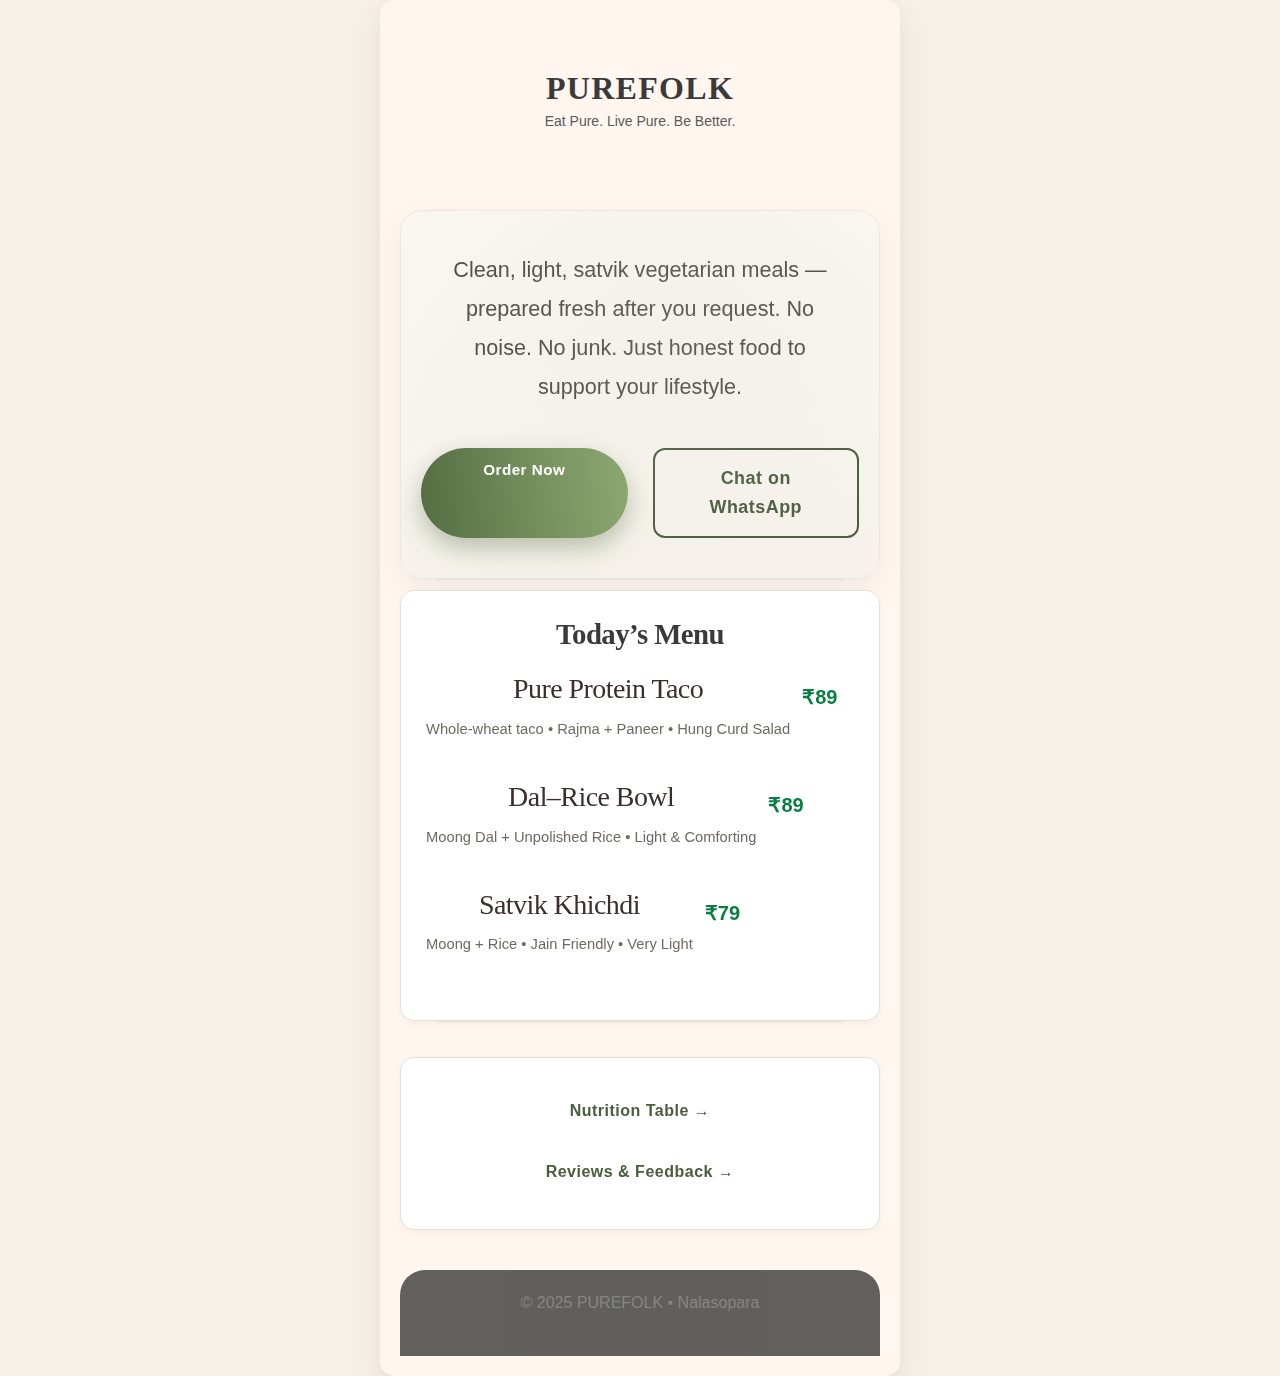
<file: Index.html>
<!DOCTYPE html>
<html lang="en">
<head>
    <meta charset="UTF-8">
    <meta name="viewport" content="width=device-width, initial-scale=1.0">
    <title>PUREFOLK | Eat Pure. Live Pure.</title>
    <link rel="stylesheet" href="style.css">
</head>

<body>

<div class="container">

    <header class="header">
        <h1>PUREFOLK</h1>
        <p class="subtitle">Eat Pure. Live Pure. Be Better.</p>
    </header>

    <section class="hero">
        <p class="hero-line">
            Clean, light, satvik vegetarian meals — prepared fresh after you request.  
            No noise. No junk. Just honest food to support your lifestyle.
        </p>

        <div class="two-buttons">
            <a href="https://tally.so/r/obbJBN" target="_blank" class="btn primary">Order Now</a>
            <a href="https://wa.me/918010342375" target="_blank" class="btn outline">Chat on WhatsApp</a>
        </div>
    </section>

    <div class="divider"></div>

    <section class="menu">
        <h2 class="section-title">Today’s Menu</h2>

        <div class="menu-item">
            <div>
                <h3>Pure Protein Taco</h3>
                <p class="desc">Whole-wheat taco • Rajma + Paneer • Hung Curd Salad</p>
            </div>
            <span class="price">₹89</span>
        </div>

        <div class="menu-item">
            <div>
                <h3>Dal–Rice Bowl</h3>
                <p class="desc">Moong Dal + Unpolished Rice • Light & Comforting</p>
            </div>
            <span class="price">₹89</span>
        </div>

        <div class="menu-item">
            <div>
                <h3>Satvik Khichdi</h3>
                <p class="desc">Moong + Rice • Jain Friendly • Very Light</p>
            </div>
            <span class="price">₹79</span>
        </div>
    </section>

    <div class="divider"></div>

    <section class="links">
        <a href="nutrition.html" class="link">Nutrition Table →</a>
        <a href="reviews.html" class="link">Reviews & Feedback →</a>
    </section>

    <footer class="footer">
        <p>© 2025 PUREFOLK • Nalasopara</p>
    </footer>

</div>

</body>
</html>
</file>
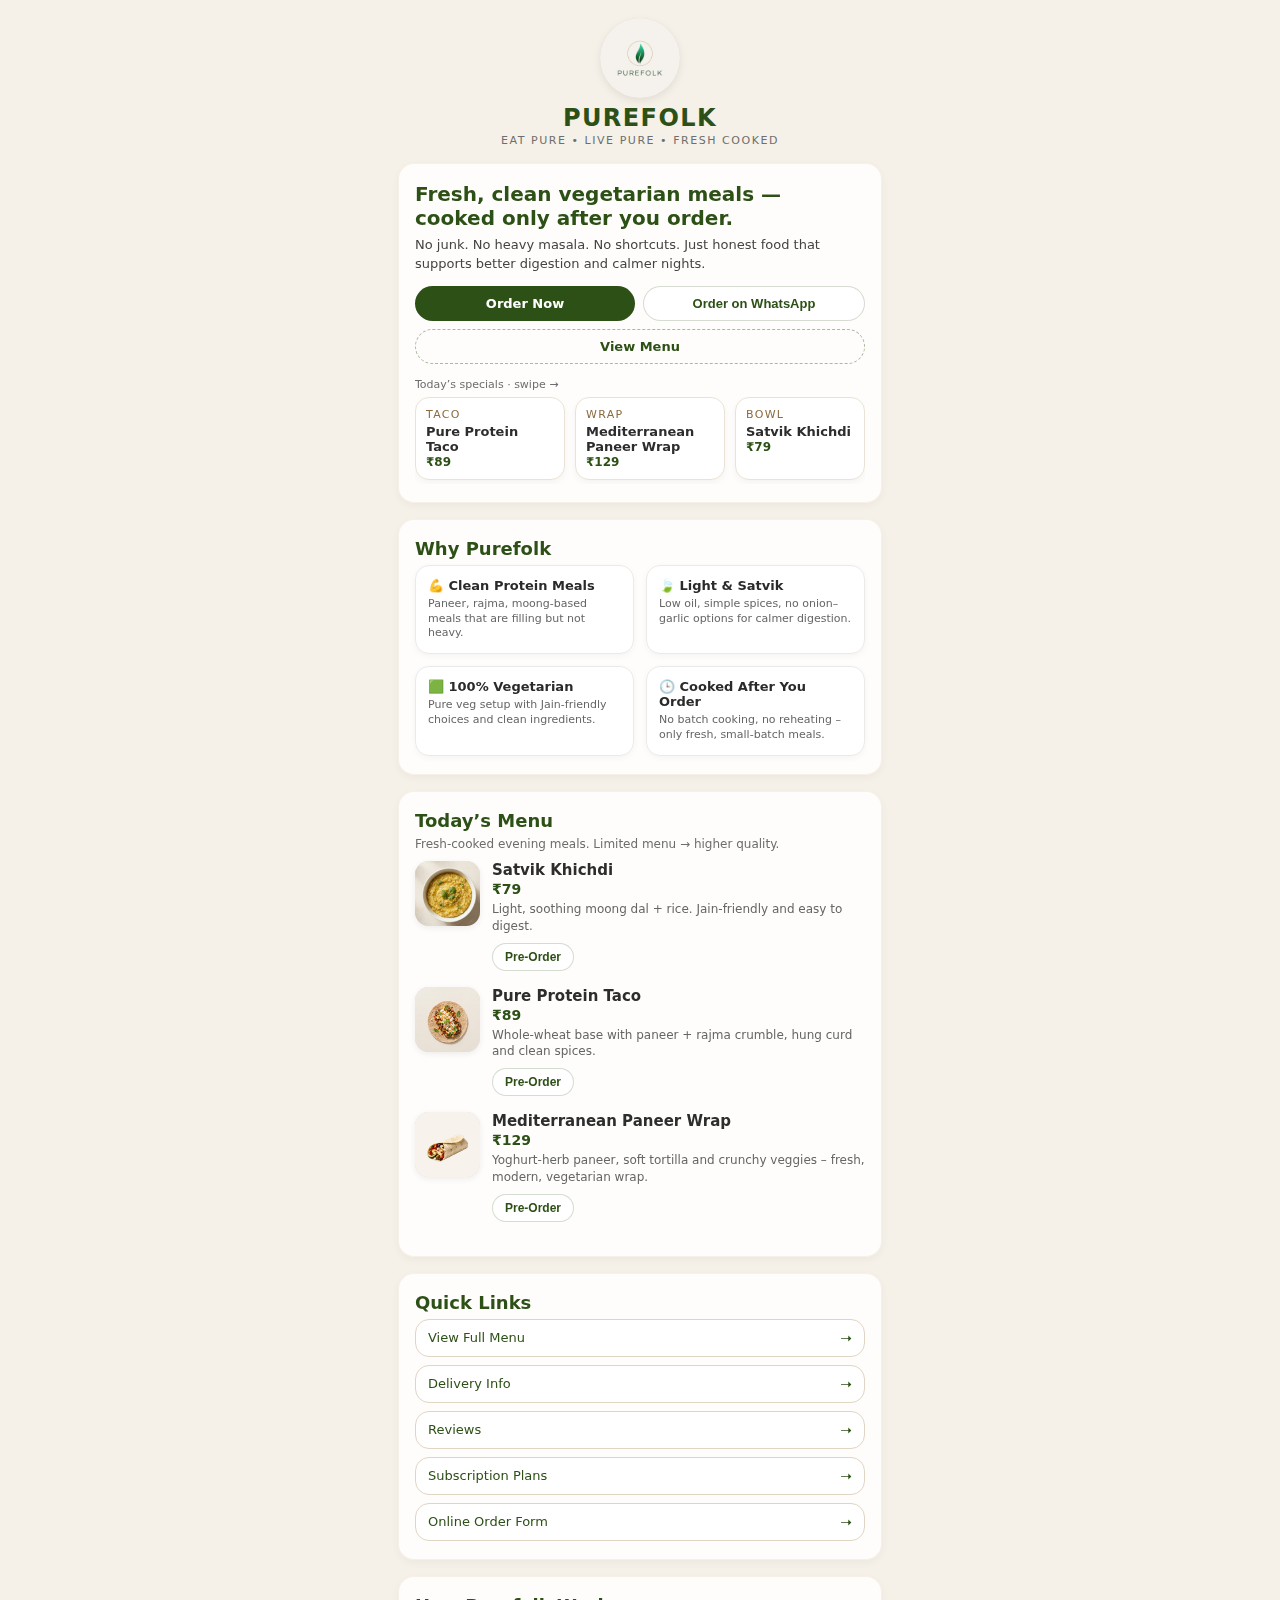
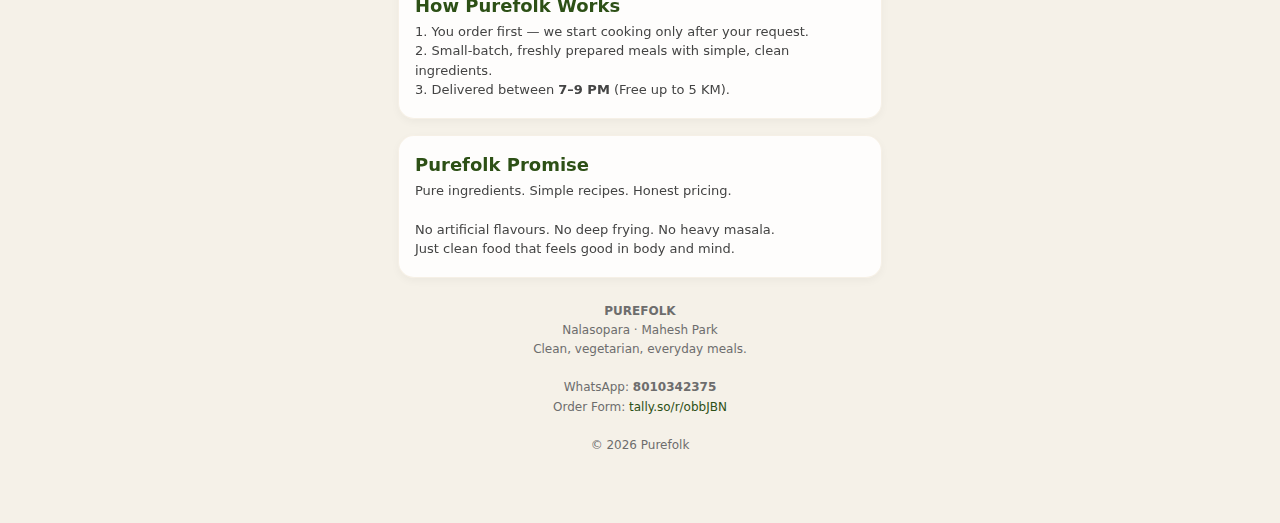
<file: index.html>
<!DOCTYPE html>
<html lang="en">
<head>
  <meta charset="UTF-8" />
  <meta name="viewport" content="width=device-width, initial-scale=1.0" />
  <title>Purefolk – Clean, Fresh, Pure Vegetarian Meals</title>

  <!-- SEO CORE -->
<link rel="canonical" href="https://purefolkin.github.io/" />
  
<meta name="robots" content="index, follow" />
  <meta name="description" content="Purefolk serves clean, fresh, vegetarian evening meals – satvik, high-protein, Jain-friendly, cooked only after you order. Delivery in Nalasopara / Mahesh Park." />

  <style>
    /* RESET */
    * {
      margin: 0;
      padding: 0;
      box-sizing: border-box;
    }

    body {
      font-family: system-ui, -apple-system, BlinkMacSystemFont, "Segoe UI", sans-serif;
      background: #F5F1E8;
      color: #2A2A2A;
      padding-bottom: 40px;
    }

    .container {
      max-width: 520px;
      margin: 0 auto;
      padding: 18px 18px 28px;
    }

    /* HEADER */
    header {
      text-align: center;
      margin-bottom: 8px;
    }

    .logo-wrap {
      width: 80px;
      height: 80px;
      border-radius: 50%;
      overflow: hidden;
      background: #E4D8C7;
      margin: 0 auto 6px;
      display: flex;
      align-items: center;
      justify-content: center;
      box-shadow: 0 3px 8px rgba(0, 0, 0, 0.08);
    }

    .logo-wrap img {
      width: 100%;
      height: 100%;
      object-fit: cover;
      display: block;
    }

    .brand {
      font-size: 24px;
      color: #2D5016;
      font-weight: 700;
      letter-spacing: 0.06em;
    }

    .tagline {
      font-size: 11px;
      color: #6E6E6E;
      text-transform: uppercase;
      letter-spacing: 0.14em;
      margin-top: 2px;
    }

    /* SECTIONS */
    section {
      background: #ffffffd9;
      backdrop-filter: blur(5px);
      padding: 18px 16px;
      border-radius: 16px;
      margin-top: 16px;
      border: 1px solid #eaddc566;
      box-shadow: 0 3px 8px rgba(0, 0, 0, 0.04);
    }

    section h2 {
      font-size: 18px;
      margin-bottom: 6px;
      color: #2D5016;
    }

    /* HERO */
    .hero-title {
      font-size: 20px;
      font-weight: 700;
      color: #2D5016;
      margin-bottom: 6px;
    }

    .hero-text {
      font-size: 13px;
      color: #444;
      line-height: 1.45;
      margin-bottom: 12px;
    }

    .hero-buttons {
      display: flex;
      flex-wrap: wrap;
      gap: 8px;
      margin-bottom: 14px;
    }

    .btn {
      display: inline-flex;
      align-items: center;
      justify-content: center;
      padding: 9px 16px;
      border-radius: 26px;
      text-decoration: none;
      font-size: 13px;
      font-weight: 600;
      cursor: pointer;
      border: none;
      white-space: nowrap;
      transition: 0.18s ease;
      flex: 1;
    }

    .btn-primary {
      background: #2D5016;
      color: #fff;
    }

    .btn-primary:active {
      transform: scale(0.97);
    }

    .btn-secondary {
      background: #ffffff;
      border: 1px solid #2D501633;
      color: #2D5016;
    }

    .btn-secondary:active {
      transform: scale(0.97);
    }

    .btn-tertiary {
      background: transparent;
      border: 1px dashed #2D501666;
      color: #2D5016;
      flex-basis: 100%;
    }

    .btn-tertiary:active {
      transform: scale(0.97);
    }

    /* HERO PREVIEW CARDS (TEXT ONLY) */
    .hero-menu-label {
      font-size: 11px;
      color: #6E6E6E;
      margin-bottom: 6px;
    }

    .hero-menu-scroll {
      display: flex;
      gap: 10px;
      overflow-x: auto;
      -webkit-overflow-scrolling: touch;
      padding-bottom: 4px;
    }

    .hero-menu-scroll::-webkit-scrollbar {
      height: 4px;
    }

    .hero-menu-scroll::-webkit-scrollbar-thumb {
      background: #d3c7b4;
      border-radius: 999px;
    }

    .hero-card {
      min-width: 130px;
      max-width: 150px;
      background: #fff;
      border-radius: 14px;
      padding: 10px;
      border: 1px solid #eae2d4;
      box-shadow: 0 3px 7px rgba(0, 0, 0, 0.04);
      flex-shrink: 0;
    }

    .hero-card-title {
      font-size: 11px;
      color: #8B6B3F;
      letter-spacing: 0.12em;
      text-transform: uppercase;
      margin-bottom: 3px;
    }

    .hero-card-name {
      font-size: 13px;
      font-weight: 600;
      color: #2D2D2D;
      margin-bottom: 1px;
    }

    .hero-card-price {
      font-size: 12px;
      font-weight: 600;
      color: #2D5016;
    }

    /* WHY PUREFOLK */
    .features {
      display: grid;
      grid-template-columns: 1fr 1fr;
      gap: 12px;
      margin-top: 4px;
    }

    .feature-card {
      background: #fff;
      border-radius: 14px;
      padding: 12px;
      border: 1px solid #eaeaea;
      box-shadow: 0 2px 6px rgba(0,0,0,0.04);
    }

    .feature-title {
      font-size: 13px;
      font-weight: 600;
      margin-bottom: 4px;
      color: #2A2A2A;
    }

    .feature-text {
      font-size: 11px;
      color: #666;
      line-height: 1.35;
    }

    /* TODAY'S MENU */
    .menu-item {
      display: flex;
      gap: 12px;
      margin-bottom: 16px;
    }

    .menu-thumb {
      width: 65px;
      height: 65px;
      border-radius: 14px;
      overflow: hidden;
      background: #ddd;
      flex-shrink: 0;
      box-shadow: 0 2px 6px rgba(0,0,0,0.07);
    }

    .menu-thumb img {
      width: 100%;
      height: 100%;
      object-fit: cover;
      display: block;
    }

    .menu-name {
      font-size: 15px;
      font-weight: 700;
      color: #2D2D2D;
    }

    .menu-price {
      font-size: 14px;
      font-weight: 600;
      color: #2D5016;
      margin-top: 2px;
    }

    .menu-desc {
      font-size: 12px;
      color: #666;
      margin: 4px 0 6px;
      line-height: 1.4;
    }

    .menu-actions .btn {
      padding: 6px 12px;
      font-size: 12px;
      margin-top: 2px;
      flex: 0 0 auto;
    }

    /* QUICK LINKS */
    .link-list {
      display: flex;
      flex-direction: column;
      gap: 8px;
      margin-top: 4px;
    }

    .link-btn {
      display: flex;
      justify-content: space-between;
      align-items: center;
      padding: 10px 12px;
      border-radius: 14px;
      background: #fff;
      border: 1px solid #e0d4c3;
      font-size: 13px;
      text-decoration: none;
      color: #2D5016;
    }

    .link-btn span:last-child {
      font-size: 14px;
    }

    /* FOOTER */
    footer {
      text-align: center;
      margin-top: 24px;
      font-size: 12px;
      color: #6D6D6D;
      line-height: 1.6;
    }

    footer a {
      color: #2D5016;
      text-decoration: none;
    }

    @media (max-width: 360px) {
      .hero-title {
        font-size: 18px;
      }
      .btn {
        font-size: 12px;
        padding: 8px 12px;
      }
    }
  </style>
</head>

<body>
  <div class="container">

    <!-- HEADER -->
    <header>
      <div class="logo-wrap">
        <img src="images/logo.png" alt="Purefolk logo">
      </div>
      <div class="brand">PUREFOLK</div>
      <div class="tagline">EAT PURE • LIVE PURE • FRESH COOKED</div>
    </header>

    <!-- HERO -->
    <section>
      <h1 class="hero-title">Fresh, clean vegetarian meals — cooked only after you order.</h1>
      <p class="hero-text">
        No junk. No heavy masala. No shortcuts. Just honest food that supports better digestion and calmer nights.
      </p>

      <!-- HERO BUTTONS -->
      <div class="hero-buttons">
        <!-- Order Now (Tally form) -->
        <a
          class="btn btn-primary"
          href="https://tally.so/r/obbJBN"
          target="_blank"
          rel="noopener noreferrer"
        >
          Order Now
        </a>

        <!-- Order on WhatsApp (UID) -->
        <button
          type="button"
          class="btn btn-secondary wa-order-btn"
          data-item="General Order"
        >
          Order on WhatsApp
        </button>

        <!-- Scroll to Menu -->
        <a class="btn btn-tertiary" href="#menu">View Menu</a>
      </div>

      <!-- HERO PREVIEW (TEXT CARDS) -->
      <div class="hero-menu-label">Today’s specials · swipe →</div>
      <div class="hero-menu-scroll">
        <div class="hero-card">
          <div class="hero-card-title">Taco</div>
          <div class="hero-card-name">Pure Protein Taco</div>
          <div class="hero-card-price">₹89</div>
        </div>
        <div class="hero-card">
          <div class="hero-card-title">Wrap</div>
          <div class="hero-card-name">Mediterranean Paneer Wrap</div>
          <div class="hero-card-price">₹129</div>
        </div>
        <div class="hero-card">
          <div class="hero-card-title">Bowl</div>
          <div class="hero-card-name">Satvik Khichdi</div>
          <div class="hero-card-price">₹79</div>
        </div>
      </div>
    </section>

    <!-- WHY PUREFOLK -->
    <section>
      <h2>Why Purefolk</h2>
      <div class="features">
        <div class="feature-card">
          <div class="feature-title">💪 Clean Protein Meals</div>
          <div class="feature-text">
            Paneer, rajma, moong-based meals that are filling but not heavy.
          </div>
        </div>

        <div class="feature-card">
          <div class="feature-title">🍃 Light & Satvik</div>
          <div class="feature-text">
            Low oil, simple spices, no onion–garlic options for calmer digestion.
          </div>
        </div>

        <div class="feature-card">
          <div class="feature-title">🟩 100% Vegetarian</div>
          <div class="feature-text">
            Pure veg setup with Jain-friendly choices and clean ingredients.
          </div>
        </div>

        <div class="feature-card">
          <div class="feature-title">🕒 Cooked After You Order</div>
          <div class="feature-text">
            No batch cooking, no reheating – only fresh, small-batch meals.
          </div>
        </div>
      </div>
    </section>

    <!-- TODAY'S MENU -->
    <section id="menu">
      <h2>Today’s Menu</h2>
      <p style="font-size:12px; color:#6D6D6D; margin-bottom:10px;">
        Fresh-cooked evening meals. Limited menu → higher quality.
      </p>

      <!-- KHICHDI -->
      <div class="menu-item">
        <div class="menu-thumb">
          <img src="images/menu-khichdi.webp" alt="Satvik Khichdi">
        </div>
        <div>
          <div class="menu-name">Satvik Khichdi</div>
          <div class="menu-price">₹79</div>
          <div class="menu-desc">
            Light, soothing moong dal + rice. Jain-friendly and easy to digest.
          </div>
          <div class="menu-actions">
            <button
              class="btn btn-secondary wa-order-btn"
              data-item="Satvik Khichdi"
            >
              Pre-Order
            </button>
          </div>
        </div>
      </div>

      <!-- TACO -->
      <div class="menu-item">
        <div class="menu-thumb">
          <img src="images/menu-taco.webp" alt="Pure Protein Taco">
        </div>
        <div>
          <div class="menu-name">Pure Protein Taco</div>
          <div class="menu-price">₹89</div>
          <div class="menu-desc">
            Whole-wheat base with paneer + rajma crumble, hung curd and clean spices.
          </div>
          <div class="menu-actions">
            <button
              class="btn btn-secondary wa-order-btn"
              data-item="Pure Protein Taco"
            >
              Pre-Order
            </button>
          </div>
        </div>
      </div>

      <!-- WRAP -->
      <div class="menu-item">
        <div class="menu-thumb">
          <img src="images/menu-wrap.webp" alt="Mediterranean Paneer Wrap">
        </div>
        <div>
          <div class="menu-name">Mediterranean Paneer Wrap</div>
          <div class="menu-price">₹129</div>
          <div class="menu-desc">
            Yoghurt-herb paneer, soft tortilla and crunchy veggies – fresh, modern, vegetarian wrap.
          </div>
          <div class="menu-actions">
            <button
              class="btn btn-secondary wa-order-btn"
              data-item="Mediterranean Paneer Wrap"
            >
              Pre-Order
            </button>
          </div>
        </div>
      </div>
    </section>

    <!-- QUICK LINKS -->
    <section>
      <h2>Quick Links</h2>
      <div class="link-list">
        <a class="link-btn" href="menu.html">
          <span>View Full Menu</span><span>➝</span>
        </a>
        <a class="link-btn" href="delivery.html">
          <span>Delivery Info</span><span>➝</span>
        </a>

<a class="link-btn" href="review.html">
    <span>Reviews</span><span>➝</span>
</a>
<a class="link-btn" href="subscription.html">
    <span>Subscription Plans</span><span>➝</span>
</a>

        <a
          class="link-btn"
          href="https://tally.so/r/obbJBN"
          target="_blank"
          rel="noopener noreferrer"
        >
          <span>Online Order Form</span><span>➝</span>
        </a>
      </div>
    </section>

    <!-- HOW IT WORKS -->
    <section>
      <h2>How Purefolk Works</h2>
      <p style="font-size:13px; color:#444; line-height:1.5;">
        1. You order first — we start cooking only after your request.<br>
        2. Small-batch, freshly prepared meals with simple, clean ingredients.<br>
        3. Delivered between <strong>7–9 PM</strong> (Free up to 5 KM).
      </p>
    </section>

    <!-- PUREFOLK PROMISE -->
    <section>
      <h2>Purefolk Promise</h2>
      <p style="font-size:13px; color:#444; line-height:1.5;">
        Pure ingredients. Simple recipes. Honest pricing.<br><br>
        No artificial flavours. No deep frying. No heavy masala.<br>
        Just clean food that feels good in body and mind.
      </p>
    </section>

    <!-- FOOTER -->
    <footer>
      <strong>PUREFOLK</strong><br>
      Nalasopara · Mahesh Park<br>
      Clean, vegetarian, everyday meals.<br><br>
      WhatsApp: <strong>8010342375</strong><br>
      Order Form: <a href="https://tally.so/r/obbJBN">tally.so/r/obbJBN</a><br><br>
      © 2026 Purefolk
    </footer>

  </div>

  <!-- WHATSAPP ORDER SCRIPT (UID SYSTEM) -->
  <script>
    const PUREFOLK_WHATSAPP = "918010342375";

    function generateOrderId() {
      const now = new Date();
      const yy = String(now.getFullYear()).slice(-2);
      const mm = String(now.getMonth() + 1).padStart(2, "0");
      const dd = String(now.getDate()).padStart(2, "0");
      const hh = String(now.getHours()).padStart(2, "0");
      const min = String(now.getMinutes()).padStart(2, "0");
      const ss = String(now.getSeconds()).padStart(2, "0");
      return `PF-${yy}${mm}${dd}-${hh}${min}${ss}`;
    }

    function openWhatsApp(itemName) {
      const orderId = generateOrderId();

      const msg = [
        "Namaste Purefolk 👋",
        "",
        "I'd like to place an order:",
        "",
        `Order ID: ${orderId}`,
        `Item: ${itemName}`,
        "Qty: 1",
        "",
        "Name:",
        "Address:",
        "Area (Nalasopara / Mahesh Park):",
        "Landmark:",
        "Delivery Time: 7–9 PM",
        "Jain Option: Yes / No",
        "Notes:",
        "Payment Mode: Cash / UPI"
      ].join("\n");

      window.location.href = `https://wa.me/${PUREFOLK_WHATSAPP}?text=${encodeURIComponent(msg)}`;
    }

    document.addEventListener("DOMContentLoaded", () => {
      document.querySelectorAll(".wa-order-btn").forEach(btn => {
        btn.addEventListener("click", () => {
          const item = btn.getAttribute("data-item") || "General Order";
          openWhatsApp(item);
        });
      });
    });
  </script>
</body>
  </html>
</file>
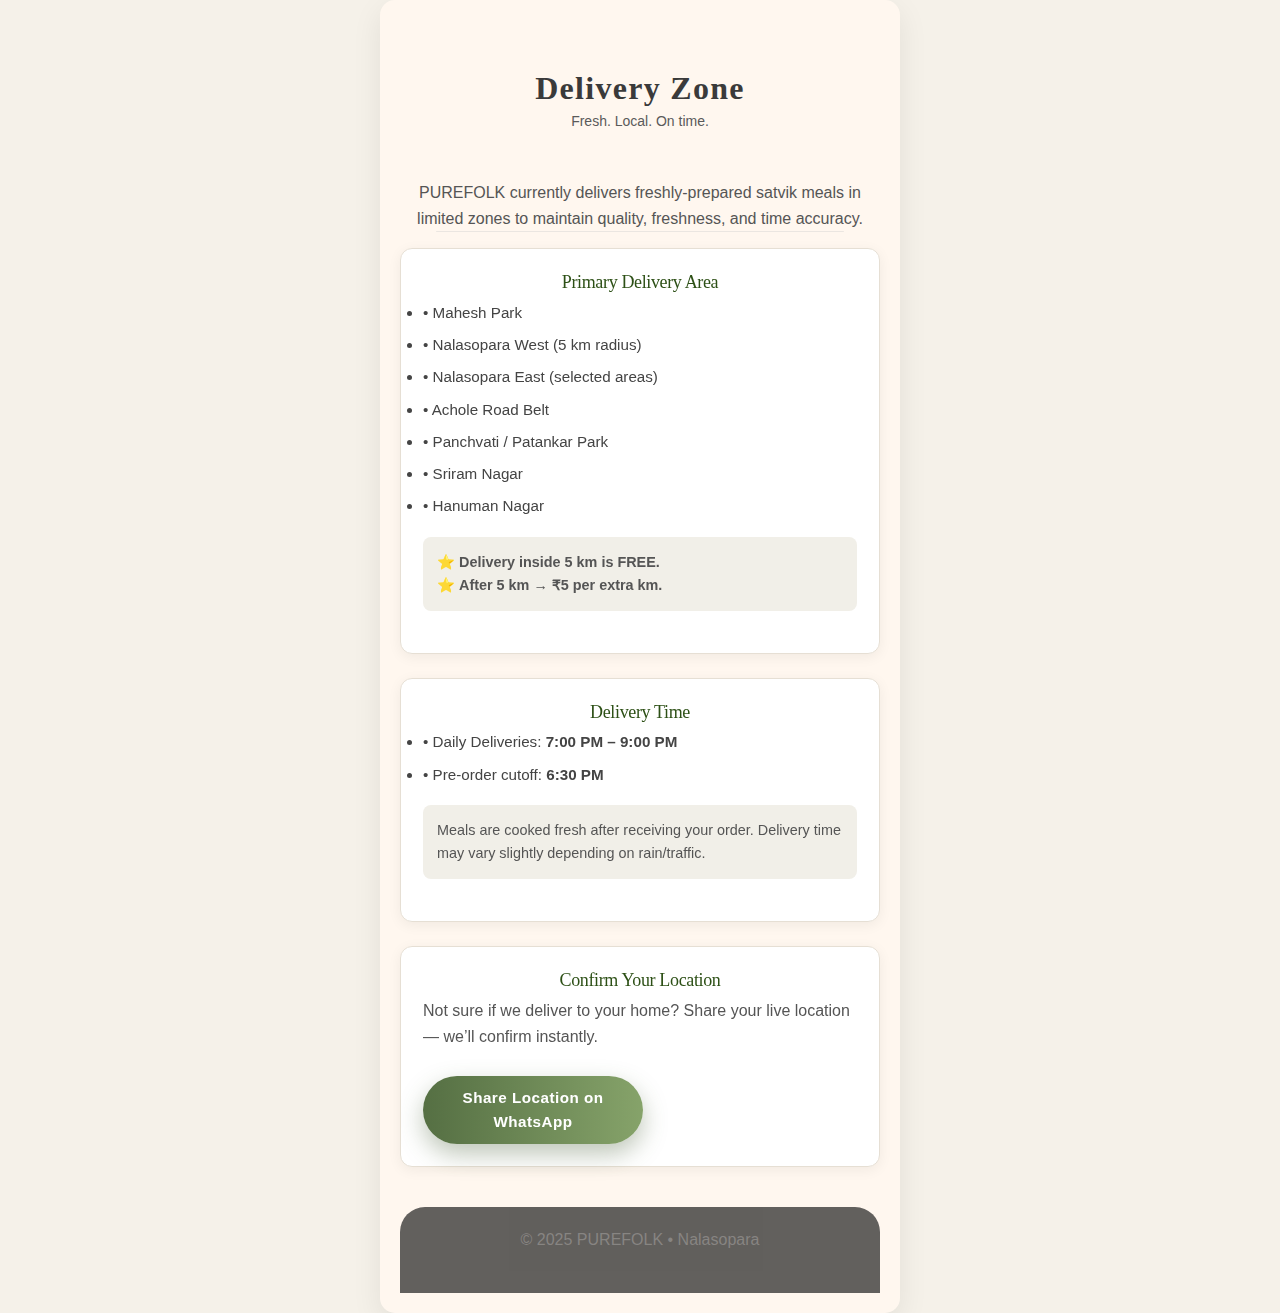
<file: Delivery.html>
<!DOCTYPE html>
<html lang="en">
<head>
    <meta charset="UTF-8">
    <meta name="viewport" content="width=device-width, initial-scale=1.0">
    <title>Delivery Zone • PUREFOLK</title>
    <link rel="stylesheet" href="style.css">

    <style>
        .zone-box {
            background: #fff;
            padding: 22px;
            border-radius: 12px;
            box-shadow: 0 3px 14px rgba(0,0,0,0.06);
            margin-bottom: 24px;
        }

        .zone-list li {
            margin-bottom: 8px;
            font-size: 0.95rem;
            color: #444;
        }

        .section-subtitle {
            text-align:center;
            color:#6b705c;
            margin-top:-10px;
        }

        .note {
            background:#f1efe8;
            padding:14px;
            border-radius:8px;
            margin-top:18px;
            font-size:0.9rem;
            color:#555;
        }
    </style>
</head>

<body>

<div class="container">

    <header class="header">
        <h1>Delivery Zone</h1>
        <p class="section-subtitle">Fresh. Local. On time.</p>
    </header>

    <p style="text-align:center; color:#555; max-width:550px; margin:auto;">
        PUREFOLK currently delivers freshly-prepared satvik meals in limited zones  
        to maintain quality, freshness, and time accuracy.
    </p>

    <div class="divider"></div>

    <section class="zone-box">
        <h2 style="margin-top:0;">Primary Delivery Area</h2>
        <ul class="zone-list">
            <li>• Mahesh Park</li>
            <li>• Nalasopara West (5 km radius)</li>
            <li>• Nalasopara East (selected areas)</li>
            <li>• Achole Road Belt</li>
            <li>• Panchvati / Patankar Park</li>
            <li>• Sriram Nagar</li>
            <li>• Hanuman Nagar</li>
        </ul>
        <p class="note">
            ⭐ <strong>Delivery inside 5 km is FREE.</strong><br>
            ⭐ <strong>After 5 km → ₹5 per extra km.</strong>
        </p>
    </section>

    <section class="zone-box">
        <h2 style="margin-top:0;">Delivery Time</h2>
        <ul class="zone-list">
            <li>• Daily Deliveries: <strong>7:00 PM – 9:00 PM</strong></li>
            <li>• Pre-order cutoff: <strong>6:30 PM</strong></li>
        </ul>
        <p class="note">
            Meals are cooked fresh after receiving your order.  
            Delivery time may vary slightly depending on rain/traffic.
        </p>
    </section>

    <section class="zone-box">
        <h2 style="margin-top:0;">Confirm Your Location</h2>
        <p style="color:#555; margin-bottom:16px;">
            Not sure if we deliver to your home?  
            Share your live location — we’ll confirm instantly.
        </p>
        <a href="https://wa.me/918010342375?text=Hi%20PUREFOLK%2C%20please%20check%20if%20my%20location%20is%20within%20your%20delivery%20zone."
           class="btn primary" 
           target="_blank">Share Location on WhatsApp</a>
    </section>

    <footer class="footer">
        <p>© 2025 PUREFOLK • Nalasopara</p>
    </footer>

</div>

</body>
</html>
</file>
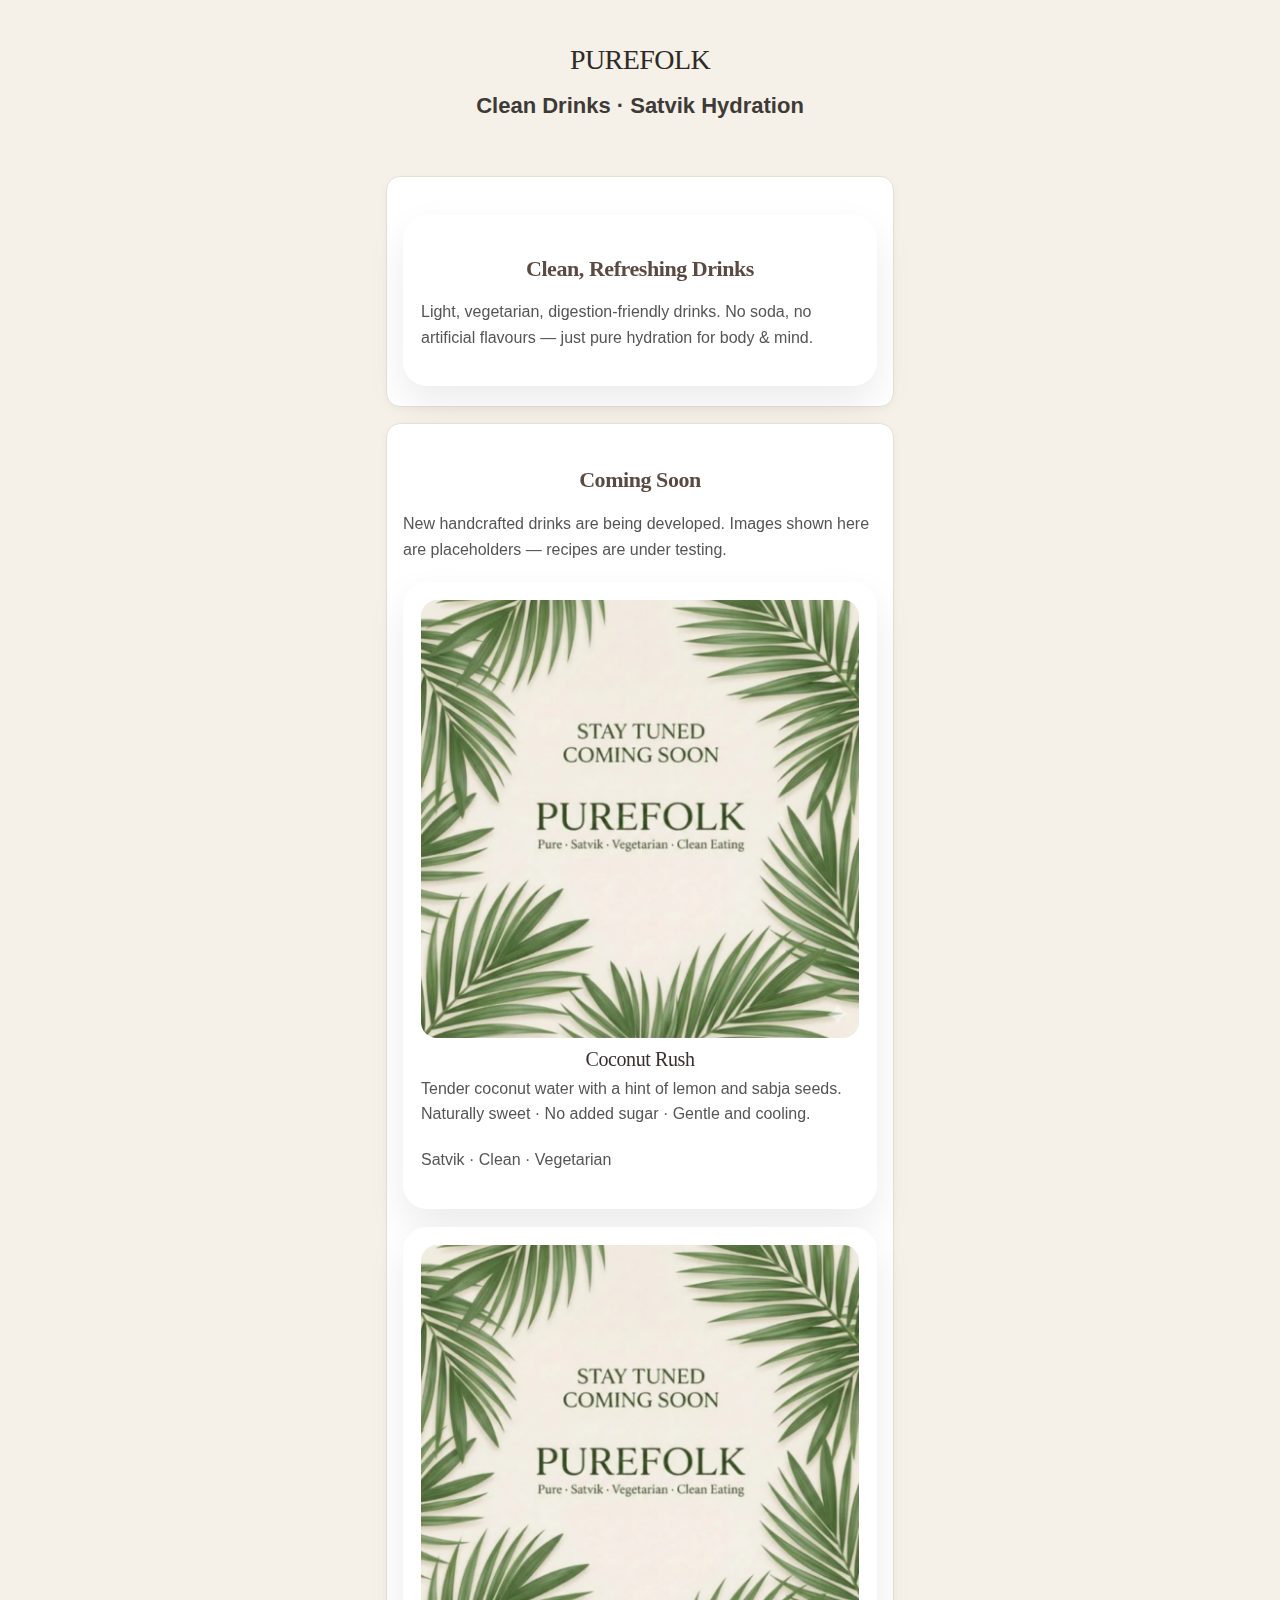
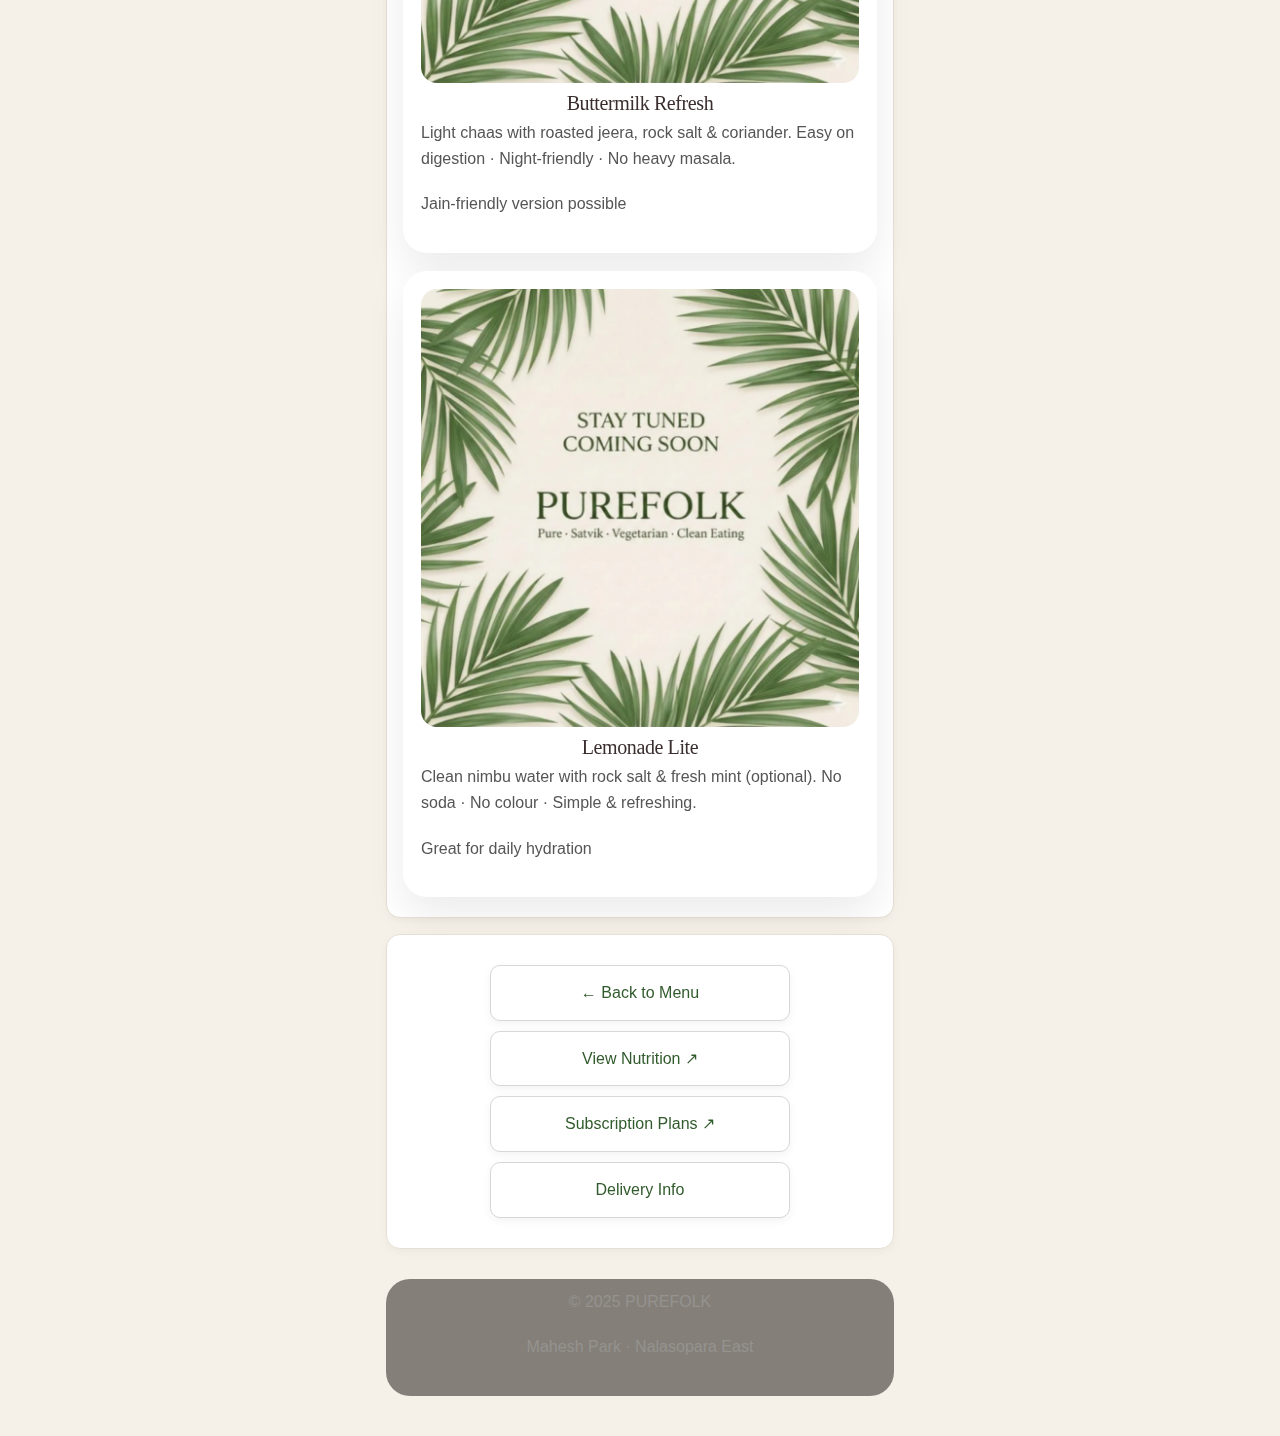
<file: drink.html>
<!DOCTYPE html>
<html lang="en">
<head>
  <meta charset="UTF-8" />
  <meta name="viewport" content="width=device-width, initial-scale=1.0" />
  <title>PUREFOLK | Clean Drinks & Hydration</title>
  <link rel="stylesheet" href="style.css" />
  <link rel="icon" type="image/png" href="images/logo.png" />
</head>

<body class="pf-page">
  <!-- HEADER -->
  <header class="pf-header">
    <h1 class="pf-logo">PUREFOLK</h1>
    <p class="pf-subtitle">Clean Drinks · Satvik Hydration</p>
  </header>

  <main class="pf-main">

    <!-- INTRO -->
    <section class="pf-section">
      <div class="pf-card pf-card-intro">
        <h2 class="pf-section-title">Clean, Refreshing Drinks</h2>
        <p class="pf-section-text">
          Light, vegetarian, digestion-friendly drinks.  
          No soda, no artificial flavours — just pure hydration for body & mind.
        </p>
      </div>
    </section>

    <!-- COMING SOON -->
    <section class="pf-section">
      <h2 class="pf-section-title">Coming Soon</h2>
      <p class="pf-section-text">
        New handcrafted drinks are being developed.  
        Images shown here are placeholders — recipes are under testing.
      </p>

      <!-- DRINK 1 -->
      <article class="pf-card pf-card-coming">
        <img src="images/coming-soon.webp" alt="Coconut Rush coming soon" class="pf-card-image" />
        <div class="pf-card-body">
          <h3 class="pf-card-title">Coconut Rush</h3>
          <p class="pf-card-text">
            Tender coconut water with a hint of lemon and sabja seeds.  
            Naturally sweet · No added sugar · Gentle and cooling.
          </p>
          <p class="pf-card-note">Satvik · Clean · Vegetarian</p>
        </div>
      </article>

      <!-- DRINK 2 -->
      <article class="pf-card pf-card-coming">
        <img src="images/coming-soon.webp" alt="Buttermilk Refresh coming soon" class="pf-card-image" />
        <div class="pf-card-body">
          <h3 class="pf-card-title">Buttermilk Refresh</h3>
          <p class="pf-card-text">
            Light chaas with roasted jeera, rock salt & coriander.  
            Easy on digestion · Night-friendly · No heavy masala.
          </p>
          <p class="pf-card-note">Jain-friendly version possible</p>
        </div>
      </article>

      <!-- DRINK 3 -->
      <article class="pf-card pf-card-coming">
        <img src="images/coming-soon.webp" alt="Lemonade Lite coming soon" class="pf-card-image" />
        <div class="pf-card-body">
          <h3 class="pf-card-title">Lemonade Lite</h3>
          <p class="pf-card-text">
            Clean nimbu water with rock salt & fresh mint (optional).  
            No soda · No colour · Simple & refreshing.
          </p>
          <p class="pf-card-note">Great for daily hydration</p>
        </div>
      </article>
    </section>

    <!-- FOOT LINKS -->
    <section class="pf-section pf-link-section">
      <div class="pf-link-group">
        <a href="menu.html" class="pf-link-btn pf-link-secondary">← Back to Menu</a>
        <a href="nutrition.html" class="pf-link-btn">View Nutrition ↗</a>
        <a href="subscription.html" class="pf-link-btn">Subscription Plans ↗</a>
        <a href="delivery.html" class="pf-link-btn pf-link-secondary">Delivery Info</a>
      </div>
    </section>
  </main>

  <!-- FOOTER -->
  <footer class="pf-footer">
    <p>© 2025 PUREFOLK</p>
    <p>Mahesh Park · Nalasopara East</p>
  </footer>
</body>
</html>
</file>
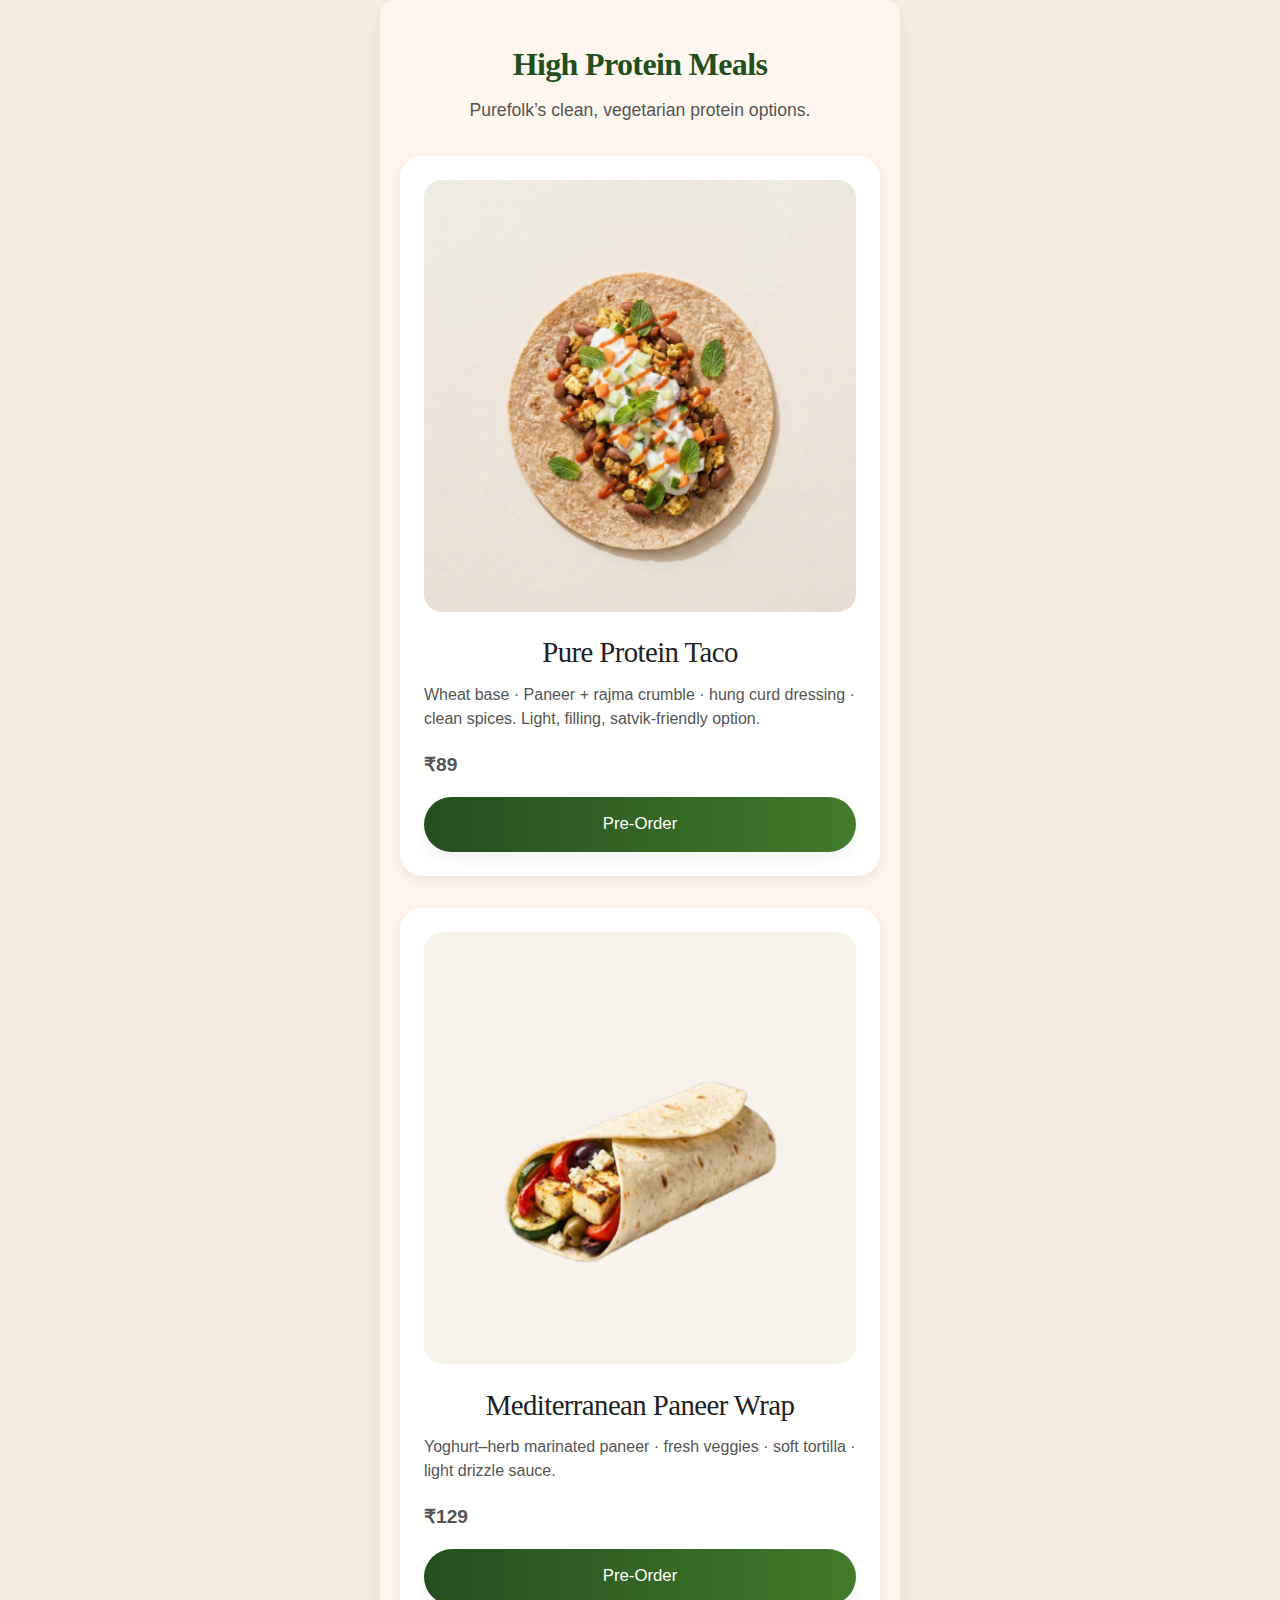
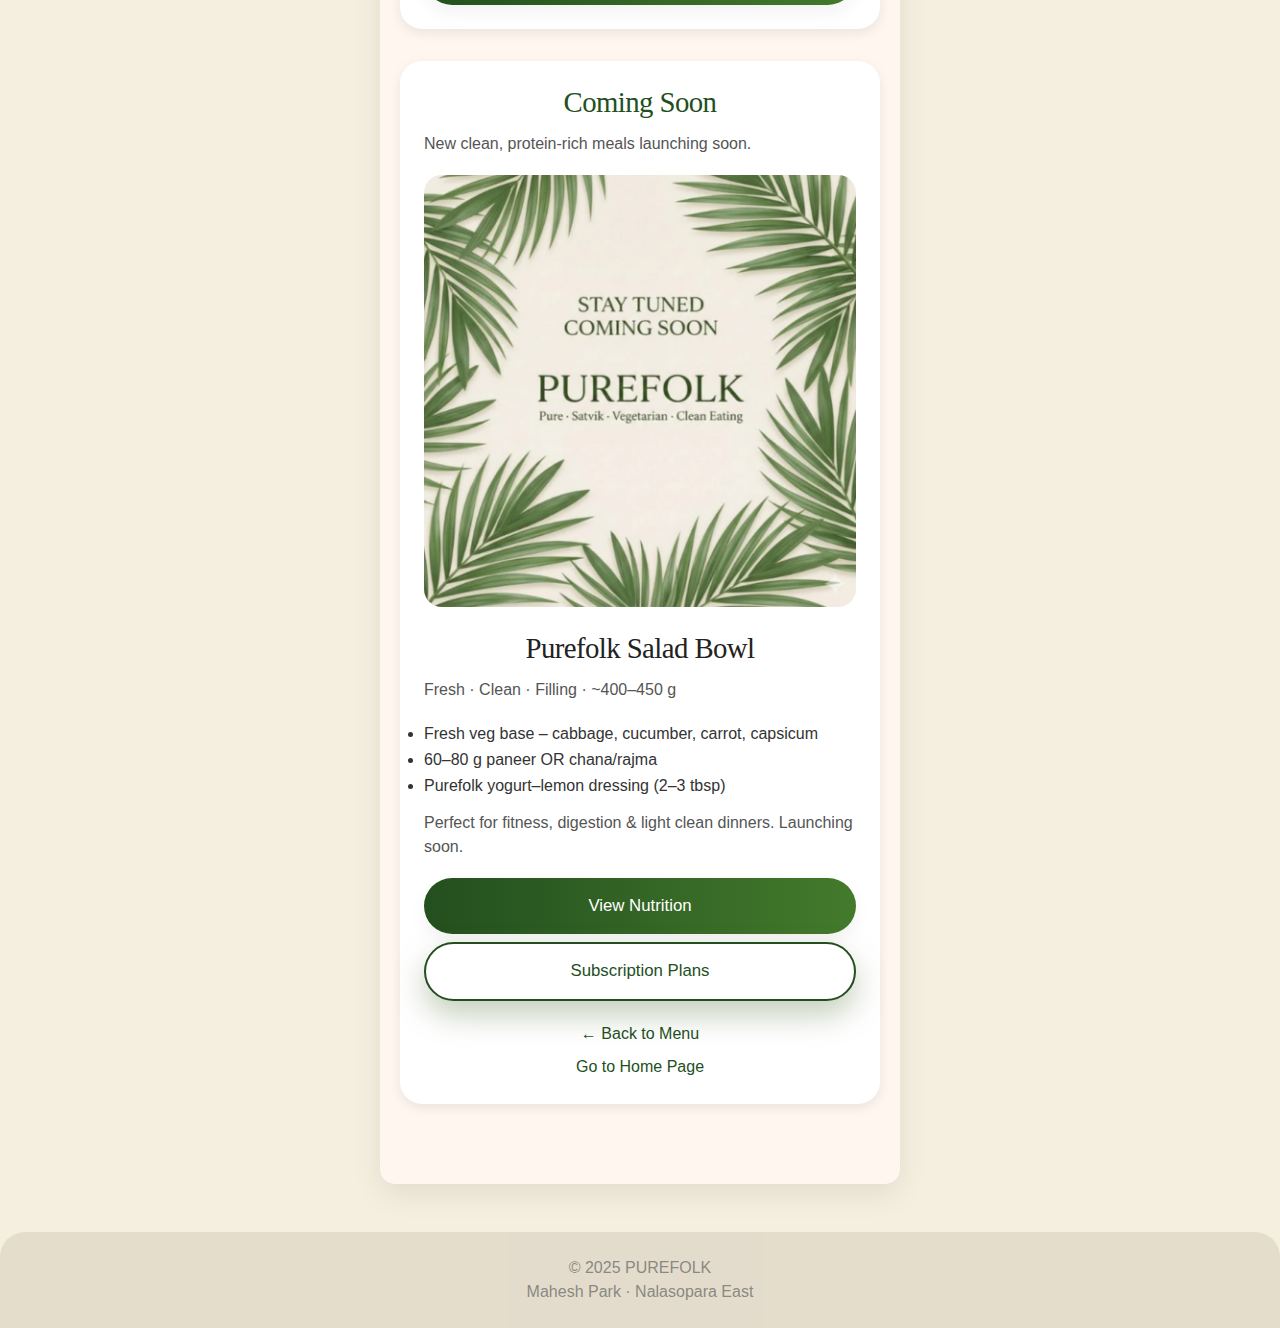
<file: high-protein.html>
<!DOCTYPE html>
<html lang="en">
<head>
    <meta charset="UTF-8">
    <meta name="viewport" content="width=device-width, initial-scale=1.0">
    <title>High Protein Meals | PUREFOLK</title>
    <link rel="stylesheet" href="style.css">

    <style>
        body {
            background: #F5EFDF;
            margin: 0;
            font-family: system-ui, sans-serif;
            color: #333;
        }

        .container {
            width: 92%;
            margin: auto;
            padding-bottom: 3rem;
        }

        /* Section Titles */
        .pf-title-center {
            text-align: center;
            font-size: 2rem;
            font-weight: 700;
            margin-top: 1.5rem;
            color: #234f1e;
        }

        .pf-sub {
            text-align: center;
            margin-bottom: 2rem;
            font-size: 1.1rem;
        }

        /* Product Card */
        .pf-card {
            background: #fff;
            border-radius: 22px;
            padding: 1.5rem;
            margin-bottom: 2rem;
            box-shadow: 0 4px 12px rgba(0,0,0,0.08);
        }

        .pf-card img {
            width: 100%;
            border-radius: 18px;
            margin-bottom: 1rem;
        }

        .pf-card h2 {
            font-size: 1.8rem;
            margin: 0;
            color: #222;
            line-height: 1.2;
        }

        .pf-desc {
            margin: 0.8rem 0 1.2rem 0;
            line-height: 1.5;
        }

        .pf-price {
            font-size: 1.2rem;
            font-weight: 650;
            margin-bottom: 1rem;
        }

        /* Buttons */
        .pf-btn {
            display: block;
            text-align: center;
            padding: 0.9rem;
            font-size: 1.05rem;
            border-radius: 50px;
            text-decoration: none;
            margin-top: 0.5rem;
        }

        .pf-btn-primary {
            background: linear-gradient(to right, #234f1e, #437a2c);
            color: white;
        }

        .pf-btn-outline {
            background: white;
            border: 2px solid #234f1e;
            color: #234f1e;
        }

        /* Coming Soon */
        .coming-img {
            width: 100%;
            border-radius: 18px;
            margin-bottom: 1.5rem;
        }

        .pf-link-group {
            margin-top: 1.2rem;
            display: flex;
            flex-direction: column;
            gap: 0.5rem;
        }

        .pf-link {
            text-align: center;
            text-decoration: none;
            color: #234f1e;
            font-size: 1rem;
        }

        /* Footer */
        footer {
            margin-top: 3rem;
            background: #D8D1C0;
            padding: 1.5rem;
            text-align: center;
            font-size: 1rem;
            color: #444;
        }
    </style>
</head>

<body>

<div class="container">

    <h1 class="pf-title-center">High Protein Meals</h1>
    <p class="pf-sub">Purefolk’s clean, vegetarian protein options.</p>

    <!-- CARD 1 -->
    <div class="pf-card">
        <img src="images/menu-taco.webp" alt="Pure Protein Taco">
        <h2>Pure Protein Taco</h2>
        <p class="pf-desc">
            Wheat base · Paneer + rajma crumble · hung curd dressing · clean spices.  
            Light, filling, satvik-friendly option.
        </p>
        <p class="pf-price">₹89</p>
        <a class="pf-btn pf-btn-primary" href="#">Pre-Order</a>
    </div>

    <!-- CARD 2 -->
    <div class="pf-card">
        <img src="images/menu-wrap.webp" alt="Mediterranean Paneer Wrap">
        <h2>Mediterranean Paneer Wrap</h2>
        <p class="pf-desc">
            Yoghurt–herb marinated paneer · fresh veggies · soft tortilla · light drizzle sauce.
        </p>
        <p class="pf-price">₹129</p>
        <a class="pf-btn pf-btn-primary" href="#">Pre-Order</a>
    </div>

    <!-- COMING SOON -->
    <div class="pf-card">
        <h2 style="color:#234F1E;">Coming Soon</h2>

        <p class="pf-desc">New clean, protein-rich meals launching soon.</p>

        <img src="images/coming-soon.webp" class="coming-img">

        <h2>Purefolk Salad Bowl</h2>
        <p class="pf-desc">Fresh · Clean · Filling · ~400–450 g</p>

        <ul>
            <li>Fresh veg base – cabbage, cucumber, carrot, capsicum</li>
            <li>60–80 g paneer OR chana/rajma</li>
            <li>Purefolk yogurt–lemon dressing (2–3 tbsp)</li>
        </ul>

        <p class="pf-desc">
            Perfect for fitness, digestion & light clean dinners. Launching soon.
        </p>

        <a class="pf-btn pf-btn-primary" href="nutrition.html">View Nutrition</a>
        <a class="pf-btn pf-btn-outline" href="subscription.html">Subscription Plans</a>

        <div class="pf-link-group">
            <a class="pf-link" href="menu.html">← Back to Menu</a>
            <a class="pf-link" href="index.html">Go to Home Page</a>
        </div>
    </div>

</div>

<footer>
    © 2025 PUREFOLK <br>
    Mahesh Park · Nalasopara East
</footer>

</body>
</html>
</file>
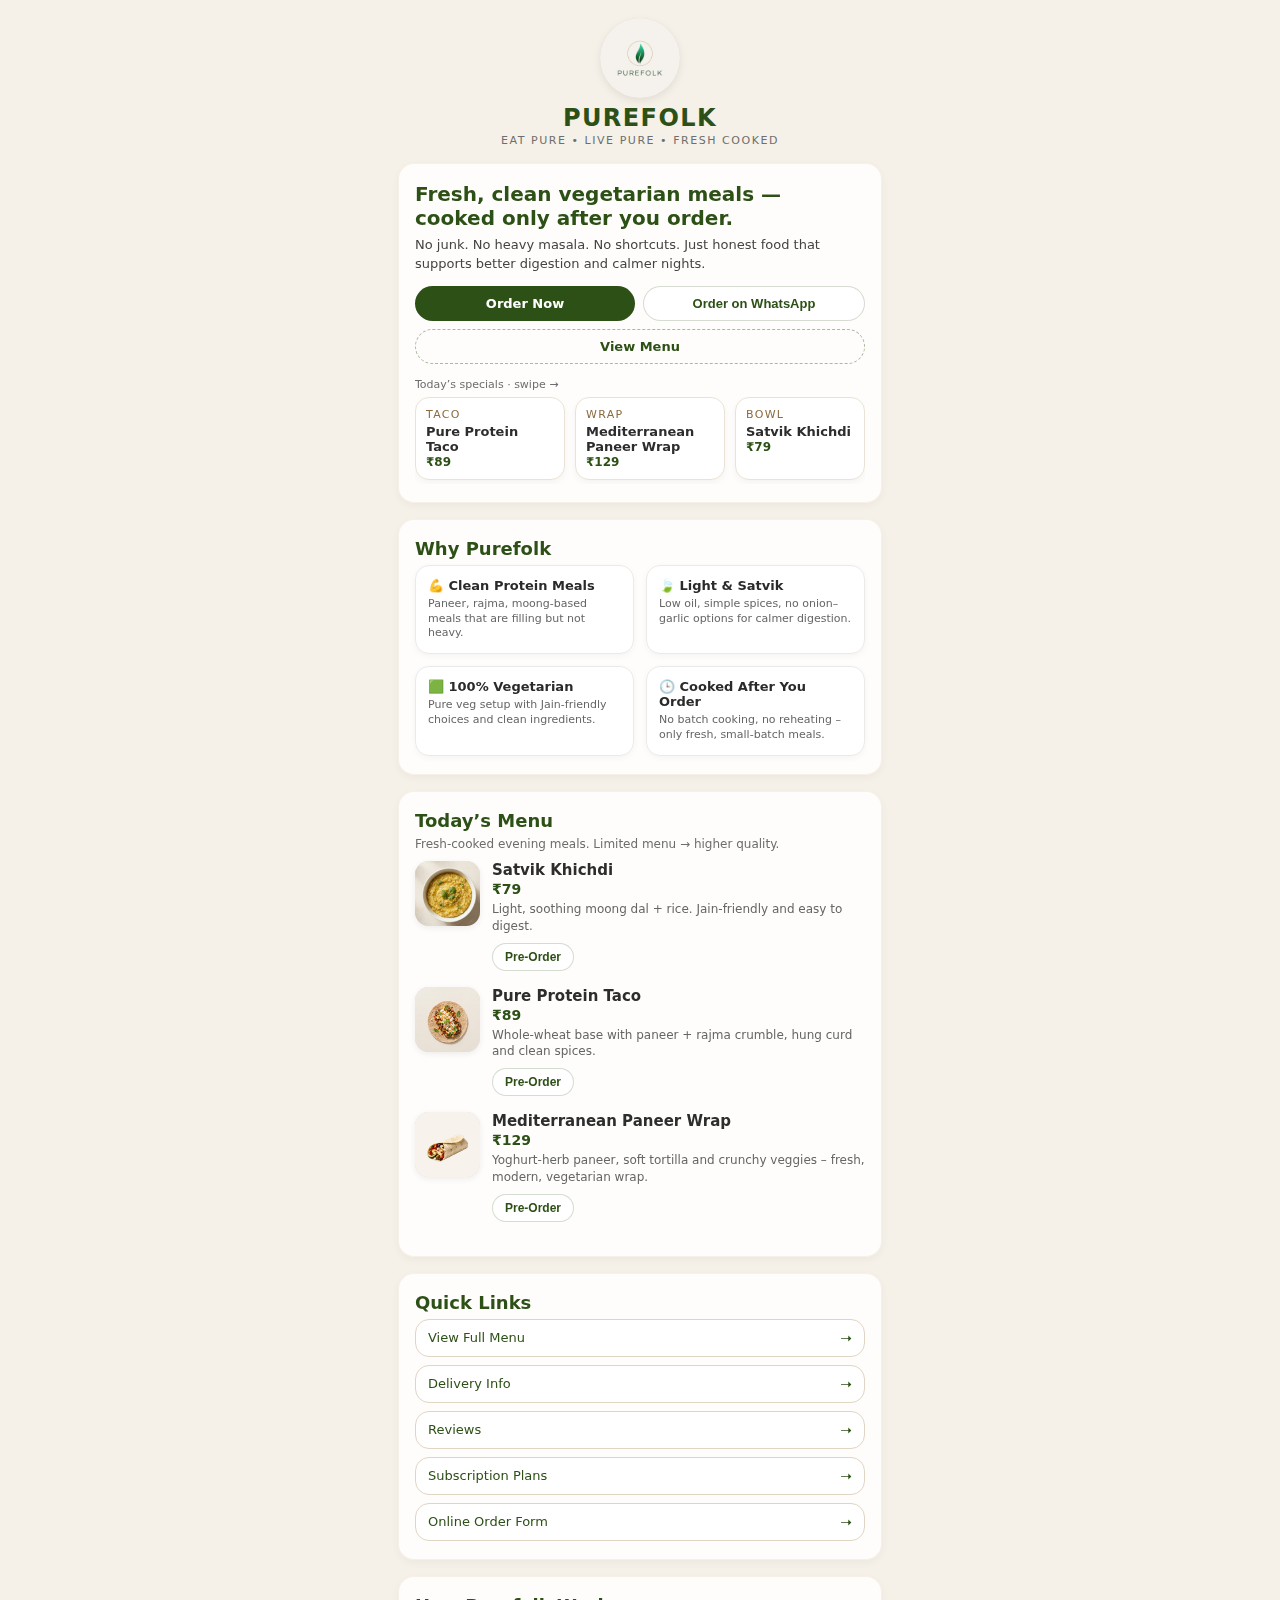
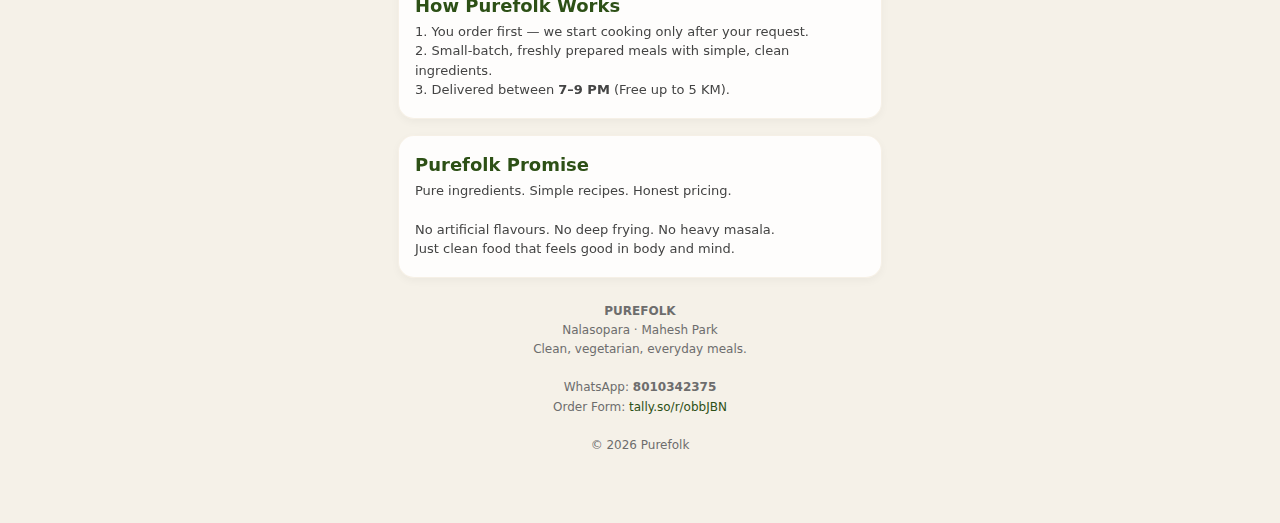
<file: home.html>
<!DOCTYPE html>
<html lang="en">
<head>
  <meta charset="UTF-8" />
  <meta name="viewport" content="width=device-width, initial-scale=1.0" />
  <title>Purefolk – Clean, Fresh, Pure Vegetarian Meals</title>

  <meta name="description" content="Purefolk serves clean, fresh, vegetarian evening meals – satvik, high-protein, Jain-friendly, cooked only after you order. Delivery in Nalasopara / Mahesh Park." />

  <style>
    /* RESET */
    * {
      margin: 0;
      padding: 0;
      box-sizing: border-box;
    }

    body {
      font-family: system-ui, -apple-system, BlinkMacSystemFont, "Segoe UI", sans-serif;
      background: #F5F1E8;
      color: #2A2A2A;
      padding-bottom: 40px;
    }

    .container {
      max-width: 520px;
      margin: 0 auto;
      padding: 18px 18px 28px;
    }

    /* HEADER */
    header {
      text-align: center;
      margin-bottom: 8px;
    }

    .logo-wrap {
      width: 80px;
      height: 80px;
      border-radius: 50%;
      overflow: hidden;
      background: #E4D8C7;
      margin: 0 auto 6px;
      display: flex;
      align-items: center;
      justify-content: center;
      box-shadow: 0 3px 8px rgba(0, 0, 0, 0.08);
    }

    .logo-wrap img {
      width: 100%;
      height: 100%;
      object-fit: cover;
      display: block;
    }

    .brand {
      font-size: 24px;
      color: #2D5016;
      font-weight: 700;
      letter-spacing: 0.06em;
    }

    .tagline {
      font-size: 11px;
      color: #6E6E6E;
      text-transform: uppercase;
      letter-spacing: 0.14em;
      margin-top: 2px;
    }

    /* SECTIONS */
    section {
      background: #ffffffd9;
      backdrop-filter: blur(5px);
      padding: 18px 16px;
      border-radius: 16px;
      margin-top: 16px;
      border: 1px solid #eaddc566;
      box-shadow: 0 3px 8px rgba(0, 0, 0, 0.04);
    }

    section h2 {
      font-size: 18px;
      margin-bottom: 6px;
      color: #2D5016;
    }

    /* HERO */
    .hero-title {
      font-size: 20px;
      font-weight: 700;
      color: #2D5016;
      margin-bottom: 6px;
    }

    .hero-text {
      font-size: 13px;
      color: #444;
      line-height: 1.45;
      margin-bottom: 12px;
    }

    .hero-buttons {
      display: flex;
      flex-wrap: wrap;
      gap: 8px;
      margin-bottom: 14px;
    }

    .btn {
      display: inline-flex;
      align-items: center;
      justify-content: center;
      padding: 9px 16px;
      border-radius: 26px;
      text-decoration: none;
      font-size: 13px;
      font-weight: 600;
      cursor: pointer;
      border: none;
      white-space: nowrap;
      transition: 0.18s ease;
      flex: 1;
    }

    .btn-primary {
      background: #2D5016;
      color: #fff;
    }

    .btn-primary:active {
      transform: scale(0.97);
    }

    .btn-secondary {
      background: #ffffff;
      border: 1px solid #2D501633;
      color: #2D5016;
    }

    .btn-secondary:active {
      transform: scale(0.97);
    }

    .btn-tertiary {
      background: transparent;
      border: 1px dashed #2D501666;
      color: #2D5016;
      flex-basis: 100%;
    }

    .btn-tertiary:active {
      transform: scale(0.97);
    }

    /* HERO PREVIEW CARDS (TEXT ONLY) */
    .hero-menu-label {
      font-size: 11px;
      color: #6E6E6E;
      margin-bottom: 6px;
    }

    .hero-menu-scroll {
      display: flex;
      gap: 10px;
      overflow-x: auto;
      -webkit-overflow-scrolling: touch;
      padding-bottom: 4px;
    }

    .hero-menu-scroll::-webkit-scrollbar {
      height: 4px;
    }

    .hero-menu-scroll::-webkit-scrollbar-thumb {
      background: #d3c7b4;
      border-radius: 999px;
    }

    .hero-card {
      min-width: 130px;
      max-width: 150px;
      background: #fff;
      border-radius: 14px;
      padding: 10px;
      border: 1px solid #eae2d4;
      box-shadow: 0 3px 7px rgba(0, 0, 0, 0.04);
      flex-shrink: 0;
    }

    .hero-card-title {
      font-size: 11px;
      color: #8B6B3F;
      letter-spacing: 0.12em;
      text-transform: uppercase;
      margin-bottom: 3px;
    }

    .hero-card-name {
      font-size: 13px;
      font-weight: 600;
      color: #2D2D2D;
      margin-bottom: 1px;
    }

    .hero-card-price {
      font-size: 12px;
      font-weight: 600;
      color: #2D5016;
    }

    /* WHY PUREFOLK */
    .features {
      display: grid;
      grid-template-columns: 1fr 1fr;
      gap: 12px;
      margin-top: 4px;
    }

    .feature-card {
      background: #fff;
      border-radius: 14px;
      padding: 12px;
      border: 1px solid #eaeaea;
      box-shadow: 0 2px 6px rgba(0,0,0,0.04);
    }

    .feature-title {
      font-size: 13px;
      font-weight: 600;
      margin-bottom: 4px;
      color: #2A2A2A;
    }

    .feature-text {
      font-size: 11px;
      color: #666;
      line-height: 1.35;
    }

    /* TODAY'S MENU */
    .menu-item {
      display: flex;
      gap: 12px;
      margin-bottom: 16px;
    }

    .menu-thumb {
      width: 65px;
      height: 65px;
      border-radius: 14px;
      overflow: hidden;
      background: #ddd;
      flex-shrink: 0;
      box-shadow: 0 2px 6px rgba(0,0,0,0.07);
    }

    .menu-thumb img {
      width: 100%;
      height: 100%;
      object-fit: cover;
      display: block;
    }

    .menu-name {
      font-size: 15px;
      font-weight: 700;
      color: #2D2D2D;
    }

    .menu-price {
      font-size: 14px;
      font-weight: 600;
      color: #2D5016;
      margin-top: 2px;
    }

    .menu-desc {
      font-size: 12px;
      color: #666;
      margin: 4px 0 6px;
      line-height: 1.4;
    }

    .menu-actions .btn {
      padding: 6px 12px;
      font-size: 12px;
      margin-top: 2px;
      flex: 0 0 auto;
    }

    /* QUICK LINKS */
    .link-list {
      display: flex;
      flex-direction: column;
      gap: 8px;
      margin-top: 4px;
    }

    .link-btn {
      display: flex;
      justify-content: space-between;
      align-items: center;
      padding: 10px 12px;
      border-radius: 14px;
      background: #fff;
      border: 1px solid #e0d4c3;
      font-size: 13px;
      text-decoration: none;
      color: #2D5016;
    }

    .link-btn span:last-child {
      font-size: 14px;
    }

    /* FOOTER */
    footer {
      text-align: center;
      margin-top: 24px;
      font-size: 12px;
      color: #6D6D6D;
      line-height: 1.6;
    }

    footer a {
      color: #2D5016;
      text-decoration: none;
    }

    @media (max-width: 360px) {
      .hero-title {
        font-size: 18px;
      }
      .btn {
        font-size: 12px;
        padding: 8px 12px;
      }
    }
  </style>
</head>

<body>
  <div class="container">

    <!-- HEADER -->
    <header>
      <div class="logo-wrap">
        <img src="images/logo.png" alt="Purefolk logo">
      </div>
      <div class="brand">PUREFOLK</div>
      <div class="tagline">EAT PURE • LIVE PURE • FRESH COOKED</div>
    </header>

    <!-- HERO -->
    <section>
      <h1 class="hero-title">Fresh, clean vegetarian meals — cooked only after you order.</h1>
      <p class="hero-text">
        No junk. No heavy masala. No shortcuts. Just honest food that supports better digestion and calmer nights.
      </p>

      <!-- HERO BUTTONS -->
      <div class="hero-buttons">
        <!-- Order Now (Tally form) -->
        <a
          class="btn btn-primary"
          href="https://tally.so/r/obbJBN"
          target="_blank"
          rel="noopener noreferrer"
        >
          Order Now
        </a>

        <!-- Order on WhatsApp (UID) -->
        <button
          type="button"
          class="btn btn-secondary wa-order-btn"
          data-item="General Order"
        >
          Order on WhatsApp
        </button>

        <!-- Scroll to Menu -->
        <a class="btn btn-tertiary" href="#menu">View Menu</a>
      </div>

      <!-- HERO PREVIEW (TEXT CARDS) -->
      <div class="hero-menu-label">Today’s specials · swipe →</div>
      <div class="hero-menu-scroll">
        <div class="hero-card">
          <div class="hero-card-title">Taco</div>
          <div class="hero-card-name">Pure Protein Taco</div>
          <div class="hero-card-price">₹89</div>
        </div>
        <div class="hero-card">
          <div class="hero-card-title">Wrap</div>
          <div class="hero-card-name">Mediterranean Paneer Wrap</div>
          <div class="hero-card-price">₹129</div>
        </div>
        <div class="hero-card">
          <div class="hero-card-title">Bowl</div>
          <div class="hero-card-name">Satvik Khichdi</div>
          <div class="hero-card-price">₹79</div>
        </div>
      </div>
    </section>

    <!-- WHY PUREFOLK -->
    <section>
      <h2>Why Purefolk</h2>
      <div class="features">
        <div class="feature-card">
          <div class="feature-title">💪 Clean Protein Meals</div>
          <div class="feature-text">
            Paneer, rajma, moong-based meals that are filling but not heavy.
          </div>
        </div>

        <div class="feature-card">
          <div class="feature-title">🍃 Light & Satvik</div>
          <div class="feature-text">
            Low oil, simple spices, no onion–garlic options for calmer digestion.
          </div>
        </div>

        <div class="feature-card">
          <div class="feature-title">🟩 100% Vegetarian</div>
          <div class="feature-text">
            Pure veg setup with Jain-friendly choices and clean ingredients.
          </div>
        </div>

        <div class="feature-card">
          <div class="feature-title">🕒 Cooked After You Order</div>
          <div class="feature-text">
            No batch cooking, no reheating – only fresh, small-batch meals.
          </div>
        </div>
      </div>
    </section>

    <!-- TODAY'S MENU -->
    <section id="menu">
      <h2>Today’s Menu</h2>
      <p style="font-size:12px; color:#6D6D6D; margin-bottom:10px;">
        Fresh-cooked evening meals. Limited menu → higher quality.
      </p>

      <!-- KHICHDI -->
      <div class="menu-item">
        <div class="menu-thumb">
          <img src="images/menu-khichdi.webp" alt="Satvik Khichdi">
        </div>
        <div>
          <div class="menu-name">Satvik Khichdi</div>
          <div class="menu-price">₹79</div>
          <div class="menu-desc">
            Light, soothing moong dal + rice. Jain-friendly and easy to digest.
          </div>
          <div class="menu-actions">
            <button
              class="btn btn-secondary wa-order-btn"
              data-item="Satvik Khichdi"
            >
              Pre-Order
            </button>
          </div>
        </div>
      </div>

      <!-- TACO -->
      <div class="menu-item">
        <div class="menu-thumb">
          <img src="images/menu-taco.webp" alt="Pure Protein Taco">
        </div>
        <div>
          <div class="menu-name">Pure Protein Taco</div>
          <div class="menu-price">₹89</div>
          <div class="menu-desc">
            Whole-wheat base with paneer + rajma crumble, hung curd and clean spices.
          </div>
          <div class="menu-actions">
            <button
              class="btn btn-secondary wa-order-btn"
              data-item="Pure Protein Taco"
            >
              Pre-Order
            </button>
          </div>
        </div>
      </div>

      <!-- WRAP -->
      <div class="menu-item">
        <div class="menu-thumb">
          <img src="images/menu-wrap.webp" alt="Mediterranean Paneer Wrap">
        </div>
        <div>
          <div class="menu-name">Mediterranean Paneer Wrap</div>
          <div class="menu-price">₹129</div>
          <div class="menu-desc">
            Yoghurt-herb paneer, soft tortilla and crunchy veggies – fresh, modern, vegetarian wrap.
          </div>
          <div class="menu-actions">
            <button
              class="btn btn-secondary wa-order-btn"
              data-item="Mediterranean Paneer Wrap"
            >
              Pre-Order
            </button>
          </div>
        </div>
      </div>
    </section>

    <!-- QUICK LINKS -->
    <section>
      <h2>Quick Links</h2>
      <div class="link-list">
        <a class="link-btn" href="menu.html">
          <span>View Full Menu</span><span>➝</span>
        </a>
        <a class="link-btn" href="delivery.html">
          <span>Delivery Info</span><span>➝</span>
        </a>

<a class="link-btn" href="review.html">
    <span>Reviews</span><span>➝</span>
</a>
<a class="link-btn" href="subscription.html">
    <span>Subscription Plans</span><span>➝</span>
</a>

        <a
          class="link-btn"
          href="https://tally.so/r/obbJBN"
          target="_blank"
          rel="noopener noreferrer"
        >
          <span>Online Order Form</span><span>➝</span>
        </a>
      </div>
    </section>

    <!-- HOW IT WORKS -->
    <section>
      <h2>How Purefolk Works</h2>
      <p style="font-size:13px; color:#444; line-height:1.5;">
        1. You order first — we start cooking only after your request.<br>
        2. Small-batch, freshly prepared meals with simple, clean ingredients.<br>
        3. Delivered between <strong>7–9 PM</strong> (Free up to 5 KM).
      </p>
    </section>

    <!-- PUREFOLK PROMISE -->
    <section>
      <h2>Purefolk Promise</h2>
      <p style="font-size:13px; color:#444; line-height:1.5;">
        Pure ingredients. Simple recipes. Honest pricing.<br><br>
        No artificial flavours. No deep frying. No heavy masala.<br>
        Just clean food that feels good in body and mind.
      </p>
    </section>

    <!-- FOOTER -->
    <footer>
      <strong>PUREFOLK</strong><br>
      Nalasopara · Mahesh Park<br>
      Clean, vegetarian, everyday meals.<br><br>
      WhatsApp: <strong>8010342375</strong><br>
      Order Form: <a href="https://tally.so/r/obbJBN">tally.so/r/obbJBN</a><br><br>
      © 2026 Purefolk
    </footer>

  </div>

  <!-- WHATSAPP ORDER SCRIPT (UID SYSTEM) -->
  <script>
    const PUREFOLK_WHATSAPP = "918010342375";

    function generateOrderId() {
      const now = new Date();
      const yy = String(now.getFullYear()).slice(-2);
      const mm = String(now.getMonth() + 1).padStart(2, "0");
      const dd = String(now.getDate()).padStart(2, "0");
      const hh = String(now.getHours()).padStart(2, "0");
      const min = String(now.getMinutes()).padStart(2, "0");
      const ss = String(now.getSeconds()).padStart(2, "0");
      return `PF-${yy}${mm}${dd}-${hh}${min}${ss}`;
    }

    function openWhatsApp(itemName) {
      const orderId = generateOrderId();

      const msg = [
        "Namaste Purefolk 👋",
        "",
        "I'd like to place an order:",
        "",
        `Order ID: ${orderId}`,
        `Item: ${itemName}`,
        "Qty: 1",
        "",
        "Name:",
        "Address:",
        "Area (Nalasopara / Mahesh Park):",
        "Landmark:",
        "Delivery Time: 7–9 PM",
        "Jain Option: Yes / No",
        "Notes:",
        "Payment Mode: Cash / UPI"
      ].join("\n");

      window.location.href = `https://wa.me/${PUREFOLK_WHATSAPP}?text=${encodeURIComponent(msg)}`;
    }

    document.addEventListener("DOMContentLoaded", () => {
      document.querySelectorAll(".wa-order-btn").forEach(btn => {
        btn.addEventListener("click", () => {
          const item = btn.getAttribute("data-item") || "General Order";
          openWhatsApp(item);
        });
      });
    });
  </script>
</body>
</html>
</file>
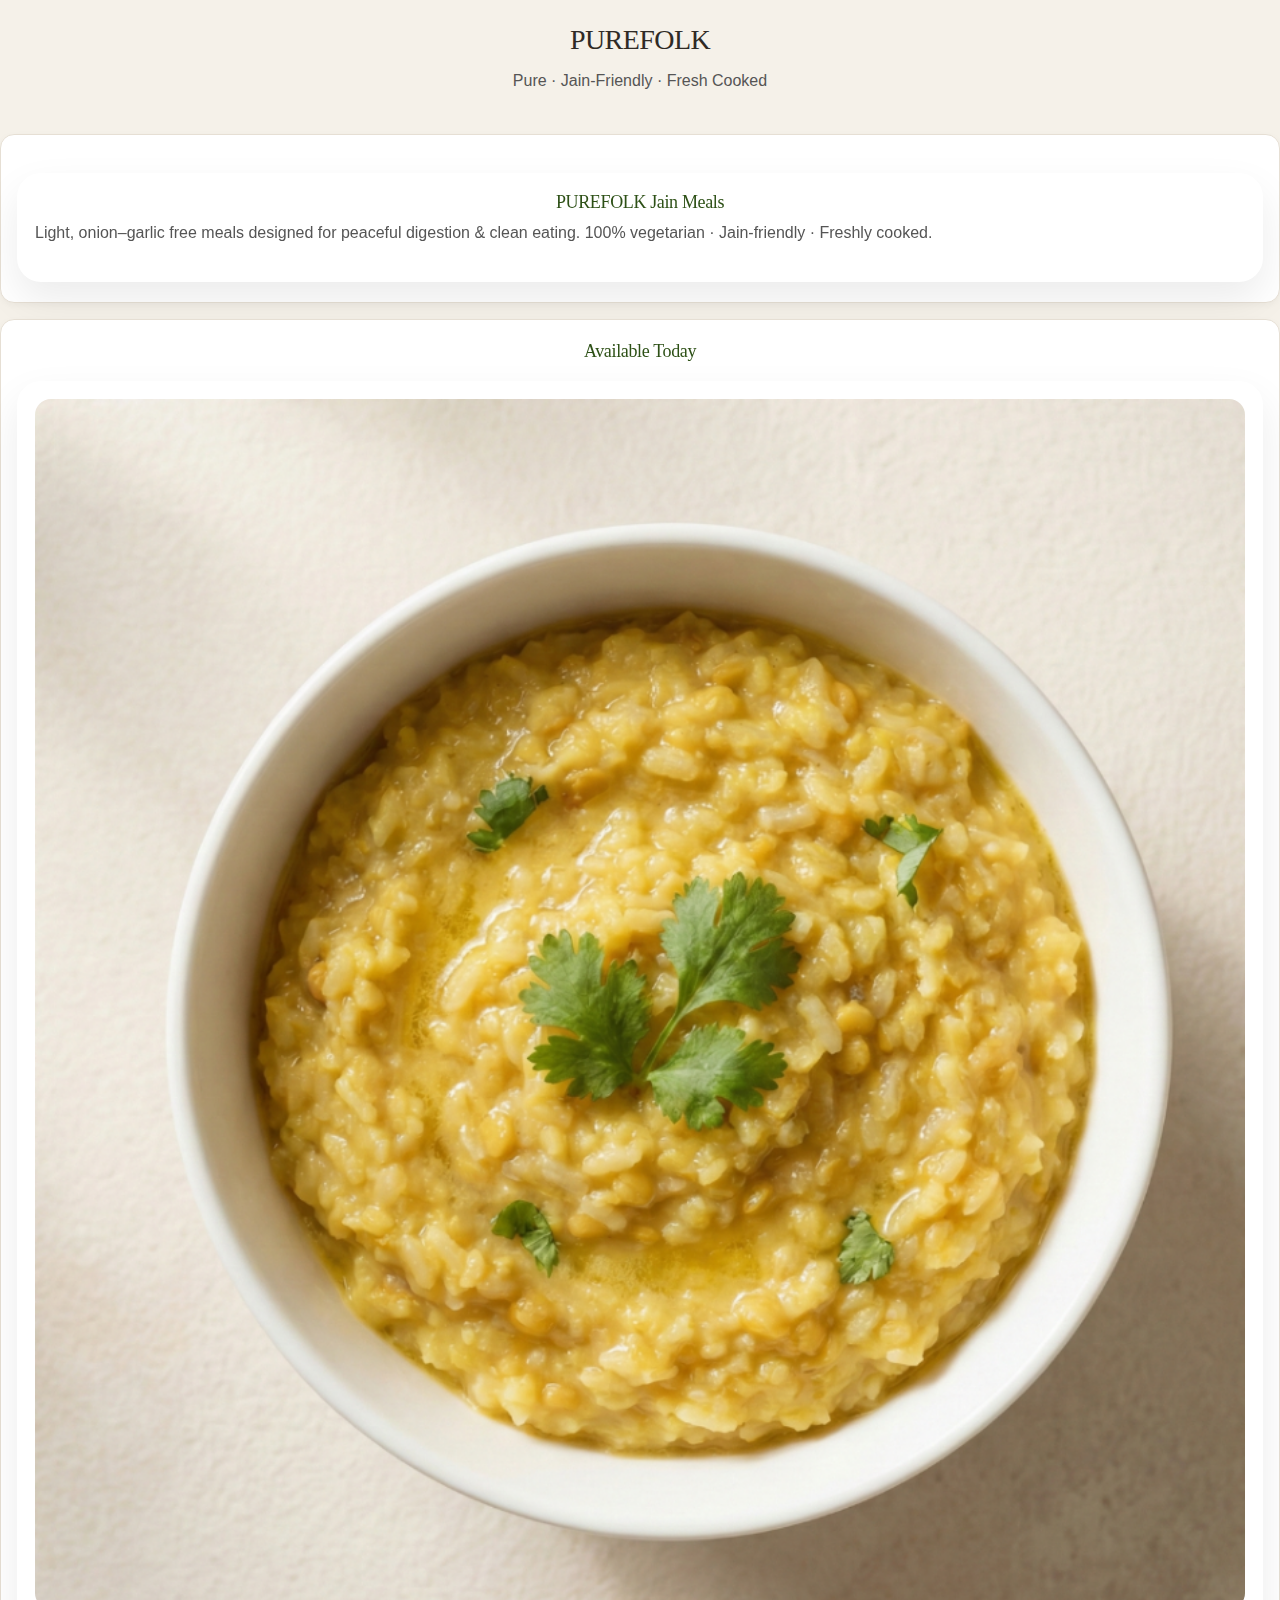
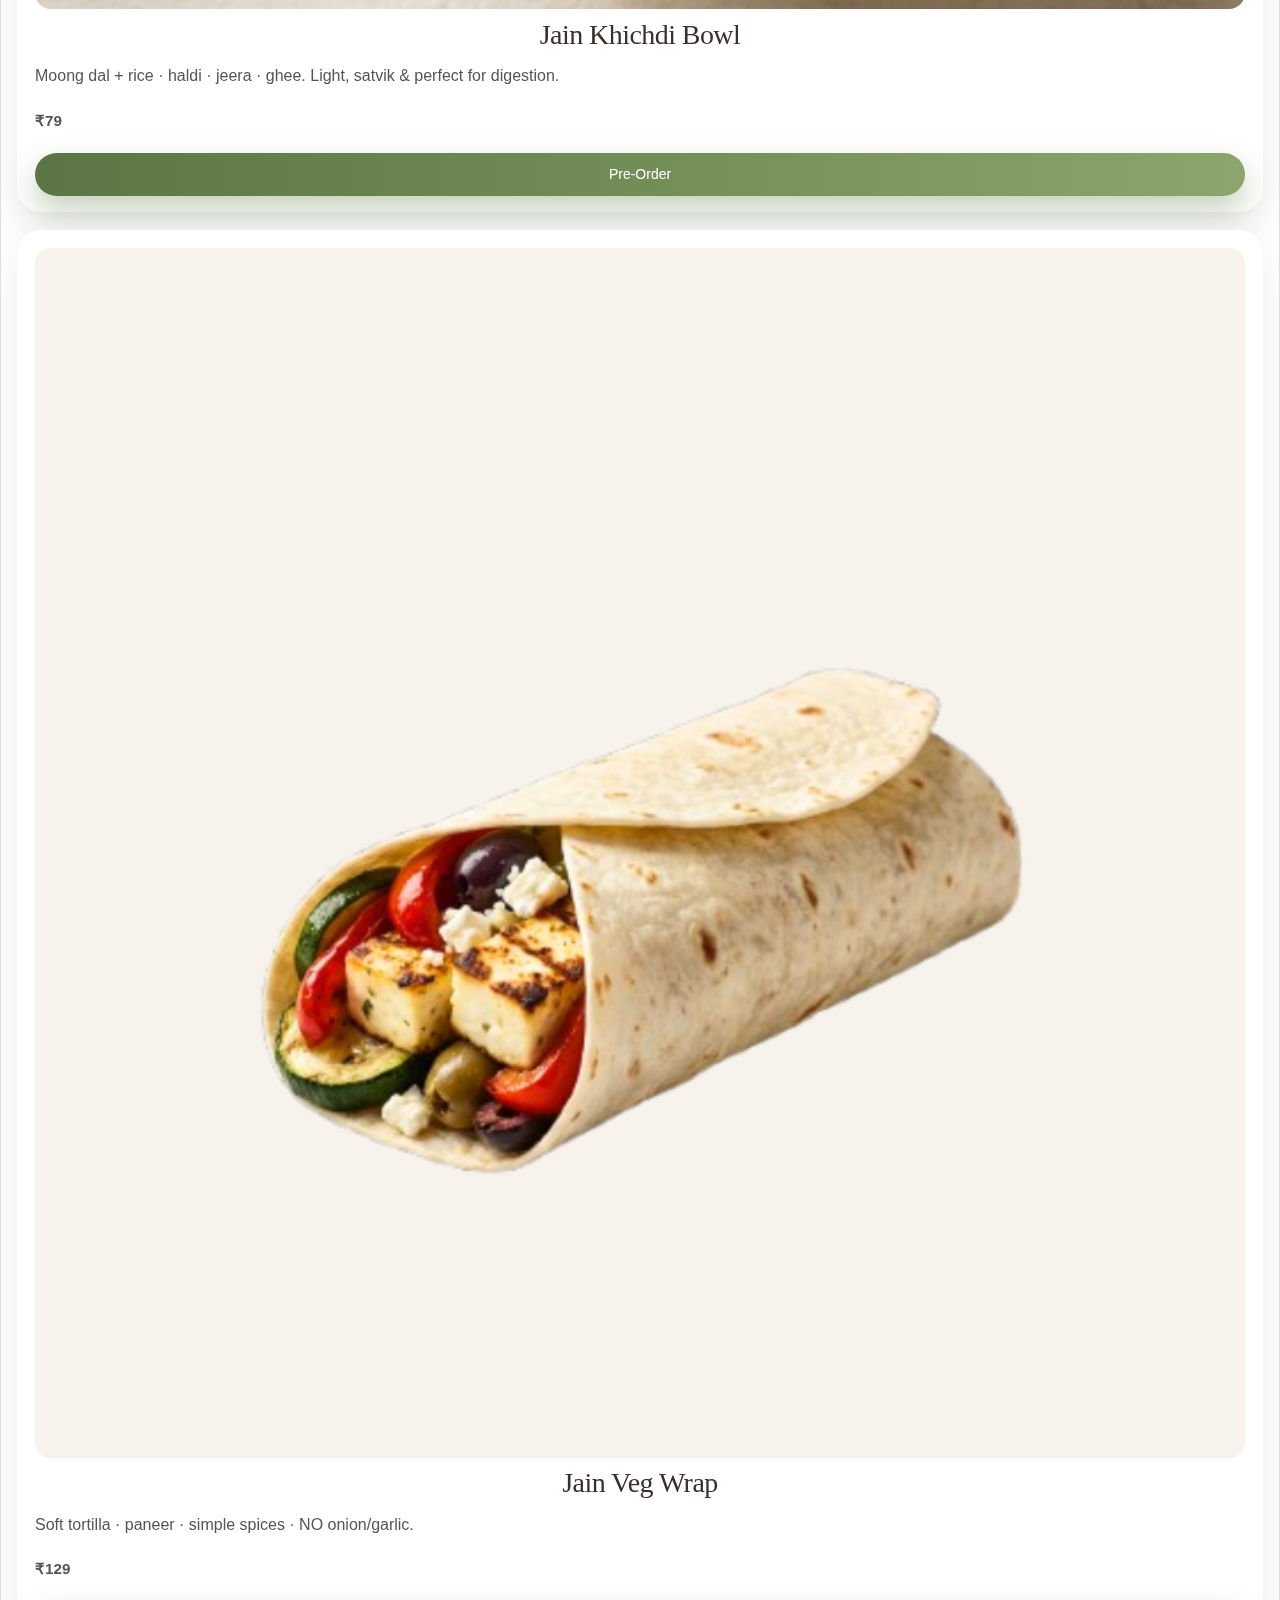
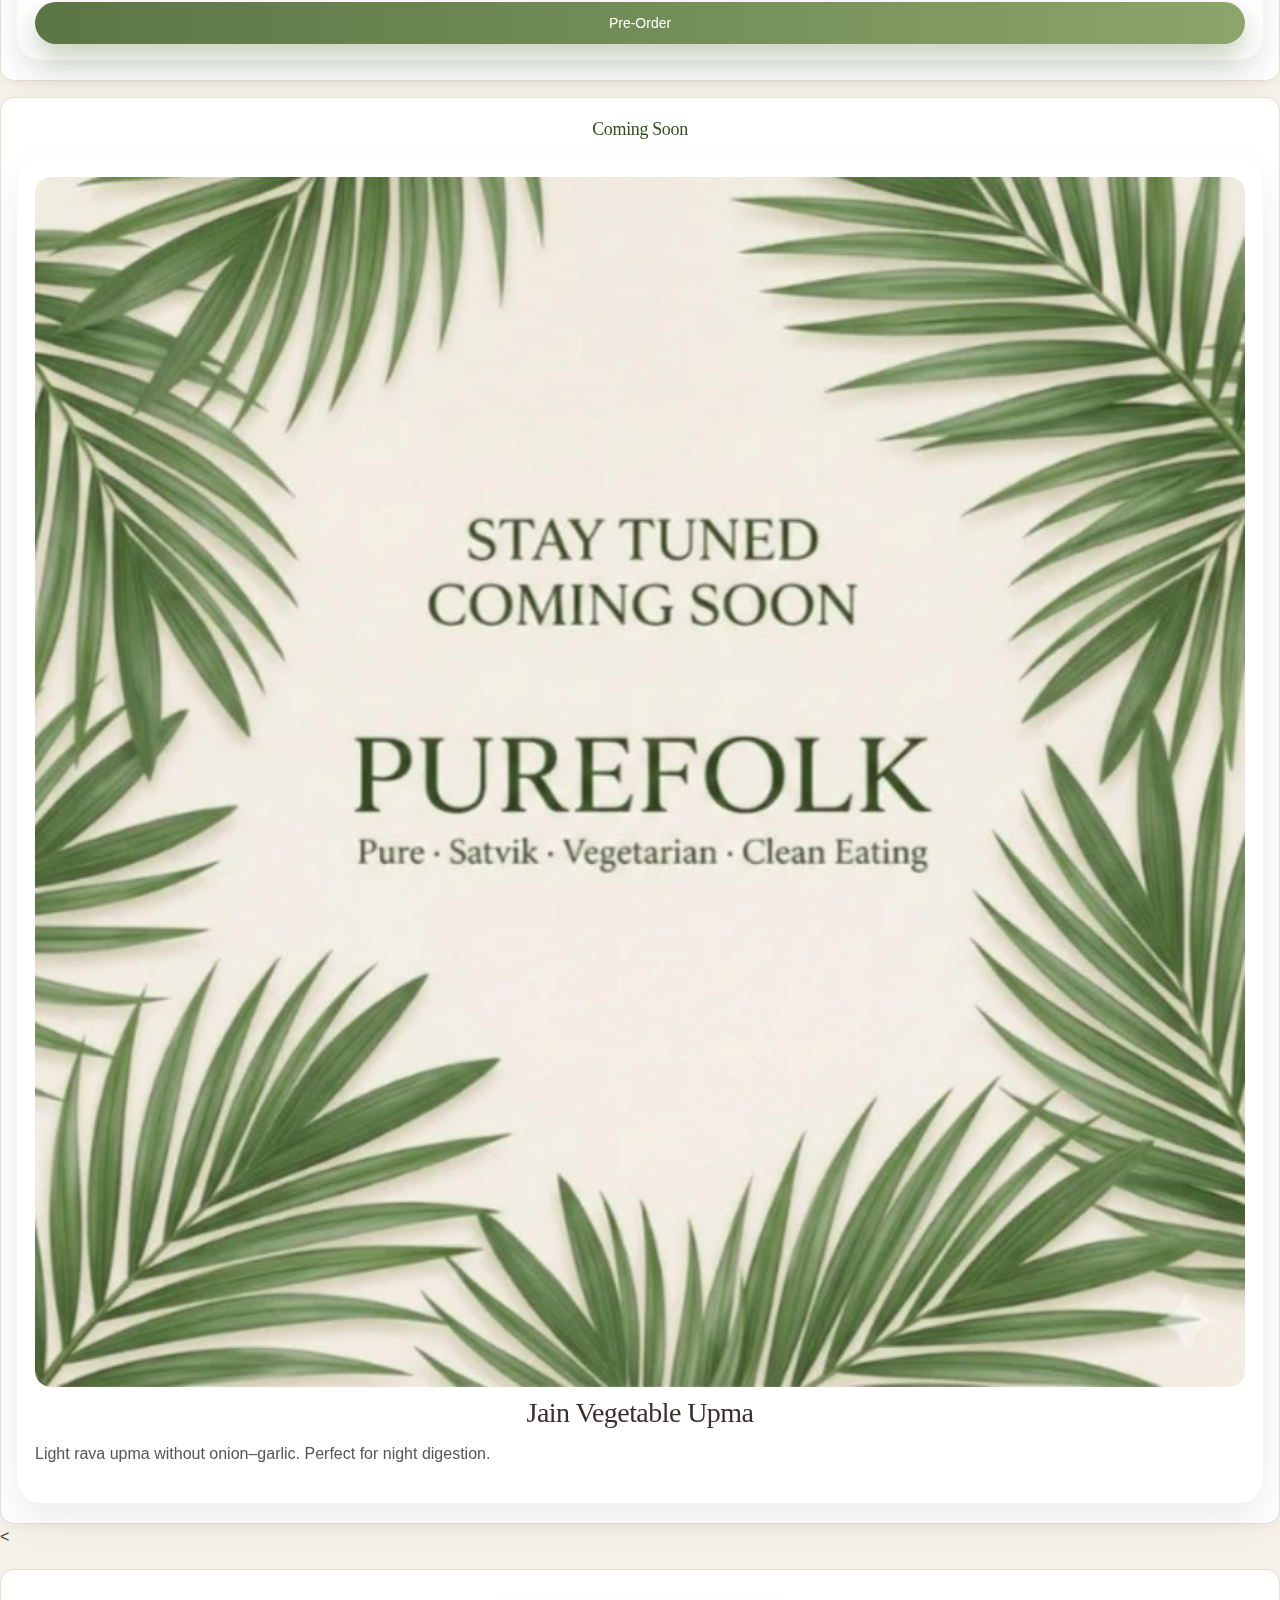
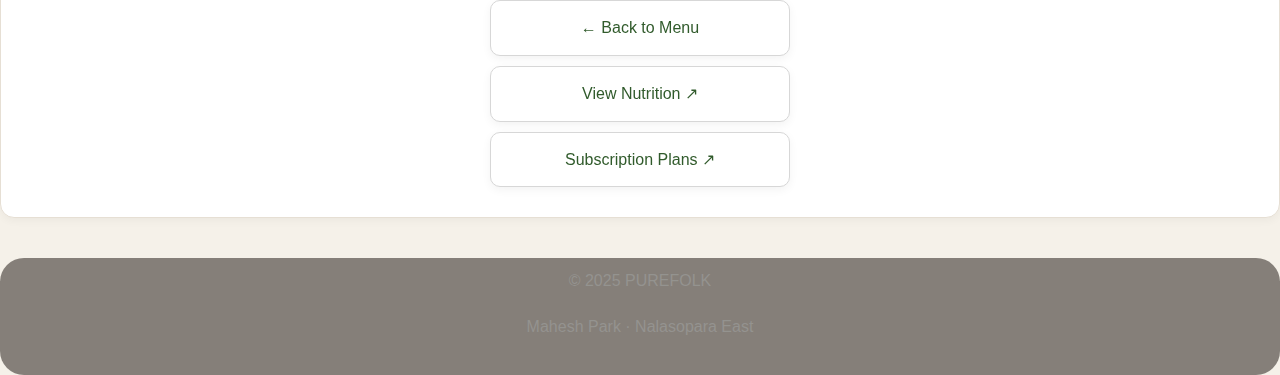
<file: jain-food.html>
<!DOCTYPE html>
<html lang="en">
<head>
    <meta charset="UTF-8">
    <meta name="viewport" content="width=device-width, initial-scale=1.0">
    <title>PUREFOLK | Jain-Friendly Meals</title>
    <link rel="stylesheet" href="style.css">
</head>

<body>

<header class="pf-header">
    <h1>PUREFOLK</h1>
    <p>Pure · Jain-Friendly · Fresh Cooked</p>
</header>

<section class="pf-section">
    <div class="pf-card">
        <h2>PUREFOLK Jain Meals</h2>
        <p>
            Light, onion–garlic free meals designed for peaceful digestion & clean eating.  
            100% vegetarian · Jain-friendly · Freshly cooked.
        </p>
    </div>
</section>

<!-- AVAILABLE TODAY -->
<section class="pf-section">
    <h2>Available Today</h2>

    <!-- Khichdi (Jain Variant) -->
    <div class="pf-card">
        <img src="images/menu-khichdi.webp" alt="Satvik Khichdi" class="pf-img">
        <h3>Jain Khichdi Bowl</h3>
        <p>Moong dal + rice · haldi · jeera · ghee. Light, satvik & perfect for digestion.</p>
        <p class="pf-price">₹79</p>
        <a href="delivery.html" class="pf-btn">Pre-Order</a>
    </div>

    <!-- Jain Wrap (future option converted) -->
    <div class="pf-card">
        <img src="images/menu-wrap.webp" alt="Jain Wrap" class="pf-img">
        <h3>Jain Veg Wrap</h3>
        <p>Soft tortilla · paneer · simple spices · NO onion/garlic.</p>
        <p class="pf-price">₹129</p>
        <a href="delivery.html" class="pf-btn">Pre-Order</a>
    </div>
</section>

<!-- COMING SOON SECTION -->
<section class="pf-section">
    <h2>Coming Soon</h2>

    <div class="pf-card">
        <img src="images/coming-soon.webp" alt="Coming Soon" class="pf-img">
        <h3>Jain Vegetable Upma</h3>
        <p>Light rava upma without onion–garlic. Perfect for night digestion.</p>
    </div>
</section>

<!-- LINKS -->
<<section class="pf-section pf-links">
    <a href="menu.html" class="pf-link-btn">← Back to Menu</a>
    <a href="nutrition.html" class="pf-link-btn">View Nutrition ↗</a>
    <a href="subscription.html" class="pf-link-btn">Subscription Plans ↗</a>
</section>

<footer class="pf-footer">
    <p>© 2025 PUREFOLK</p>
    <p>Mahesh Park · Nalasopara East</p>
</footer>

</body>
</html>
</file>
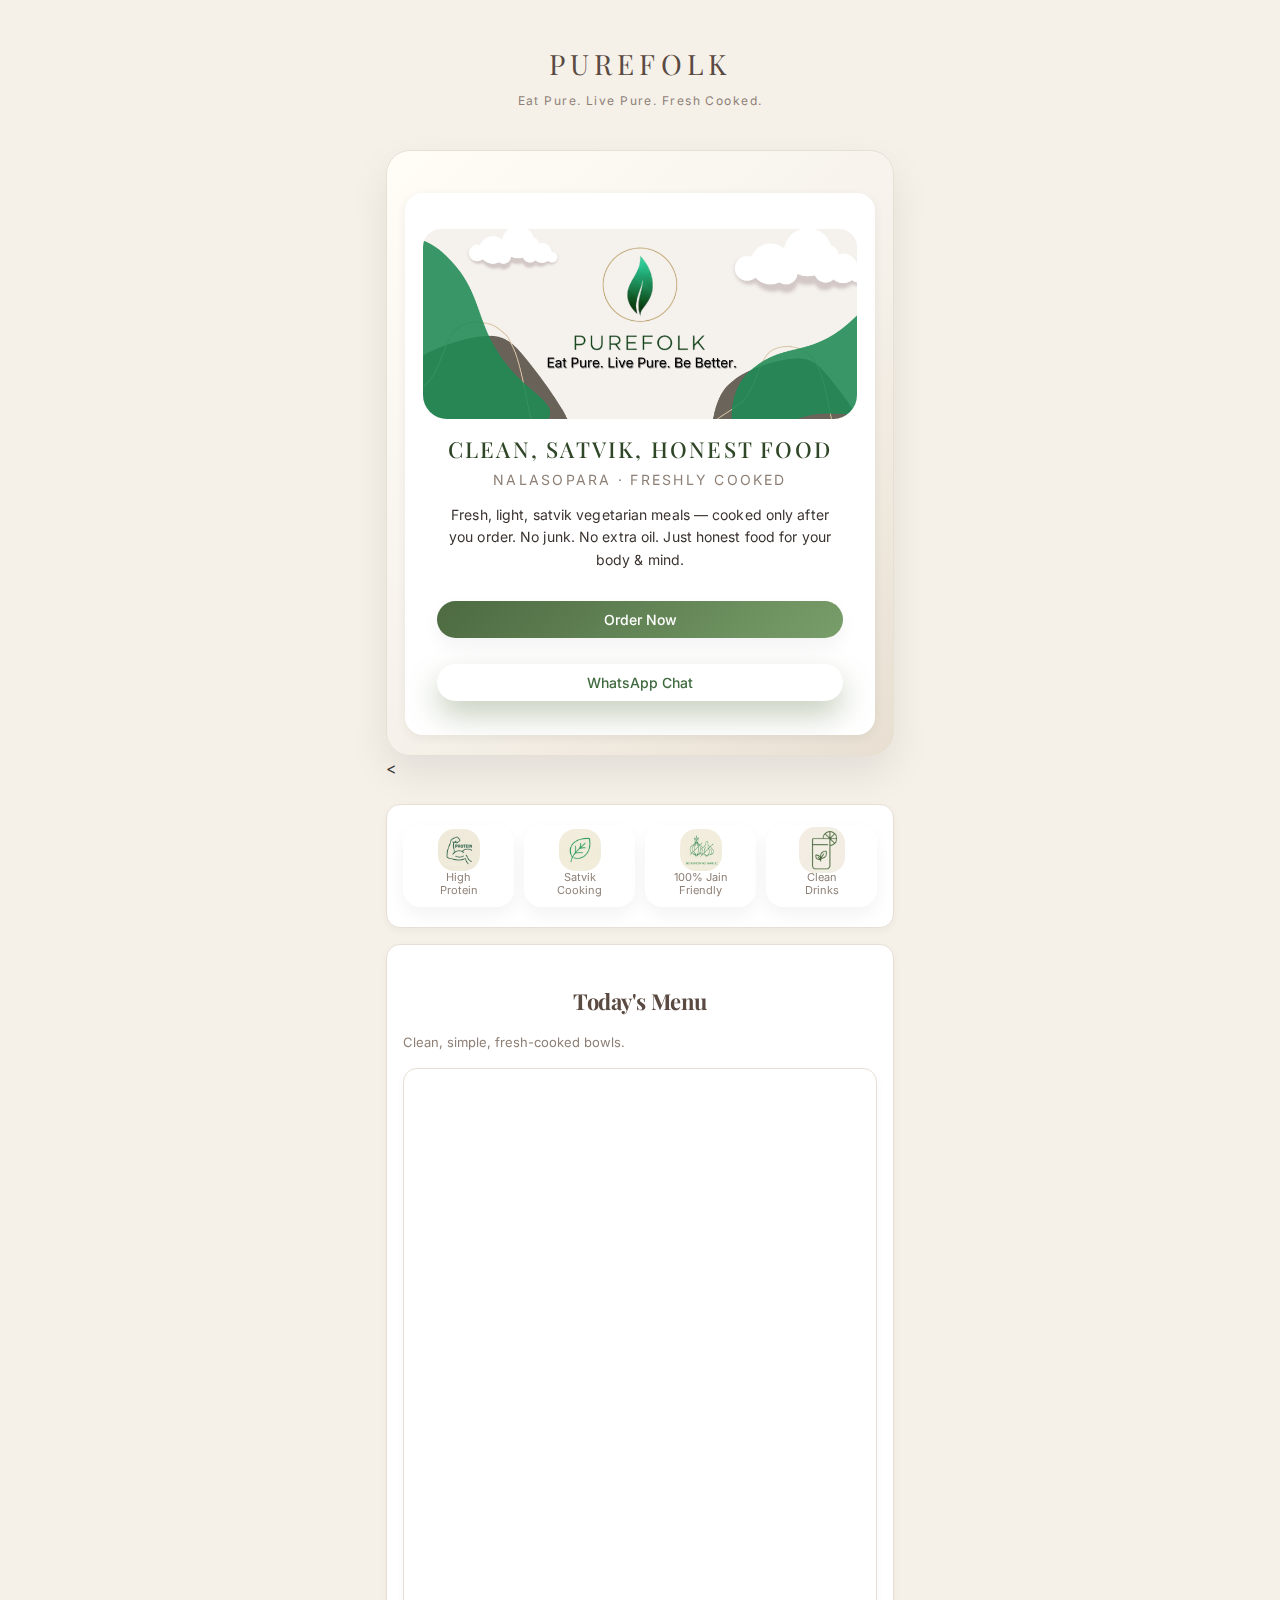
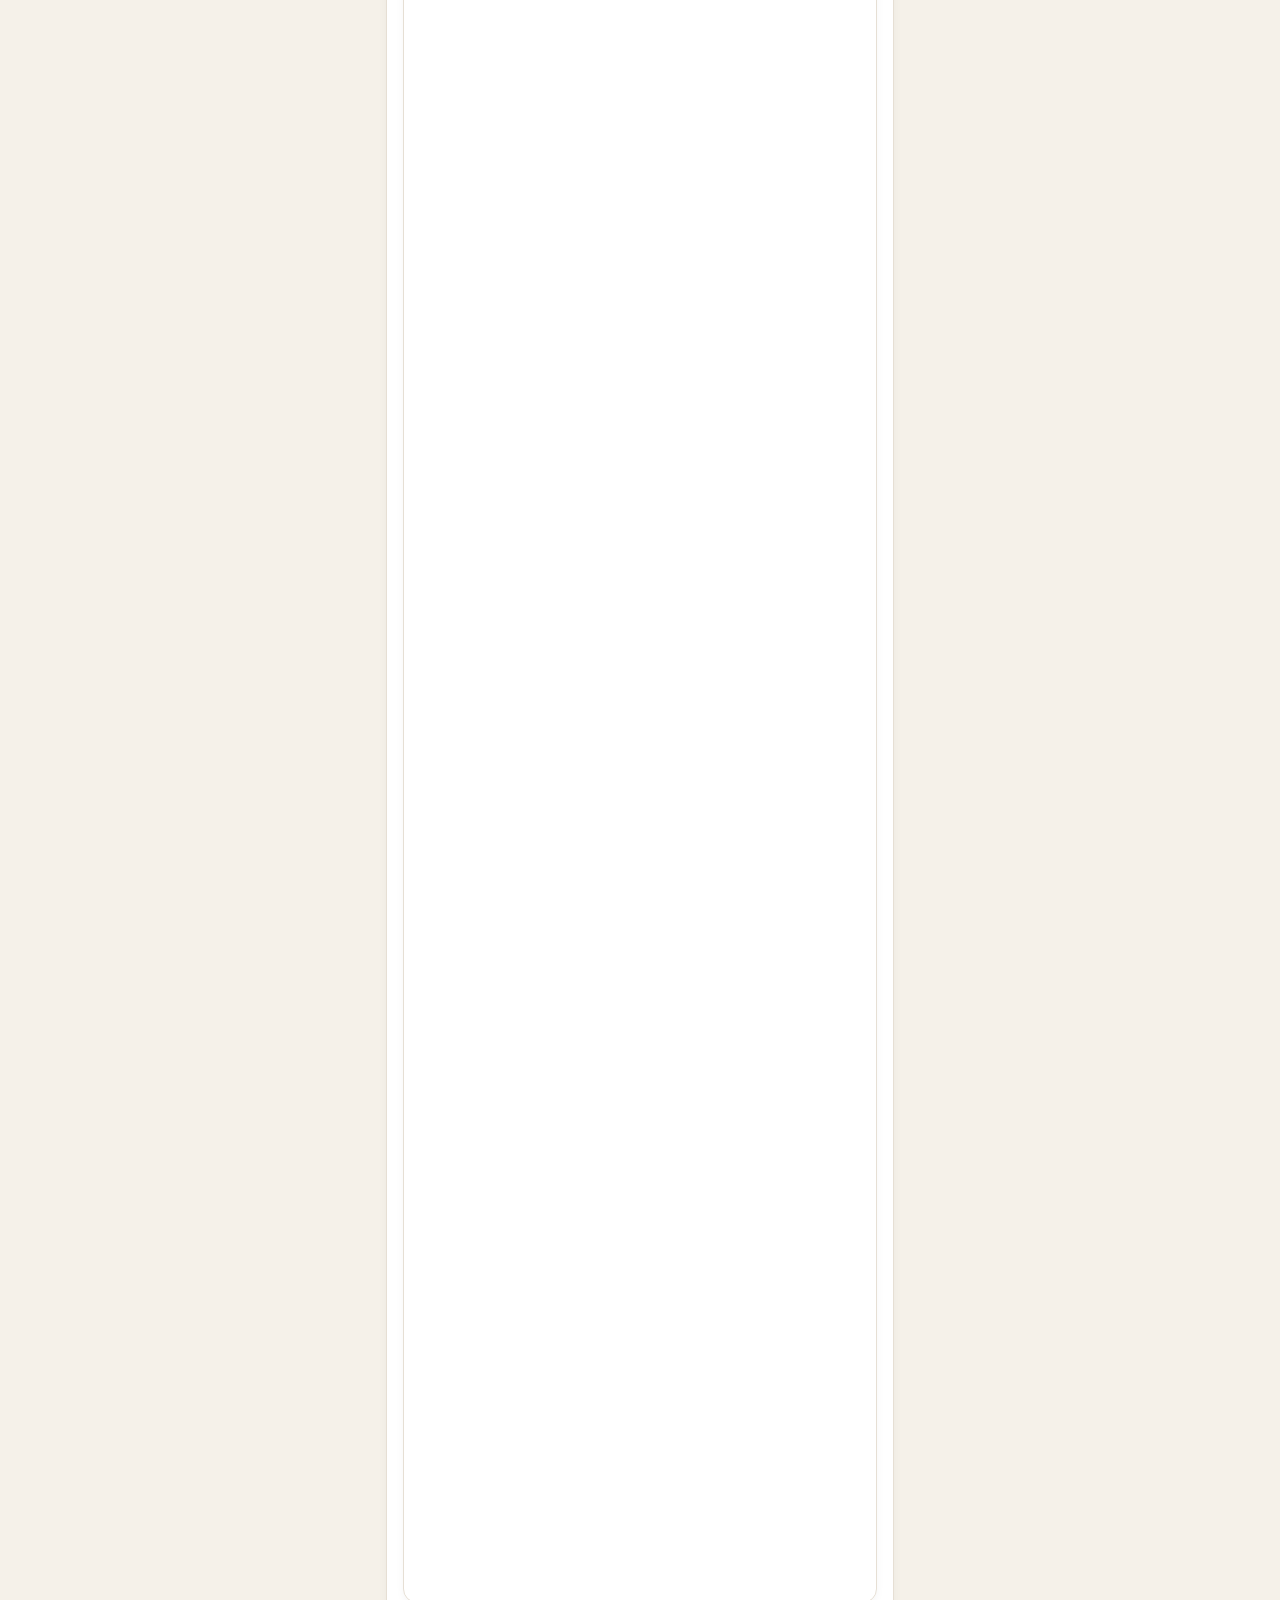
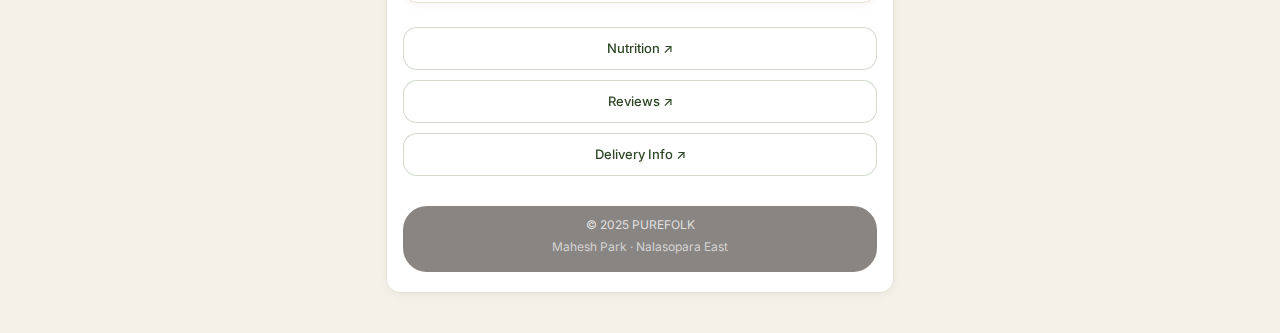
<file: menu.html>
<!DOCTYPE html>
<html lang="en">
<head>
  <meta charset="UTF-8" />
  <meta name="viewport" content="width=device-width, initial-scale=1" />
  <title>PUREFOLK | Clean Satvik Meals in Nalasopara</title>

  <!-- Load Fonts -->
  <link href="https://fonts.googleapis.com/css2?family=Playfair+Display:wght@500;700&family=Inter:wght@300;400;500;600&display=swap" rel="stylesheet">

  <!-- Your Updated CSS -->
  <link rel="stylesheet" href="style.css" />
</head>

<body>

<div class="pf-page">

  <!-- HEADER -->
  <header class="pf-header">
    <div class="pf-logo-text">PUREFOLK</div>
    <p class="pf-tagline-top">Eat Pure. Live Pure. Fresh Cooked.</p>
  </header>

  <!-- HERO SECTION -->
  <section class="pf-hero">
    <div class="pf-hero-card">

      <div class="pf-hero-media">
        <img src="images/banner-hero.png" alt="Purefolk kitchen banner" class="pf-hero-banner">
      </div>

      <div class="pf-hero-inner">
        <h1 class="pf-hero-title">Clean, Satvik, Honest Food</h1>
        <p class="pf-hero-subtitle">Nalasopara · Freshly Cooked</p>

        <p class="pf-hero-copy">
          Fresh, light, satvik vegetarian meals — cooked only after you order.
          No junk. No extra oil. Just honest food for your body & mind.
        </p>

        <div class="pf-hero-actions">
          <button class="pf-btn pf-btn-primary" id="pf-scroll-menu">Order Now</button>
          <button class="pf-btn pf-btn-outline" id="pf-whatsapp-hero">WhatsApp Chat</button>
        </div>
      </div>

    </div>
  </section>

  <!-- FEATURES ICON BAR -->
  <<section class="pf-features">

    <div class="pf-feature-card">
        <div class="pf-feature-icon">
            <img src="images/icon-protein.webp" alt="High Protein">
        </div>
        <div class="pf-feature-label">High<br>Protein</div>
    </div>

    <div class="pf-feature-card">
        <div class="pf-feature-icon">
            <img src="images/icon-satvik.webp" alt="Satvik Cooking">
        </div>
        <div class="pf-feature-label">Satvik<br>Cooking</div>
    </div>

    <div class="pf-feature-card">
        <div class="pf-feature-icon">
            <img src="images/icon-jain.webp" alt="Jain Friendly">
        </div>
        <div class="pf-feature-label">100% Jain<br>Friendly</div>
    </div>

<div class="pf-feature-card">
    <a href="drink.html">
        <div class="pf-feature-icon">
            <img src="images/icon-drinks.webp" alt="Drinks">
        </div>
        <div class="pf-feature-label">
            Clean<br>Drinks
        </div>
    </a>
</div>

</section>

  <!-- TODAY'S MENU -->
  <section id="pf-todays-menu">
    <h2 class="pf-section-title">Today's Menu</h2>
    <p class="pf-section-sub">Clean, simple, fresh-cooked bowls.</p>
<section class="pf-menu-list">

    <!-- TACO -->
    <article class="pf-menu-card pf-observe">
        <div class="pf-menu-image-wrap">
            <div class="pf-menu-image">
                <img src="images/menu-taco.webp" alt="Pure Protein Taco">
            </div>
        </div>

        <div class="pf-menu-body">
            <h3 class="pf-menu-name">Pure Protein Taco</h3>
            <p class="pf-menu-desc">Whole-wheat wrap • Rajma + paneer • hung curd • mild spicy drizzle.</p>

            <div class="pf-menu-footer">
                <div class="pf-menu-price">
                    <span style="text-decoration:line-through;opacity:0.6;">₹99</span> ₹89
                </div>
                <button class="pf-btn-preorder" data-item="Pure Protein Taco">Pre-Order</button>
            </div>
        </div>
    </article>

    <!-- MEDITERRANEAN WRAP -->
    <article class="pf-menu-card pf-observe">
        <div class="pf-menu-image-wrap">
            <div class="pf-menu-image">
                <img src="images/menu-wrap.webp" alt="Mediterranean Paneer Wrap">
            </div>
        </div>

        <div class="pf-menu-body">
            <h3 class="pf-menu-name">Mediterranean Paneer Wrap</h3>
            <p class="pf-menu-desc">Yoghurt-herb paneer, soft tortilla and crunchy veggies — modern vegetarian wrap.</p>

            <div class="pf-menu-footer">
                <div class="pf-menu-price">
                    <span style="text-decoration:line-through;opacity:0.6;">₹149</span> ₹129
                </div>
                <button class="pf-btn-preorder" data-item="Mediterranean Paneer Wrap">Pre-Order</button>
            </div>
        </div>
    </article>

    <!-- KHICHDI -->
    <article class="pf-menu-card pf-observe">
        <div class="pf-menu-image-wrap">
            <div class="pf-menu-image">
                <img src="images/menu-khichdi.webp" alt="Satvik Khichdi">
            </div>
        </div>

        <div class="pf-menu-body">
            <h3 class="pf-menu-name">Satvik Khichdi</h3>
            <p class="pf-menu-desc">Moong + rice • Jain-friendly option • ultra light & easy to digest.</p>

            <div class="pf-menu-footer">
                <div class="pf-menu-price">
                    <span style="text-decoration:line-through;opacity:0.6;">₹99</span> ₹79
                </div>
                <button class="pf-btn-preorder" data-item="Satvik Khichdi">Pre-Order</button>
            </div>
        </div>
    </article>

</section>

  <!-- BOTTOM NAVIGATION -->
  <nav class="pf-bottom-links">
    <div class="pf-bottom-link"><a href="nutrition.html">Nutrition ↗</a></div>
    <div class="pf-bottom-link"><a href="review.html">Reviews ↗</a></div>
    <div class="pf-bottom-link"><a href="delivery.html">Delivery Info ↗</a></div>
  </nav>

  <footer class="pf-footer">
    © 2025 PUREFOLK
    <div class="pf-footer-location">Mahesh Park · Nalasopara East</div>
  </footer>

</div>

<script>
// Smooth scroll
document.getElementById("pf-scroll-menu").onclick = () => {
  document.getElementById("pf-todays-menu").scrollIntoView({ behavior: "smooth" });
};

// WhatsApp
document.getElementById("pf-whatsapp-hero").onclick = () => {
  window.open("https://wa.me/918010342375?text=Hi, I want to know today's PUREFOLK menu.", "_blank");
};

// Preorder → WhatsApp + Tally
const TALLY_URL = "https://tally.so/r/obbJBN";

document.querySelectorAll(".pf-btn-preorder").forEach(btn => {
  btn.onclick = () => {
    const item = btn.dataset.item;
    window.location.href = `${TALLY_URL}?meal=${encodeURIComponent(item)}`;
  };
});

// Card reveal
const observer = new IntersectionObserver(entries => {
  entries.forEach(entry => {
    if (entry.isIntersecting) {
      entry.target.classList.add("pf-visible");
      observer.unobserve(entry.target);
    }
  });
},{
  threshold: 0.1
});

document.querySelectorAll(".pf-menu-card").forEach(card => observer.observe(card));
</script>

</body>
</html>
</file>
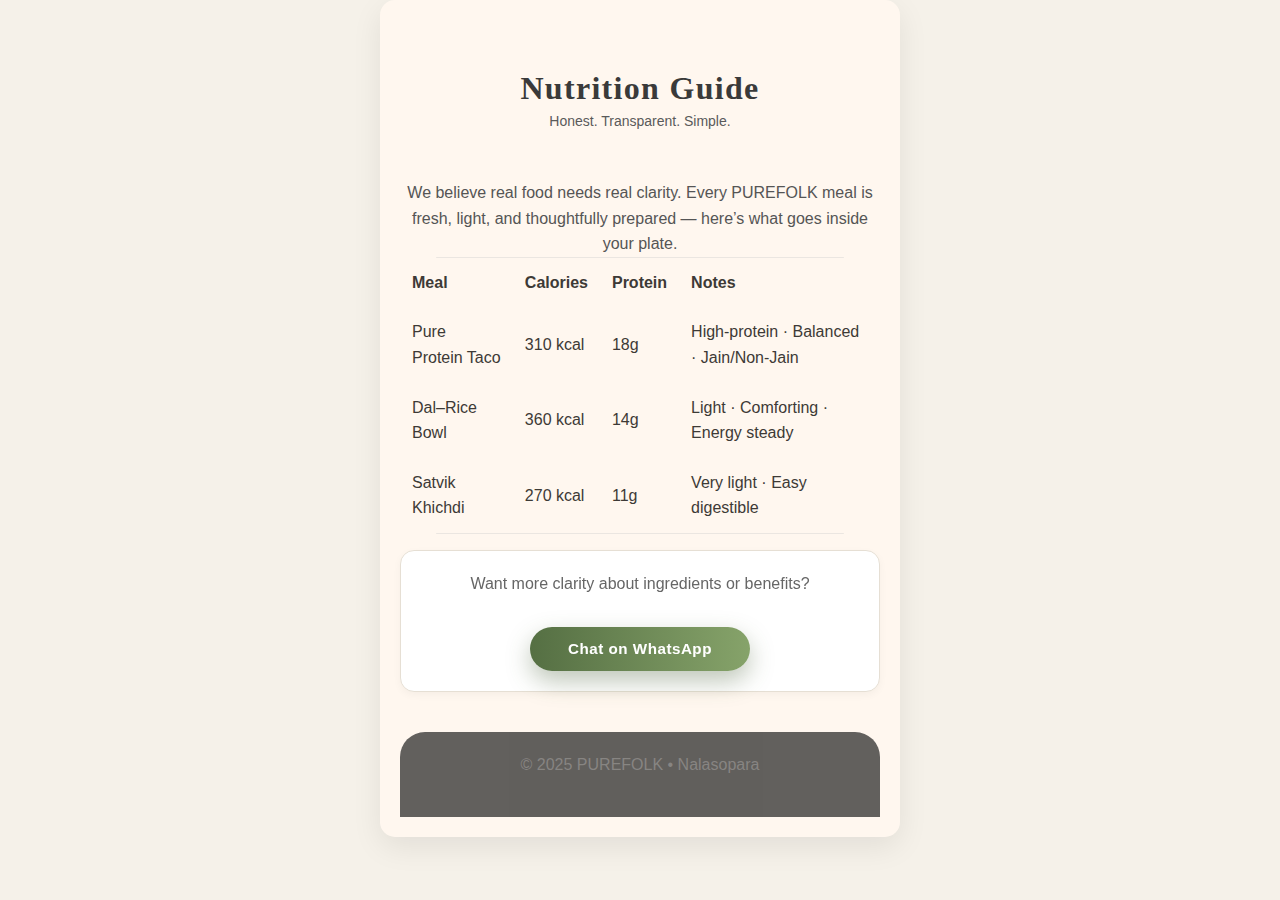
<file: Nutrition.html>
<!DOCTYPE html>
<html lang="en">
<head>
    <meta charset="UTF-8">
    <meta name="viewport" content="width=device-width, initial-scale=1.0">
    <title>Nutrition • PUREFOLK</title>
    <link rel="stylesheet" href="style.css">
</head>

<body>

<div class="container">

    <header class="header">
        <h1>Nutrition Guide</h1>
        <p class="subtitle">Honest. Transparent. Simple.</p>
    </header>

    <p style="text-align:center; max-width:550px; margin:auto; color:#555;">
        We believe real food needs real clarity.  
        Every PUREFOLK meal is fresh, light, and thoughtfully prepared —  
        here’s what goes inside your plate.
    </p>

    <div class="divider"></div>

    <!-- TABLE -->
    <table style="width:100%; border-collapse:collapse;">
        <tr>
            <th style="text-align:left; padding:12px;">Meal</th>
            <th style="text-align:left; padding:12px;">Calories</th>
            <th style="text-align:left; padding:12px;">Protein</th>
            <th style="text-align:left; padding:12px;">Notes</th>
        </tr>

        <tr>
            <td style="padding:12px;">Pure Protein Taco</td>
            <td style="padding:12px;">310 kcal</td>
            <td style="padding:12px;">18g</td>
            <td style="padding:12px;">High-protein · Balanced · Jain/Non-Jain</td>
        </tr>

        <tr>
            <td style="padding:12px;">Dal–Rice Bowl</td>
            <td style="padding:12px;">360 kcal</td>
            <td style="padding:12px;">14g</td>
            <td style="padding:12px;">Light · Comforting · Energy steady</td>
        </tr>

        <tr>
            <td style="padding:12px;">Satvik Khichdi</td>
            <td style="padding:12px;">270 kcal</td>
            <td style="padding:12px;">11g</td>
            <td style="padding:12px;">Very light · Easy digestible</td>
        </tr>
    </table>

    <div class="divider"></div>

    <section style="text-align:center;">
        <p style="color:#666;">Want more clarity about ingredients or benefits?</p>
        <a href="https://wa.me/918010342375" target="_blank" class="btn primary">Chat on WhatsApp</a>
    </section>

    <footer class="footer">
        <p>© 2025 PUREFOLK • Nalasopara</p>
    </footer>

</div>

</body>
</html>
</file>
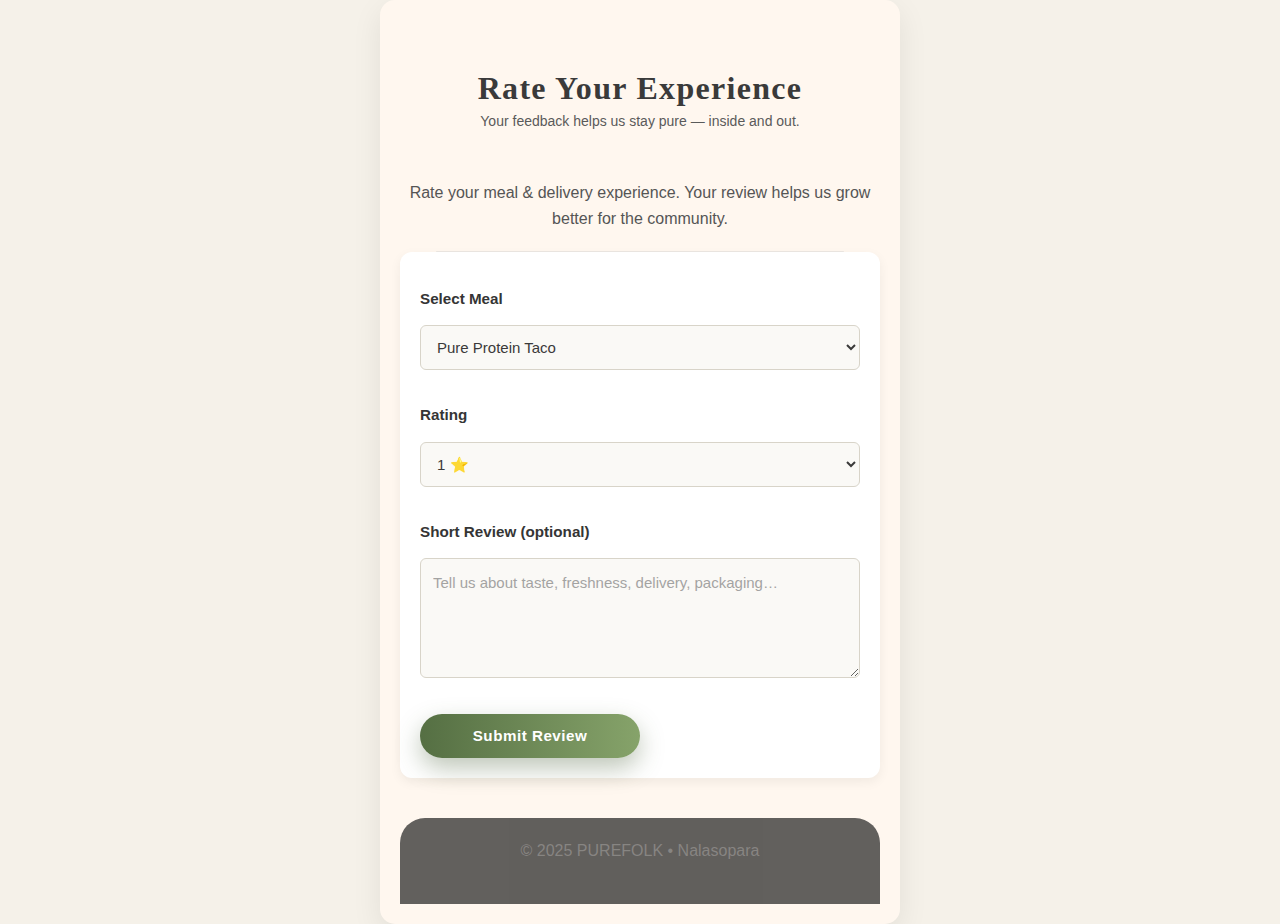
<file: Review.html>
<!DOCTYPE html>
<html lang="en">
<head>
    <meta charset="UTF-8">
    <meta name="viewport" content="width=device-width, initial-scale=1.0">
    <title>Reviews • PUREFOLK</title>
    <link rel="stylesheet" href="style.css">
    <style>
        .review-box {
            background: #fff;
            padding: 20px;
            border-radius: 12px;
            box-shadow: 0 4px 12px rgba(0,0,0,0.06);
            margin-bottom: 25px;
        }

        label {
            font-size: 0.95rem;
            font-weight: 600;
            margin-bottom: 6px;
            display: block;
            color: #353535;
        }

        select, textarea {
            width: 100%;
            padding: 12px;
            border: 1px solid #d8d4c9;
            border-radius: 6px;
            margin-bottom: 18px;
            font-family: inherit;
            background: #faf9f6;
        }

        textarea {
            min-height: 90px;
            resize: vertical;
        }
    </style>
</head>

<body>

<div class="container">

    <header class="header">
        <h1>Rate Your Experience</h1>
        <p class="subtitle">Your feedback helps us stay pure — inside and out.</p>
    </header>

    <p style="color:#555; text-align:center;">
        Rate your meal & delivery experience.  
        Your review helps us grow better for the community.
    </p>

    <div class="divider"></div>

    <div class="review-box">

        <!-- MEAL SELECT -->
        <label for="meal">Select Meal</label>
        <select id="meal">
            <option value="Pure Protein Taco">Pure Protein Taco</option>
            <option value="Dal–Rice Bowl">Dal–Rice Bowl</option>
            <option value="Satvik Khichdi">Satvik Khichdi</option>
        </select>

        <!-- RATING SELECT -->
        <label for="rating">Rating</label>
        <select id="rating">
            <option value="⭐">1 ⭐</option>
            <option value="⭐⭐">2 ⭐⭐</option>
            <option value="⭐⭐⭐">3 ⭐⭐⭐</option>
            <option value="⭐⭐⭐⭐">4 ⭐⭐⭐⭐</option>
            <option value="⭐⭐⭐⭐⭐">5 ⭐⭐⭐⭐⭐</option>
        </select>

        <!-- FEEDBACK -->
        <label for="feedback">Short Review (optional)</label>
        <textarea id="feedback" placeholder="Tell us about taste, freshness, delivery, packaging…"></textarea>

        <!-- SUBMIT -->
        <a id="submitBtn" class="btn primary" href="#" onclick="sendReview(); return false;">Submit Review</a>
    </div>

    <footer class="footer">
        <p>© 2025 PUREFOLK • Nalasopara</p>
    </footer>

</div>

<script>
    function sendReview() {
        let meal = document.getElementById("meal").value;
        let rating = document.getElementById("rating").value;
        let feedback = document.getElementById("feedback").value;

        let msg =
`PUREFOLK Review:
Meal: ${meal}
Rating: ${rating}
Feedback: ${feedback}`;

        let encoded = encodeURIComponent(msg);

        // WhatsApp Redirect
        window.location.href = "https://wa.me/918010342375?text=" + encoded;
    }
</script>

</body>
</html>
</file>
<file: style.css>
/* ============================================
   PUREFOLK - Premium Wellness Brand Stylesheet
   Clean | Minimal | Satvik | Wellness-Focused
   ============================================ */

/* ============================================
   1. CSS VARIABLES & GLOBAL RESET
   ============================================ */

:root {
  /* Color Palette */
  --bg-primary: #FAF8F2;
  --bg-secondary: #FFFFFF;
  --text-primary: #3A3A3A;
  --text-secondary: #6B6B6B;
  --accent-primary: #6B705C;
  --accent-light: #DAD7CD;
  --border-color: #E8E6DF;
  --gold-star: #E8A317;
  --success-green: #7A8B6F;
  --error-red: #C07A6C;
  
  /* Typography */
  --font-heading: 'Lora', serif;
  --font-body: 'Inter', sans-serif;
  
  /* Spacing */
  --spacing-xs: 8px;
  --spacing-sm: 16px;
  --spacing-md: 24px;
  --spacing-lg: 40px;
  --spacing-xl: 60px;
  --spacing-xxl: 80px;
  
  /* Border Radius */
  --radius-sm: 6px;
  --radius-md: 10px;
  --radius-lg: 16px;
  --radius-full: 50%;
  
  /* Shadows */
  --shadow-subtle: 0 2px 8px rgba(58, 58, 58, 0.06);
  --shadow-medium: 0 4px 16px rgba(58, 58, 58, 0.08);
  --shadow-hover: 0 8px 24px rgba(58, 58, 58, 0.12);
  
  /* Transitions */
  --transition-smooth: all 0.3s cubic-bezier(0.4, 0, 0.2, 1);
  --transition-fast: all 0.2s ease;
}

* {
  margin: 0;
  padding: 0;
  box-sizing: border-box;
}

html {
  scroll-behavior: smooth;
  font-size: 16px;
}

body {
  font-family: var(--font-body);
  color: var(--text-primary);
  background-color: var(--bg-primary);
  line-height: 1.6;
  -webkit-font-smoothing: antialiased;
  -moz-osx-font-smoothing: grayscale;
  overflow-x: hidden;
}

::selection {
  background-color: var(--accent-light);
  color: var(--text-primary);
}

::-webkit-scrollbar {
  width: 10px;
}

::-webkit-scrollbar-track {
  background: var(--bg-primary);
}

::-webkit-scrollbar-thumb {
  background: var(--accent-light);
  border-radius: 5px;
}

::-webkit-scrollbar-thumb:hover {
  background: var(--accent-primary);
}

.pf-links {
    text-align: center;
    margin-top: 20px;
    margin-bottom: 40px;
}

.pf-link-btn {
    display: block;
    margin: 10px auto;
    padding: 14px 18px;
    max-width: 300px;
    background: #ffffff;
    border: 1px solid #d7d7d7;
    border-radius: 14px;
    color: #3a3a3a;
    font-size: 16px;
    text-decoration: none;
    box-shadow: 0 4px 12px rgba(0,0,0,0.06);
}

.pf-link-btn:hover {
    background: #f3f3f3;
}


/* ============================================
   2. LAYOUT & CONTAINER
   ============================================ */

.container {
  max-width: 900px;
  margin: 0 auto;
  padding: 0 var(--spacing-md);
}

.container-wide {
  max-width: 1200px;
  margin: 0 auto;
  padding: 0 var(--spacing-md);
}

section {
  padding: var(--spacing-xl) 0;
}

.section-spacing {
  margin-bottom: var(--spacing-xxl);
}

/* ============================================
   3. TYPOGRAPHY
   ============================================ */

h1, h2, h3, h4, h5, h6 {
  font-family: var(--font-heading);
  color: var(--text-primary);
  line-height: 1.3;
  margin-bottom: var(--spacing-md);
  font-weight: 500;
  letter-spacing: -0.02em;
}

h1 {
  font-size: clamp(2rem, 5vw, 3rem);
  margin-bottom: var(--spacing-lg);
}

h2 {
  font-size: clamp(1.75rem, 4vw, 2.25rem);
}

h3 {
  font-size: clamp(1.375rem, 3vw, 1.75rem);
}

h4 {
  font-size: clamp(1.125rem, 2.5vw, 1.375rem);
}

p {
  font-family: var(--font-body);
  font-size: 1rem;
  line-height: 1.7;
  color: var(--text-secondary);
  margin-bottom: var(--spacing-sm);
}

.lead-text {
  font-size: 1.125rem;
  line-height: 1.8;
  color: var(--text-secondary);
  font-weight: 300;
}

.small-text {
  font-size: 0.875rem;
  color: var(--text-secondary);
}

.text-center {
  text-align: center;
}

.text-accent {
  color: var(--accent-primary);
}

.text-muted {
  color: var(--text-secondary);
  opacity: 0.8;
}

a {
  color: var(--accent-primary);
  text-decoration: none;
  transition: var(--transition-fast);
}

a:hover {
  color: var(--text-primary);
}

/* ============================================
   4. NAVIGATION BAR
   ============================================ */

.navbar {
  position: sticky;
  top: 0;
  width: 100%;
  background-color: rgba(250, 248, 242, 0.95);
  backdrop-filter: blur(10px);
  border-bottom: 1px solid var(--border-color);
  z-index: 1000;
  padding: var(--spacing-sm) 0;
  transition: var(--transition-smooth);
}

.navbar.scrolled {
  box-shadow: var(--shadow-subtle);
}

.nav-container {
  max-width: 1200px;
  margin: 0 auto;
  padding: 0 var(--spacing-md);
  display: flex;
  justify-content: space-between;
  align-items: center;
}

.nav-logo {
  font-family: var(--font-heading);
  font-size: 1.5rem;
  font-weight: 600;
  color: var(--text-primary);
  letter-spacing: 0.5px;
}

.nav-menu {
  display: flex;
  list-style: none;
  gap: var(--spacing-lg);
  align-items: center;
}

.nav-link {
  font-family: var(--font-body);
  font-size: 0.95rem;
  color: var(--text-primary);
  font-weight: 400;
  position: relative;
  padding: var(--spacing-xs) 0;
  transition: var(--transition-fast);
}

.nav-link::after {
  content: '';
  position: absolute;
  bottom: 0;
  left: 0;
  width: 0;
  height: 1px;
  background-color: var(--accent-primary);
  transition: width 0.3s ease;
}

.nav-link:hover::after {
  width: 100%;
}

.nav-link.active {
  color: var(--accent-primary);
  font-weight: 500;
}

.nav-toggle {
  display: none;
  background: none;
  border: none;
  cursor: pointer;
  padding: var(--spacing-xs);
}

.nav-toggle span {
  display: block;
  width: 25px;
  height: 2px;
  background-color: var(--text-primary);
  margin: 5px 0;
  transition: var(--transition-fast);
}

/* ============================================
   5. HERO SECTION
   ============================================ */

.hero {
  padding: var(--spacing-xxl) 0;
  text-align: center;
  background: linear-gradient(135deg, var(--bg-primary) 0%, #F5F3ED 100%);
  position: relative;
  overflow: hidden;
}

.hero::before {
  content: '';
  position: absolute;
  top: -50%;
  right: -20%;
  width: 600px;
  height: 600px;
  background: radial-gradient(circle, rgba(218, 215, 205, 0.15), transparent 70%);
  border-radius: 50%;
  pointer-events: none;
}

.hero-content {
  position: relative;
  z-index: 1;
  max-width: 700px;
  margin: 0 auto;
}

.hero-title {
  font-size: clamp(2.5rem, 6vw, 3.5rem);
  margin-bottom: var(--spacing-md);
  color: var(--text-primary);
  line-height: 1.2;
}

.hero-subtitle {
  font-size: clamp(1.125rem, 2.5vw, 1.375rem);
  color: var(--text-secondary);
  font-weight: 300;
  margin-bottom: var(--spacing-lg);
  line-height: 1.6;
}

.hero-cta {
  display: flex;
  gap: var(--spacing-sm);
  justify-content: center;
  flex-wrap: wrap;
  margin-top: var(--spacing-lg);
}

/* ============================================
   6. BUTTONS
   ============================================ */

.btn {
  display: inline-block;
  padding: 14px 32px;
  font-family: var(--font-body);
  font-size: 1rem;
  font-weight: 500;
  border-radius: var(--radius-sm);
  border: none;
  cursor: pointer;
  text-align: center;
  transition: var(--transition-smooth);
  text-decoration: none;
  letter-spacing: 0.3px;
}

.btn-primary {
  background-color: var(--accent-primary);
  color: #FFFFFF;
  box-shadow: var(--shadow-subtle);
}

.btn-primary:hover {
  background-color: #5A5F4E;
  box-shadow: var(--shadow-medium);
  transform: translateY(-2px);
  color: #FFFFFF;
}

.btn-secondary {
  background-color: transparent;
  color: var(--accent-primary);
  border: 1.5px solid var(--accent-primary);
}

.btn-secondary:hover {
  background-color: var(--accent-primary);
  color: #FFFFFF;
  transform: translateY(-2px);
}

.btn-large {
  padding: 16px 40px;
  font-size: 1.125rem;
}

.btn-small {
  padding: 10px 24px;
  font-size: 0.875rem;
}

.btn-block {
  width: 100%;
  display: block;
}

/* ============================================
   7. MENU CARDS / PRODUCT CARDS
   ============================================ */

.menu-grid {
  display: grid;
  grid-template-columns: repeat(auto-fit, minmax(280px, 1fr));
  gap: var(--spacing-md);
  margin-top: var(--spacing-lg);
}

.menu-card {
  background-color: var(--bg-secondary);
  border-radius: var(--radius-md);
  padding: var(--spacing-md);
  box-shadow: var(--shadow-subtle);
  transition: var(--transition-smooth);
  border: 1px solid var(--border-color);
  position: relative;
  overflow: hidden;
}

.menu-card::before {
  content: '';
  position: absolute;
  top: 0;
  left: 0;
  width: 100%;
  height: 4px;
  background: linear-gradient(90deg, var(--accent-primary), var(--accent-light));
  opacity: 0;
  transition: var(--transition-fast);
}

.menu-card:hover {
  transform: translateY(-4px);
  box-shadow: var(--shadow-hover);
}

.menu-card:hover::before {
  opacity: 1;
}

.card-image {
  width: 100%;
  height: 200px;
  object-fit: cover;
  border-radius: var(--radius-sm);
  margin-bottom: var(--spacing-sm);
  background-color: var(--bg-primary);
}

.card-header {
  display: flex;
  justify-content: space-between;
  align-items: flex-start;
  margin-bottom: var(--spacing-xs);
}

.card-title {
  font-family: var(--font-heading);
  font-size: 1.25rem;
  margin-bottom: var(--spacing-xs);
  color: var(--text-primary);
}

.card-price {
  font-family: var(--font-heading);
  font-size: 1.375rem;
  color: var(--accent-primary);
  font-weight: 600;
  white-space: nowrap;
}

.card-description {
  font-size: 0.9375rem;
  color: var(--text-secondary);
  line-height: 1.6;
  margin-bottom: var(--spacing-sm);
}

.card-tags {
  display: flex;
  gap: var(--spacing-xs);
  flex-wrap: wrap;
  margin-bottom: var(--spacing-sm);
}

.tag {
  display: inline-block;
  padding: 4px 12px;
  background-color: var(--accent-light);
  color: var(--text-primary);
  font-size: 0.75rem;
  border-radius: 20px;
  font-weight: 500;
}

.tag-protein {
  background-color: #E8F4E8;
  color: #4A7C59;
}

.tag-satvik {
  background-color: #FFF9E6;
  color: #A67C52;
}

.card-footer {
  margin-top: var(--spacing-sm);
  padding-top: var(--spacing-sm);
  border-top: 1px solid var(--border-color);
  display: flex;
  justify-content: space-between;
  align-items: center;
}

.nutrition-info {
  font-size: 0.8125rem;
  color: var(--text-secondary);
}

/* ============================================
   8. NUTRITION TABLE
   ============================================ */

.nutrition-table {
  width: 100%;
  border-collapse: collapse;
  margin-top: var(--spacing-md);
  background-color: var(--bg-secondary);
  border-radius: var(--radius-md);
  overflow: hidden;
  box-shadow: var(--shadow-subtle);
}

.nutrition-table thead {
  background-color: var(--accent-light);
}

.nutrition-table th {
  padding: var(--spacing-sm) var(--spacing-md);
  text-align: left;
  font-family: var(--font-heading);
  font-weight: 600;
  color: var(--accent-primary);
  font-size: 0.9375rem;
  letter-spacing: 0.3px;
}

.nutrition-table td {
  padding: var(--spacing-sm) var(--spacing-md);
  border-bottom: 1px solid var(--border-color);
  color: var(--text-secondary);
  font-size: 0.9375rem;
}

.nutrition-table tbody tr:last-child td {
  border-bottom: none;
}

.nutrition-table tbody tr:nth-child(even) {
  background-color: rgba(218, 215, 205, 0.15);
}

.nutrition-table tbody tr:hover {
  background-color: rgba(107, 112, 92, 0.05);
}

.nutrition-table .value-column {
  font-weight: 500;
  color: var(--text-primary);
}

/* ============================================
   9. REVIEW CARDS
   ============================================ */

.review-grid {
  display: grid;
  grid-template-columns: repeat(auto-fit, minmax(300px, 1fr));
  gap: var(--spacing-md);
  margin-top: var(--spacing-lg);
}

.review-card {
  background-color: var(--bg-secondary);
  border-radius: var(--radius-md);
  padding: var(--spacing-md);
  box-shadow: var(--shadow-subtle);
  border: 1px solid var(--border-color);
  transition: var(--transition-smooth);
}

.review-card:hover {
  box-shadow: var(--shadow-medium);
}

.review-header {
  display: flex;
  align-items: center;
  gap: var(--spacing-sm);
  margin-bottom: var(--spacing-sm);
}

.review-avatar {
  width: 48px;
  height: 48px;
  border-radius: var(--radius-full);
  background: linear-gradient(135deg, var(--accent-light), var(--accent-primary));
  display: flex;
  align-items: center;
  justify-content: center;
  font-family: var(--font-heading);
  font-size: 1.125rem;
  font-weight: 600;
  color: #FFFFFF;
  flex-shrink: 0;
}

.review-info {
  flex: 1;
}

.review-name {
  font-family: var(--font-heading);
  font-size: 1rem;
  font-weight: 500;
  color: var(--text-primary);
  margin-bottom: 2px;
}

.review-location {
  font-size: 0.8125rem;
  color: var(--text-secondary);
}

.review-verified {
  display: inline-flex;
  align-items: center;
  gap: 4px;
  font-size: 0.75rem;
  color: var(--success-green);
  margin-left: var(--spacing-xs);
}

.review-verified::before {
  content: '✓';
  display: inline-block;
  width: 14px;
  height: 14px;
  background-color: var(--success-green);
  color: white;
  border-radius: 50%;
  text-align: center;
  line-height: 14px;
  font-size: 10px;
}

.review-rating {
  display: flex;
  gap: 4px;
  margin-bottom: var(--spacing-xs);
}

.star {
  color: var(--gold-star);
  font-size: 1rem;
}

.star.empty {
  color: var(--border-color);
}

.review-text {
  font-size: 0.9375rem;
  line-height: 1.6;
  color: var(--text-secondary);
  margin-bottom: var(--spacing-xs);
}

.review-footer {
  display: flex;
  justify-content: space-between;
  align-items: center;
  margin-top: var(--spacing-sm);
  padding-top: var(--spacing-sm);
  border-top: 1px solid var(--border-color);
  font-size: 0.8125rem;
  color: var(--text-secondary);
}

.review-product {
  color: var(--accent-primary);
  font-weight: 500;
}

/* ============================================
   10. DELIVERY INFO BOX
   ============================================ */

.info-box {
  background-color: var(--bg-secondary);
  border-left: 4px solid var(--accent-primary);
  border-radius: var(--radius-sm);
  padding: var(--spacing-md);
  margin: var(--spacing-md) 0;
  box-shadow: var(--shadow-subtle);
}

.info-box-title {
  font-family: var(--font-heading);
  font-size: 1.125rem;
  color: var(--accent-primary);
  margin-bottom: var(--spacing-xs);
  display: flex;
  align-items: center;
  gap: var(--spacing-xs);
}

.info-box-content {
  font-size: 0.9375rem;
  color: var(--text-secondary);
  line-height: 1.7;
}

.info-box-list {
  list-style: none;
  padding-left: 0;
}

.info-box-list li {
  padding: var(--spacing-xs) 0;
  display: flex;
  align-items: center;
  gap: var(--spacing-xs);
}

.info-box-list li::before {
  content: '→';
  color: var(--accent-primary);
  font-weight: bold;
}

.delivery-grid {
  display: grid;
  grid-template-columns: repeat(auto-fit, minmax(250px, 1fr));
  gap: var(--spacing-md);
  margin-top: var(--spacing-md);
}

.delivery-card {
  background-color: var(--bg-secondary);
  padding: var(--spacing-md);
  border-radius: var(--radius-md);
  text-align: center;
  border: 1px solid var(--border-color);
  transition: var(--transition-smooth);
}

.delivery-card:hover {
  border-color: var(--accent-primary);
  box-shadow: var(--shadow-subtle);
}

.delivery-icon {
  font-size: 2.5rem;
  margin-bottom: var(--spacing-sm);
}

.delivery-card h3 {
  font-size: 1.125rem;
  margin-bottom: var(--spacing-xs);
}

.delivery-card p {
  font-size: 0.9375rem;
}

/* ============================================
   11. FOOTER
   ============================================ */

.footer {
  background-color: var(--text-primary);
  color: var(--bg-primary);
  padding: var(--spacing-xl) 0 var(--spacing-md);
  margin-top: var(--spacing-xxl);
}

.footer-content {
  display: grid;
  grid-template-columns: repeat(auto-fit, minmax(200px, 1fr));
  gap: var(--spacing-lg);
  margin-bottom: var(--spacing-lg);
}

.footer-section h4 {
  font-family: var(--font-heading);
  font-size: 1.125rem;
  color: var(--bg-primary);
  margin-bottom: var(--spacing-sm);
}

.footer-section p,
.footer-section a {
  font-size: 0.9375rem;
  color: var(--accent-light);
  line-height: 1.8;
}

.footer-section a:hover {
  color: var(--bg-primary);
}

.footer-links {
  list-style: none;
}

.footer-links li {
  margin-bottom: var(--spacing-xs);
}

.footer-social {
  display: flex;
  gap: var(--spacing-sm);
  margin-top: var(--spacing-sm);
}

.social-icon {
  display: inline-flex;
  align-items: center;
  justify-content: center;
  width: 36px;
  height: 36px;
  background-color: rgba(218, 215, 205, 0.1);
  border-radius: var(--radius-full);
  color: var(--bg-primary);
  transition: var(--transition-fast);
}

.social-icon:hover {
  background-color: var(--accent-primary);
  transform: translateY(-2px);
}

.footer-bottom {
  border-top: 1px solid rgba(218, 215, 205, 0.2);
  padding-top: var(--spacing-md);
  text-align: center;
  font-size: 0.875rem;
  color: var(--accent-light);
}

/* ============================================
   12. UTILITY CLASSES
   ============================================ */

.mt-1 { margin-top: var(--spacing-xs); }
.mt-2 { margin-top: var(--spacing-sm); }
.mt-3 { margin-top: var(--spacing-md); }
.mt-4 { margin-top: var(--spacing-lg); }
.mt-5 { margin-top: var(--spacing-xl); }

.mb-1 { margin-bottom: var(--spacing-xs); }
.mb-2 { margin-bottom: var(--spacing-sm); }
.mb-3 { margin-bottom: var(--spacing-md); }
.mb-4 { margin-bottom: var(--spacing-lg); }
.mb-5 { margin-bottom: var(--spacing-xl); }

.pt-1 { padding-top: var(--spacing-xs); }
.pt-2 { padding-top: var(--spacing-sm); }
.pt-3 { padding-top: var(--spacing-md); }
.pt-4 { padding-top: var(--spacing-lg); }
.pt-5 { padding-top: var(--spacing-xl); }

.pb-1 { padding-bottom: var(--spacing-xs); }
.pb-2 { padding-bottom: var(--spacing-sm); }
.pb-3 { padding-bottom: var(--spacing-md); }
.pb-4 { padding-bottom: var(--spacing-lg); }
.pb-5 { padding-bottom: var(--spacing-xl); }

.divider {
  width: 60px;
  height: 2px;
  background: linear-gradient(90deg, transparent, var(--accent-primary), transparent);
  margin: var(--spacing-md) auto;
}

.badge {
  display: inline-block;
  padding: 4px 12px;
  background-color: var(--accent-primary);
  color: #FFFFFF;
  font-size: 0.75rem;
  font-weight: 600;
  border-radius: 20px;
  text-transform: uppercase;
  letter-spacing: 0.5px;
}

.whatsapp-float {
  position: fixed;
  bottom: 24px;
  right: 24px;
  width: 56px;
  height: 56px;
  background-color: #25D366;
  color: white;
  border-radius: 50%;
  display: flex;
  align-items: center;
  justify-content: center;
  font-size: 28px;
  box-shadow: 0 4px 12px rgba(37, 211, 102, 0.4);
  z-index: 999;
  transition: var(--transition-smooth);
  text-decoration: none;
}

.whatsapp-float:hover {
  transform: scale(1.1);
  box-shadow: 0 6px 20px rgba(37, 211, 102, 0.5);
}

/* ============================================
   13. RESPONSIVE DESIGN - MOBILE FIRST
   ============================================ */

@media (max-width: 768px) {
  
  /* Typography Scaling */
  html {
    font-size: 14px;
  }
  
  h1 {
    font-size: 2rem;
  }
  
  h2 {
    font-size: 1.625rem;
  }
  
  h3 {
    font-size: 1.25rem;
  }
  
  /* Layout Adjustments */
  section {
    padding: var(--spacing-lg) 0;
  }
  
  .container {
    padding: 0 var(--spacing-sm);
  }
  
  /* Navigation Mobile */
  .nav-menu {
    position: fixed;
    top: 65px;
    left: -100%;
    width: 100%;
    height: calc(100vh - 65px);
    background-color: var(--bg-primary);
    flex-direction: column;
    align-items: center;
    justify-content: flex-start;
    padding-top: var(--spacing-lg);
    transition: left 0.3s ease;
    gap: var(--spacing-md);
    box-shadow: var(--shadow-medium);
  }
  
  .nav-menu.active {
    left: 0;
  }
  
  .nav-toggle {
    display: block;
  }
  
  .nav-toggle.active span:nth-child(1) {
    transform: rotate(45deg) translate(5px, 5px);
  }
  
  .nav-toggle.active span:nth-child(2) {
    opacity: 0;
  }
  
  .nav-toggle.active span:nth-child(3) {
    transform: rotate(-45deg) translate(7px, -6px);
  }
  
  /* Hero Mobile */
  .hero {
    padding: var(--spacing-lg) 0;
  }
  
  .hero-cta {
    flex-direction: column;
  }
  
  .btn {
    width: 100%;
  }
  
  /* Grid Layouts Mobile */
  .menu-grid,
  .review-grid,
  .delivery-grid {
    grid-template-columns: 1fr;
    gap: var(--spacing-sm);
  }
  
  /* Card Adjustments */
  .menu-card,
  .review-card {
    padding: var var(--spacing-sm);
  }
  
  .card-image {
    height: 180px;
  }
  
  /* Table Mobile */
  .nutrition-table {
    font-size: 0.875rem;
  }
  
  .nutrition-table th,
  .nutrition-table td {
    padding: var(--spacing-xs) var(--spacing-sm);
  }
  
  /* Footer Mobile */
  .footer-content {
    grid-template-columns: 1fr;
    gap: var(--spacing-md);
    text-align: center;
  }
  
  .footer-social {
    justify-content: center;
  }
  
  /* WhatsApp Float Mobile */
  .whatsapp-float {
    width: 50px;
    height: 50px;
    bottom: 20px;
    right: 20px;
    font-size: 24px;
  }
}

@media (max-width: 480px) {
  
  /* Extra Small Devices */
  .container {
    padding: 0 var(--spacing-sm);
  }
  
  section {
    padding: var(--spacing-md) 0;
  }
  
  .hero {
    padding: var(--spacing-md) 0;
  }
  
  .card-header {
    flex-direction: column;
    align-items: flex-start;
  }
  
  .card-price {
    margin-top: var(--spacing-xs);
  }
  
  .review-header {
    flex-direction: column;
    align-items: flex-start;
  }
}

/* ============================================
   14. ANIMATIONS & TRANSITIONS
   ============================================ */

@keyframes fadeIn {
  from {
    opacity: 0;
    transform: translateY(20px);
  }
  to {
    opacity: 1;
    transform: translateY(0);
  }
}

@keyframes slideInLeft {
  from {
    opacity: 0;
    transform: translateX(-30px);
  }
  to {
    opacity: 1;
    transform: translateX(0);
  }
}

@keyframes slideInRight {
  from {
    opacity: 0;
    transform: translateX(30px);
  }
  to {
    opacity: 1;
    transform: translateX(0);
  }
}

@keyframes scaleIn {
  from {
    opacity: 0;
    transform: scale(0.9);
  }
  to {
    opacity: 1;
    transform: scale(1);
  }
}

@keyframes pulse {
  0%, 100% {
    transform: scale(1);
  }
  50% {
    transform: scale(1.05);
  }
}

.fade-in {
  animation: fadeIn 0.6s ease-out forwards;
}

.slide-in-left {
  animation: slideInLeft 0.6s ease-out forwards;
}

.slide-in-right {
  animation: slideInRight 0.6s ease-out forwards;
}

.scale-in {
  animation: scaleIn 0.5s ease-out forwards;
}

.animate-delay-1 {
  animation-delay: 0.1s;
}

.animate-delay-2 {
  animation-delay: 0.2s;
}

.animate-delay-3 {
  animation-delay: 0.3s;
}

.animate-delay-4 {
  animation-delay: 0.4s;
}

/* ============================================
   15. FORM ELEMENTS
   ============================================ */

.form-group {
  margin-bottom: var(--spacing-md);
}

label {
  display: block;
  font-family: var(--font-body);
  font-size: 0.9375rem;
  font-weight: 500;
  color: var(--text-primary);
  margin-bottom: var(--spacing-xs);
}

input[type="text"],
input[type="email"],
input[type="tel"],
input[type="number"],
textarea,
select {
  width: 100%;
  padding: 12px 16px;
  font-family: var(--font-body);
  font-size: 1rem;
  color: var(--text-primary);
  background-color: var(--bg-secondary);
  border: 1.5px solid var(--border-color);
  border-radius: var(--radius-sm);
  transition: var(--transition-fast);
  outline: none;
}

input[type="text"]:focus,
input[type="email"]:focus,
input[type="tel"]:focus,
input[type="number"]:focus,
textarea:focus,
select:focus {
  border-color: var(--accent-primary);
  box-shadow: 0 0 0 3px rgba(107, 112, 92, 0.1);
}

textarea {
  resize: vertical;
  min-height: 120px;
  line-height: 1.6;
}

input::placeholder,
textarea::placeholder {
  color: var(--text-secondary);
  opacity: 0.6;
}

.form-error {
  color: var(--error-red);
  font-size: 0.875rem;
  margin-top: var(--spacing-xs);
  display: none;
}

.form-group.error .form-error {
  display: block;
}

.form-group.error input,
.form-group.error textarea,
.form-group.error select {
  border-color: var(--error-red);
}

.form-success {
  color: var(--success-green);
  font-size: 0.875rem;
  margin-top: var(--spacing-xs);
}

/* Checkbox and Radio Styles */
.checkbox-wrapper,
.radio-wrapper {
  display: flex;
  align-items: center;
  gap: var(--spacing-xs);
  margin-bottom: var(--spacing-sm);
}

input[type="checkbox"],
input[type="radio"] {
  width: 18px;
  height: 18px;
  cursor: pointer;
  accent-color: var(--accent-primary);
}

/* ============================================
   16. MODAL / OVERLAY
   ============================================ */

.modal-overlay {
  position: fixed;
  top: 0;
  left: 0;
  width: 100%;
  height: 100%;
  background-color: rgba(58, 58, 58, 0.7);
  backdrop-filter: blur(4px);
  z-index: 9998;
  display: none;
  opacity: 0;
  transition: opacity 0.3s ease;
}

.modal-overlay.active {
  display: block;
  opacity: 1;
}

.modal {
  position: fixed;
  top: 50%;
  left: 50%;
  transform: translate(-50%, -50%) scale(0.9);
  background-color: var(--bg-secondary);
  border-radius: var(--radius-lg);
  padding: var(--spacing-lg);
  max-width: 500px;
  width: 90%;
  max-height: 90vh;
  overflow-y: auto;
  z-index: 9999;
  box-shadow: 0 20px 60px rgba(58, 58, 58, 0.3);
  opacity: 0;
  transition: all 0.3s cubic-bezier(0.4, 0, 0.2, 1);
}

.modal.active {
  opacity: 1;
  transform: translate(-50%, -50%) scale(1);
}

.modal-header {
  display: flex;
  justify-content: space-between;
  align-items: center;
  margin-bottom: var(--spacing-md);
  padding-bottom: var(--spacing-sm);
  border-bottom: 1px solid var(--border-color);
}

.modal-title {
  font-family: var(--font-heading);
  font-size: 1.5rem;
  color: var(--text-primary);
  margin: 0;
}

.modal-close {
  background: none;
  border: none;
  font-size: 1.5rem;
  color: var(--text-secondary);
  cursor: pointer;
  padding: 0;
  width: 32px;
  height: 32px;
  display: flex;
  align-items: center;
  justify-content: center;
  border-radius: var(--radius-sm);
  transition: var(--transition-fast);
}

.modal-close:hover {
  background-color: var(--accent-light);
  color: var(--text-primary);
}

.modal-body {
  margin-bottom: var(--spacing-md);
}

.modal-footer {
  display: flex;
  gap: var(--spacing-sm);
  justify-content: flex-end;
  padding-top: var(--spacing-sm);
  border-top: 1px solid var(--border-color);
}

/* ============================================
   17. ACCORDION / COLLAPSE
   ============================================ */

.accordion {
  background-color: var(--bg-secondary);
  border: 1px solid var(--border-color);
  border-radius: var(--radius-md);
  overflow: hidden;
  margin-bottom: var(--spacing-sm);
}

.accordion-header {
  padding: var(--spacing-sm) var(--spacing-md);
  background-color: var(--bg-secondary);
  cursor: pointer;
  display: flex;
  justify-content: space-between;
  align-items: center;
  transition: var(--transition-fast);
  font-family: var(--font-heading);
  font-size: 1.0625rem;
  color: var(--text-primary);
  font-weight: 500;
}

.accordion-header:hover {
  background-color: rgba(107, 112, 92, 0.05);
}

.accordion-icon {
  transition: transform 0.3s ease;
  color: var(--accent-primary);
}

.accordion.active .accordion-icon {
  transform: rotate(180deg);
}

.accordion-content {
  max-height: 0;
  overflow: hidden;
  transition: max-height 0.3s ease;
  padding: 0 var(--spacing-md);
}

.accordion.active .accordion-content {
  max-height: 500px;
  padding: var(--spacing-sm) var(--spacing-md) var(--spacing-md);
}

.accordion-content p {
  margin-bottom: var(--spacing-sm);
}

/* ============================================
   18. TESTIMONIALS / QUOTES
   ============================================ */

.testimonial {
  background-color: var(--bg-secondary);
  border-left: 4px solid var(--accent-primary);
  padding: var(--spacing-md) var(--spacing-lg);
  border-radius: var(--radius-md);
  margin: var(--spacing-md) 0;
  box-shadow: var(--shadow-subtle);
}

.testimonial-text {
  font-size: 1.0625rem;
  font-style: italic;
  line-height: 1.7;
  color: var(--text-secondary);
  margin-bottom: var(--spacing-sm);
}

.testimonial-text::before {
  content: '"';
  font-size: 2rem;
  color: var(--accent-light);
  line-height: 0;
  margin-right: 4px;
}

.testimonial-author {
  font-family: var(--font-heading);
  font-size: 1rem;
  color: var(--text-primary);
  font-weight: 500;
}

.testimonial-role {
  font-size: 0.875rem;
  color: var(--text-secondary);
}

/* ============================================
   19. STATS / COUNTER SECTION
   ============================================ */

.stats-grid {
  display: grid;
  grid-template-columns: repeat(auto-fit, minmax(200px, 1fr));
  gap: var(--spacing-md);
  margin: var(--spacing-lg) 0;
}

.stat-item {
  text-align: center;
  padding: var(--spacing-md);
  background-color: var(--bg-secondary);
  border-radius: var(--radius-md);
  border: 1px solid var(--border-color);
  transition: var(--transition-smooth);
}

.stat-item:hover {
  transform: translateY(-4px);
  box-shadow: var(--shadow-medium);
}

.stat-number {
  font-family: var(--font-heading);
  font-size: 2.5rem;
  font-weight: 600;
  color: var(--accent-primary);
  line-height: 1;
  margin-bottom: var(--spacing-xs);
}

.stat-label {
  font-size: 0.9375rem;
  color: var(--text-secondary);
  font-weight: 400;
}

/* ============================================
   20. BREADCRUMBS
   ============================================ */

.breadcrumb {
  display: flex;
  align-items: center;
  gap: var(--spacing-xs);
  padding: var(--spacing-sm) 0;
  font-size: 0.875rem;
  color: var(--text-secondary);
  flex-wrap: wrap;
}

.breadcrumb a {
  color: var(--text-secondary);
  transition: var(--transition-fast);
}

.breadcrumb a:hover {
  color: var(--accent-primary);
}

.breadcrumb-separator {
  color: var(--border-color);
  margin: 0 4px;
}

.breadcrumb-current {
  color: var(--accent-primary);
  font-weight: 500;
}

/* ============================================
   21. LOADING STATES
   ============================================ */

.loading-spinner {
  width: 40px;
  height: 40px;
  border: 4px solid var(--accent-light);
  border-top-color: var(--accent-primary);
  border-radius: 50%;
  animation: spin 0.8s linear infinite;
  margin: var(--spacing-lg) auto;
}

@keyframes spin {
  to {
    transform: rotate(360deg);
  }
}

.skeleton {
  background: linear-gradient(
    90deg,
    var(--border-color) 0%,
    var(--accent-light) 50%,
    var(--border-color) 100%
  );
  background-size: 200% 100%;
  animation: skeleton-loading 1.5s ease-in-out infinite;
  border-radius: var(--radius-sm);
}

@keyframes skeleton-loading {
  0% {
    background-position: 200% 0;
  }
  100% {
    background-position: -200% 0;
  }
}

.skeleton-text {
  height: 16px;
  margin-bottom: var(--spacing-xs);
}

.skeleton-title {
  height: 24px;
  width: 60%;
  margin-bottom: var(--spacing-sm);
}

.skeleton-card {
  height: 200px;
}

/* ============================================
   22. ALERTS / NOTIFICATIONS
   ============================================ */

.alert {
  padding: var(--spacing-sm) var(--spacing-md);
  border-radius: var(--radius-sm);
  margin-bottom: var(--spacing-md);
  display: flex;
  align-items: center;
  gap: var(--spacing-sm);
  font-size: 0.9375rem;
  border: 1px solid transparent;
}

.alert-success {
  background-color: #E8F4E8;
  color: #2D5A2D;
  border-color: #7A8B6F;
}

.alert-info {
  background-color: #E6F3F8;
  color: #1A4D6B;
  border-color: #6B9AB8;
}

.alert-warning {
  background-color: #FFF9E6;
  color: #6B5A1A;
  border-color: #D4BC72;
}

.alert-error {
  background-color: #F8E6E6;
  color: #6B2D2D;
  border-color: #C07A6C;
}

.alert-icon {
  font-size: 1.25rem;
  flex-shrink: 0;
}

/* ============================================
   23. PROGRESS BAR
   ============================================ */

.progress-container {
  width: 100%;
  height: 8px;
  background-color: var(--border-color);
  border-radius: 4px;
  overflow: hidden;
  margin: var(--spacing-sm) 0;
}

.progress-bar {
  height: 100%;
  background: linear-gradient(90deg, var(--accent-primary), var(--success-green));
  border-radius: 4px;
  transition: width 0.4s ease;
}

/* ============================================
   24. TABS
   ============================================ */

.tabs {
  margin: var(--spacing-lg) 0;
}

.tab-nav {
  display: flex;
  gap: var(--spacing-sm);
  border-bottom: 2px solid var(--border-color);
  margin-bottom: var(--spacing-md);
  flex-wrap: wrap;
}

.tab-button {
  padding: var(--spacing-sm) var(--spacing-md);
  background: none;
  border: none;
  font-family: var(--font-body);
  font-size: 1rem;
  color: var(--text-secondary);
  cursor: pointer;
  position: relative;
  transition: var(--transition-fast);
  border-bottom: 2px solid transparent;
  margin-bottom: -2px;
}

.tab-button:hover {
  color: var(--text-primary);
}

.tab-button.active {
  color: var(--accent-primary);
  border-bottom-color: var(--accent-primary);
  font-weight: 500;
}

.tab-content {
  display: none;
  animation: fadeIn 0.4s ease;
}

.tab-content.active {
  display: block;
}

/* ============================================
   25. IMAGE GALLERY
   ============================================ */

.gallery-grid {
  display: grid;
  grid-template-columns: repeat(auto-fit, minmax(250px, 1fr));
  gap: var(--spacing-sm);
  margin: var(--spacing-md) 0;
}

.gallery-item {
  position: relative;
  overflow: hidden;
  border-radius: var(--radius-md);
  aspect-ratio: 1 / 1;
  cursor: pointer;
  box-shadow: var(--shadow-subtle);
  transition: var(--transition-smooth);
}

.gallery-item:hover {
  transform: scale(1.02);
  box-shadow: var(--shadow-medium);
}

.gallery-image {
  width: 100%;
  height: 100%;
  object-fit: cover;
  transition: var(--transition-smooth);
}

.gallery-item:hover .gallery-image {
  transform: scale(1.1);
}

.gallery-overlay {
  position: absolute;
  bottom: 0;
  left: 0;
  right: 0;
  background: linear-gradient(to top, rgba(58, 58, 58, 0.8), transparent);
  padding: var(--spacing-sm);
  color: white;
  transform: translateY(100%);
  transition: var(--transition-smooth);
}

.gallery-item:hover .gallery-overlay {
  transform: translateY(0);
}

/* ============================================
   26. PRINT STYLES
   ============================================ */

@media print {
  .navbar,
  .footer,
  .whatsapp-float,
  .btn,
  .nav-toggle {
    display: none !important;
  }
  
  body {
    background: white;
    color: black;
  }
  
  .container {
    max-width: 100%;
    padding: 0;
  }
  
  a {
    text-decoration: underline;
  }
}

/* ============================================
   27. ACCESSIBILITY ENHANCEMENTS
   ============================================ */

.sr-only {
  position: absolute;
  width: 1px;
  height: 1px;
  padding: 0;
  margin: -1px;
  overflow: hidden;
  clip: rect(0, 0, 0, 0);
  white-space: nowrap;
  border: 0;
}

.skip-link {
  position: absolute;
  top: -40px;
  left: 0;
  background: var(--accent-primary);
  color: white;
  padding: var(--spacing-xs) var(--spacing-sm);
  z-index: 10000;
  text-decoration: none;
}

.skip-link:focus {
  top: 0;
}

*:focus-visible {
  outline: 2px solid var(--accent-primary);
  outline-offset: 2px;
}

/* High Contrast Mode Support */
@media (prefers-contrast: high) {
  :root {
    --text-primary: #000000;
    --bg-primary: #FFFFFF;
    --accent-primary: #004400;
  }
}

/* Reduced Motion Support */
@media (prefers-reduced-motion: reduce) {
  *,
  *::before,
  *::after {
    animation-duration: 0.01ms !important;
    animation-iteration-count: 1 !important;
    transition-duration: 0.01ms !important;
  }
}
/* =======================
   PUREFOLK — LOGO STYLE
   ======================= */

.logo {
    width: 120px;          /* Logo size (perfect for header) */
    height: auto;          /* maintain quality */
    display: block;        /* for centering */
    margin: 0 auto 18px;   /* center + spacing below */
    filter: drop-shadow(0 2px 4px rgba(0,0,0,0.05)); /* subtle clean shadow */
}

/* Mobile Responsive Adjustment */
@media (max-width: 600px) {
    .logo {
        width: 95px;       /* smaller on mobile */
        margin-bottom: 15px;
    }
}
/* =======================
   PUREFOLK — HERO BANNER
   ======================= */

.hero-banner {
    width: 100%;
    max-width: 1200px;        /* nice centered width */
    margin: 0 auto 30px;      /* center + spacing */
    padding: 0 15px;          /* small breathing space left-right */
}

.hero-banner img {
    width: 100%;              /* full responsive width */
    border-radius: 12px;      /* soft rounded edges */
    object-fit: cover;        /* clean crop */
    display: block;
    margin: 0 auto;
    box-shadow: 0 4px 12px rgba(0,0,0,0.08);  /* clean, soft shadow */
}

/* Mobile Responsive Adjustment */
@media (max-width: 600px) {
    .hero-banner {
        margin-bottom: 20px;
        padding: 0 10px;
    }

    .hero-banner img {
        border-radius: 10px;
        box-shadow: 0 3px 10px rgba(0,0,0,0.06);
    }
}

/* FOOD ITEM IMAGES */
.food-img {
  width: 90%;
  max-width: 260px;
  border-radius: 15px;
  display: block;
  margin: 0 auto 10px auto;
  box-shadow: 0 4px 12px rgba(0,0,0,0.08);
}
/* ICONS SECTION */
.icons-section {
  display: flex;
  justify-content: center;
  gap: 20px;
  margin: 40px 0;
  flex-wrap: wrap;
}

.icon-box {
  text-align: center;
  width: 120px;
}

.icon-img {
  width: 60px;
  height: 60px;
  margin-bottom: 10px;
  filter: drop-shadow(0 2px 4px rgba(0,0,0,0.2));
}

.icon-box p {
  font-size: 14px;
  color: #444;
}

/* LINKS SECTION (Nutrition, Reviews, Delivery) */
.links {
    display: flex;
    flex-direction: column;
    gap: 12px;
    margin: 40px 0;
    text-align: center;
}

.links .link {
    font-size: 1.1rem;
    color: #5d5245;
    text-decoration: none;
    font-weight: 500;
    letter-spacing: 0.5px;
    transition: 0.3s ease;
    border-bottom: 1px solid transparent;
    padding-bottom: 4px;
}

.links .link:hover {
    color: #3a3226;
    border-bottom: 1px solid #3a3226;
    transform: translateY(-2px);
}

/* FAQ Accordion */
.faq-section {
    padding: 40px 20px;
    max-width: 800px;
    margin: 40px auto;
}

.faq-title {
    text-align: center;
    font-size: 28px;
    font-family: 'Lora', serif;
    color: #3a3226;
    margin-bottom: 30px;
}

.faq-item {
    margin-bottom: 12px;
}

.faq-question {
    width: 100%;
    background: #ffffff;
    border: 1px solid #e6e0d6;
    padding: 16px;
    font-size: 18px;
    font-family: 'Lora', serif;
    color: #3a3226;
    border-radius: 10px;
    text-align: left;
    cursor: pointer;
    transition: 0.3s ease;
}

.faq-question:hover {
    background: #f5f2ed;
}

.faq-question.active {
    background: #3a3226;
    color: #ffffff;
}

.faq-answer {
    max-height: 0px;
    overflow: hidden;
    background: #ffffff;
    border-radius: 0 0 10px 10px;
    padding: 0px 16px;
    transition: all 0.3s ease;
}

.faq-answer p {
    margin: 15px 0;
    color: #5d5245;
    line-height: 1.6;
    font-size: 16px;
}
/* HEADER AREA (Logo + Title + Subtitle) */
.header {
    text-align: center;
    padding-top: 20px;
    padding-bottom: 10px;
}

.logo {
    width: 120px;
    height: auto;
    display: block;
    margin: 0 auto 10px auto;
    border-radius: 16px;
    box-shadow: 0px 4px 12px rgba(0,0,0,0.08);
}

/* Title */
.header h1 {
    font-family: 'Lora', serif;
    font-size: 34px;
    color: #3a3226;
    font-weight: 600;
    margin-bottom: 4px;
}

/* Subtitle */
.subtitle {
    font-family: 'Inter', sans-serif;
    font-size: 16px;
    color: #5d5245;
    margin-top: -4px;
}
/* HERO BANNER */
.hero-banner {
    width: 100%;
    display: flex;
    justify-content: center;
    margin: 10px 0 20px 0;
}

.hero-banner img {
    width: 92%;
    max-width: 450px;
    border-radius: 18px;
    box-shadow: 0px 6px 18px rgba(0,0,0,0.1);
}

.hero-line {
    font-size: 17px;
    line-height: 1.7;
    text-align: center;
    max-width: 600px;
    margin: 0 auto;
    color: #5d5245;
    padding: 0 20px;
}
/* ---------------------------
   PREMIUM ICON SECTION
----------------------------*/

.icons-section {
    display: grid;
    grid-template-columns: repeat(2, 1fr);
    gap: 35px;
    padding: 40px 10px;
    margin-top: 20px;
}

.icon-box {
    background: #ffffff;
    border-radius: 18px;
    padding: 25px 15px;
    text-align: center;
    box-shadow: 0 10px 30px rgba(0, 0, 0, 0.06);
    transition: all 0.25s ease;
    border: 1px solid #f2eee8;
}

/* Hover effect: premium lift + glow */
.icon-box:hover {
    transform: translateY(-6px);
    box-shadow: 0 14px 40px rgba(0, 0, 0, 0.1);
    border-color: #e6e0d9;
}

/* Icon image */
.icon-img {
    width: 70px;
    height: 70px;
    margin-bottom: 10px;
    filter: drop-shadow(0 3px 5px rgba(0,0,0,0.10));
}

/* Icon text */
.icon-box p {
    margin-top: 8px;
    font-size: 1rem;
    font-weight: 600;
    color: #4d4a46;
    letter-spacing: 0.3px;
}

/* For desktop view */
@media (min-width: 768px) {
    .icons-section {
        grid-template-columns: repeat(4, 1fr);
        gap: 40px;
        padding: 50px 20px;
    }

    .icon-box {
        padding: 30px 20px;
    }

    .icon-img {
        width: 80px;
        height: 80px;
    }
}
/* --------------------------
   PREMIUM HERO SECTION
---------------------------*/

.hero {
    background: linear-gradient(180deg, #faf7f2, #f6f2eb);
    padding: 45px 25px;
    margin-top: 20px;
    border-radius: 22px;
    text-align: center;
    box-shadow: 0 10px 30px rgba(0,0,0,0.06);
    border: 1px solid #ece7df;
}

/* Main hero text */
.hero-line {
    font-size: 1.15rem;
    line-height: 1.8;
    color: #4e4b46;
    font-weight: 500;
    margin-bottom: 28px;
}

/* CTA buttons container */
.two-buttons {
    display: flex;
    flex-direction: column;
    gap: 16px;
    margin-top: 25px;
}

/* Primary Button */
.btn.primary {
    background-color: #4c5c3f;
    color: white;
    padding: 14px 20px;
    border-radius: 12px;
    font-size: 1.12rem;
    font-weight: 600;
    letter-spacing: 0.5px;
    text-align: center;
    transition: 0.25s ease;
    box-shadow: 0 10px 20px rgba(76,92,63,0.25);
}

/* Hover effect */
.btn.primary:hover {
    background-color: #3f4d34;
    transform: translateY(-3px);
}

/* Secondary Button */
.btn.outline {
    border: 2px solid #4c5c3f;
    color: #4c5c3f;
    padding: 14px 20px;
    border-radius: 12px;
    font-size: 1.12rem;
    font-weight: 600;
    transition: 0.25s ease;
}

.btn.outline:hover {
    background: #f1ede6;
    transform: translateY(-3px);
}

/* For desktop */
@media (min-width: 768px) {
    .hero {
        padding: 70px 90px;
        margin-top: 40px;
    }

    .hero-line {
        font-size: 1.35rem;
        max-width: 780px;
        margin: auto;
        margin-bottom: 32px;
    }

    .two-buttons {
        flex-direction: row;
        justify-content: center;
        gap: 25px;
    }

    .btn.primary, .btn.outline {
        width: 220px;
    }
}

/* ------------------------------
   PREMIUM MENU CARD DESIGN
------------------------------ */

.menu {
    padding: 20px;
}

.menu-card {
    background: #ffffff;
    border-radius: 22px;
    padding: 15px;
    margin-bottom: 35px;
    box-shadow: 0 12px 25px rgba(0,0,0,0.07);
    transition: 0.3s ease;
    border: 1px solid #f0ede7;
}

.menu-card:hover {
    transform: translateY(-5px);
    box-shadow: 0 18px 30px rgba(0,0,0,0.10);
}

.menu-img {
    width: 100%;
    border-radius: 20px;
    margin-bottom: 15px;
}

.menu-title {
    font-size: 1.55rem;
    color: #3d3a35;
    font-weight: 600;
    margin-bottom: 5px;
}

.menu-desc {
    color: #6e6c68;
    font-size: 1rem;
    margin-bottom: 12px;
}

.menu-bottom {
    display: flex;
    justify-content: space-between;
    align-items: center;
    margin-top: 10px;
}

/* Price Styling */
.menu-price {
    font-size: 1.5rem;
    font-weight: 700;
    color: #4c5c3f;
    letter-spacing: 0.5px;
}

/* Buy Button */
.menu-btn {
    background: #4c5c3f;
    padding: 10px 18px;
    color: #fff;
    border-radius: 12px;
    font-size: 1rem;
    font-weight: 600;
    transition: 0.25s ease;
}

.menu-btn:hover {
    background: #3e4c34;
    transform: translateY(-3px);
}
/* ------------------------------
   PREMIUM QUICK LINKS SECTION
------------------------------ */

.quick-links {
    margin: 40px 0;
    display: flex;
    flex-direction: column;
    gap: 18px;
    padding: 0 15px;
}

.ql-card {
    background: #ffffff;
    padding: 18px 20px;
    border-radius: 18px;
    box-shadow: 0 10px 25px rgba(0,0,0,0.05);
    display: flex;
    justify-content: space-between;
    align-items: center;
    text-decoration: none;
    color: #4b4a45;
    font-size: 1.15rem;
    font-weight: 600;
    border: 1px solid #ece9e4;
    transition: 0.25s ease;
}

.ql-card:hover {
    transform: translateY(-4px);
    box-shadow: 0 14px 28px rgba(0,0,0,0.09);
    background: #faf8f4;
}

.arrow {
    font-size: 1.35rem;
    font-weight: 700;
    color: #4b4a45;
}

/* ------------------------------
   PREMIUM FOOTER SEPARATOR
------------------------------ */

.footer-separator {
    width: 100%;
    height: 2px;
    background: linear-gradient(to right,
        rgba(0,0,0,0),
        rgba(88,100,71,0.35),
        rgba(0,0,0,0)
    );
    margin: 40px 0 25px 0;
    opacity: 0.7;
}

/* Better Footer */
.footer {
    background: #2f2f2f;
    color: #ffffff;
    text-align: center;
    padding: 25px 0;
    font-size: 0.95rem;
    border-radius: 20px 20px 0 0;
    margin-top: 15px;
}

/* ---------- FAQ SECTION (PREMIUM STYLE) ---------- */

.faq {
  margin: 4rem auto 5rem;
  max-width: 900px;
  padding: 3rem 1.5rem 3.5rem;
  background: #fbf7f0;
  border-radius: 24px;
  box-shadow: 0 28px 60px rgba(0, 0, 0, 0.04);
}

.faq-header {
  text-align: center;
  margin-bottom: 2.5rem;
}

.faq-tag {
  font-size: 0.8rem;
  letter-spacing: 0.16em;
  text-transform: uppercase;
  color: #8b857a;
  margin-bottom: 0.5rem;
}

.faq-title {
  font-family: "Lora", "Times New Roman", serif;
  font-size: 1.9rem;
  margin-bottom: 0.75rem;
  color: #3b3227;
}

.faq-intro {
  font-size: 0.95rem;
  color: #7e7467;
  max-width: 560px;
  margin: 0 auto;
  line-height: 1.6;
}

.faq-list {
  display: flex;
  flex-direction: column;
  gap: 0.75rem;
}

/* Each FAQ item */
.faq-item {
  border-radius: 18px;
  background: #fffdf8;
  border: 1px solid rgba(149, 137, 120, 0.14);
  overflow: hidden;
  transition: box-shadow 0.2s ease, transform 0.15s ease, border-color 0.2s ease;
}

.faq-item[open] {
  box-shadow: 0 16px 40px rgba(0, 0, 0, 0.04);
  border-color: rgba(90, 110, 78, 0.7);
  transform: translateY(-1px);
}

.faq-item summary {
  list-style: none;
  padding: 1.1rem 1.25rem;
  display: flex;
  align-items: center;
  justify-content: space-between;
  gap: 1.25rem;
  cursor: pointer;
  user-select: none;
}

.faq-item summary::-webkit-details-marker {
  display: none;
}

.faq-item summary span:first-child {
  font-size: 0.98rem;
  font-weight: 600;
  color: #3e362b;
}

.faq-toggle {
  width: 26px;
  height: 26px;
  border-radius: 999px;
  border: 1px solid rgba(112, 100, 84, 0.4);
  display: inline-flex;
  align-items: center;
  justify-content: center;
  font-size: 1rem;
  font-weight: 600;
  color: #6b7e57;
  background: #f7f2e8;
  flex-shrink: 0;
  transition: transform 0.2s ease, background 0.2s ease, color 0.2s ease;
}

/* Rotate toggle on open */
.faq-item[open] .faq-toggle {
  transform: rotate(45deg);
  background: #4d6540;
  color: #fff;
}

/* Answer body */
.faq-body {
  padding: 0 1.25rem 1.1rem;
  border-top: 1px solid rgba(230, 220, 205, 0.9);
}

.faq-body p {
  margin: 0.85rem 0 0;
  font-size: 0.93rem;
  line-height: 1.7;
  color: #6d6255;
}

/* Small highlight for bold inside answers */
.faq-body strong {
  color: #445b35;
  font-weight: 600;
}

/* Responsive tweaks */
@media (min-width: 768px) {
  .faq {
    padding: 3.5rem 3rem 4rem;
  }

  .faq-title {
    font-size: 2.1rem;
  }

  .faq-item summary span:first-child {
    font-size: 1rem;
  }
}

/* GLOBAL */
body {
    margin: 0;
    font-family: 'Arial', sans-serif;
    background: #f8f6f2;
    color: #333;
}

.container {
    width: 90%;
    margin: auto;
    padding-bottom: 40px;
}

/* HEADER */
.header h1 {
    text-align: center;
    font-size: 38px;
    font-weight: 800;
    color: #3d3b32;
    margin-top: 30px;
}

.subtitle {
    text-align: center;
    font-size: 18px;
    color: #666;
    margin-top: -10px;
}

/* INTRO */
.intro {
    text-align: center;
    max-width: 550px;
    margin: 20px auto;
    color: #555;
    line-height: 1.6;
}

/* GREEN LINE */
.green-line {
    width: 80px;
    height: 4px;
    background: linear-gradient(to right, #3e5733, #879d74);
    border-radius: 6px;
    margin: 15px auto 30px auto;
}

/* CARDS */
.card {
    background: #fff;
    padding: 20px;
    margin: 20px auto;
    border-radius: 14px;
    box-shadow: 0 4px 15px rgba(0,0,0,0.08);
    max-width: 400px;
}

.meal-img {
    width: 100%;
    border-radius: 12px;
    margin-bottom: 15px;
}

.card h2 {
    margin: 10px 0;
    color: #3d3b32;
    font-size: 22px;
}

.nutri-row {
    display: flex;
    justify-content: space-between;
    margin: 6px 0;
    font-size: 16px;
}

.nutri-label {
    color: #666;
}

.nutri-value {
    font-weight: 600;
    color: #3d3b32;
}

.notes {
    margin-top: 10px;
    font-size: 15px;
    color: #555;
    line-height: 1.4;
}

/* CTA */
.btn.primary {
    display: inline-block;
    background: #3e5733;
    color: #fff;
    padding: 14px 26px;
    border-radius: 50px;
    text-decoration: none;
    font-size: 18px;
    box-shadow: 0 4px 10px rgba(0,0,0,0.15);
}

.btn.primary:hover {
    background: #4c6a41;
}

/* FOOTER */
.footer {
    text-align: center;
    margin-top: 40px;
    color: #777;
}

/* ========== PUREFOLK NUTRITION DASHBOARD ========== */

body.nutrition-page {
  margin: 0;
  font-family: system-ui, -apple-system, BlinkMacSystemFont, "Segoe UI", sans-serif;
  background: #f7f3eb;
  color: #3f382e;
}

.nutri-container {
  max-width: 960px;
  margin: 0 auto;
  padding: 32px 16px 48px;
}

/* HEADER */
.nutri-header {
  text-align: center;
  margin-bottom: 24px;
}

.nutri-tag {
  font-size: 0.75rem;
  letter-spacing: 0.18em;
  text-transform: uppercase;
  color: #8a7b6a;
  margin-bottom: 8px;
}

.nutri-header h1 {
  font-size: 2.1rem;
  margin: 0 0 8px;
  color: #3a332a;
}

.nutri-sub {
  max-width: 560px;
  margin: 0 auto;
  font-size: 0.95rem;
  line-height: 1.6;
  color: #6f6458;
}

.nutri-stat-row {
  display: grid;
  grid-template-columns: repeat(auto-fit, minmax(160px, 1fr));
  gap: 12px;
  margin-top: 20px;
}

.nutri-stat-card {
  background: #fbf7ef;
  border-radius: 16px;
  padding: 12px 14px;
  border: 1px solid rgba(140, 124, 101, 0.2);
  text-align: left;
}

.stat-label {
  display: block;
  font-size: 0.7rem;
  text-transform: uppercase;
  letter-spacing: 0.14em;
  color: #8b7e6a;
  margin-bottom: 4px;
}

.stat-value {
  display: block;
  font-size: 1.15rem;
  font-weight: 700;
  color: #3b342a;
}

.stat-note {
  display: block;
  font-size: 0.8rem;
  color: #7a6e60;
  margin-top: 2px;
}

.nutri-divider {
  height: 1px;
  background: linear-gradient(to right, transparent, #d6c8b0, transparent);
  margin: 28px 0;
}

/* MEALS SECTION */
.nutri-meals {
  display: grid;
  gap: 18px;
}

.meal-card {
  background: #fffdf8;
  border-radius: 20px;
  border: 1px solid rgba(155, 139, 115, 0.18);
  padding: 18px 18px 16px;
  box-shadow: 0 18px 40px rgba(0, 0, 0, 0.04);
}

.meal-header h2 {
  margin: 0 0 8px;
  font-size: 1.25rem;
  color: #3b3329;
}

.pill-row {
  display: flex;
  flex-wrap: wrap;
  gap: 6px;
}

.pill {
  font-size: 0.75rem;
  padding: 4px 10px;
  border-radius: 999px;
  border: 1px solid transparent;
  display: inline-flex;
  align-items: center;
  justify-content: center;
  white-space: nowrap;
}

.pill-green {
  background: #e1eddc;
  color: #435d33;
  border-color: rgba(84, 121, 60, 0.4);
}

.pill-soft {
  background: #f4eadd;
  color: #7b5a3f;
  border-color: rgba(170, 132, 92, 0.3);
}

.pill-outline {
  background: #fdf8f0;
  color: #6b6255;
  border-color: rgba(121, 105, 87, 0.4);
}

.meal-body {
  margin-top: 12px;
}

.macro-main {
  display: flex;
  gap: 24px;
}

.macro-main > div {
  flex: 1;
}

.macro-label {
  font-size: 0.8rem;
  letter-spacing: 0.14em;
  text-transform: uppercase;
  color: #8c7c69;
  margin: 0 0 2px;
}

.macro-value {
  margin: 0;
  font-size: 1.2rem;
  font-weight: 700;
  color: #3b3429;
}

.macro-bars {
  margin-top: 10px;
}

.bar-row {
  margin-bottom: 8px;
}

.bar-row span {
  display: block;
  font-size: 0.8rem;
  color: #726655;
  margin-bottom: 3px;
}

.bar-track {
  width: 100%;
  height: 8px;
  border-radius: 999px;
  background: #e5dbcd;
  overflow: hidden;
}

.bar-fill {
  height: 100%;
  border-radius: 999px;
  background: linear-gradient(to right, #587544, #8ea66b);
}

.bar-fill-soft {
  background: linear-gradient(to right, #c89f6c, #e2c49a);
}

.meal-note {
  margin-top: 10px;
  font-size: 0.9rem;
  color: #6c6052;
  line-height: 1.6;
}

/* ACCORDION */
.nutri-accordion {
  margin-top: 10px;
  border-radius: 14px;
  border: 1px dashed rgba(139, 120, 93, 0.35);
  background: #fdf8f1;
}

.nutri-accordion summary {
  padding: 8px 12px;
  font-size: 0.9rem;
  cursor: pointer;
  list-style: none;
  color: #665746;
  display: flex;
  align-items: center;
  justify-content: space-between;
}

.nutri-accordion summary::-webkit-details-marker {
  display: none;
}

.nutri-accordion[open] summary {
  border-bottom: 1px solid rgba(219, 202, 175, 0.9);
}

.accordion-body {
  padding: 8px 12px 10px;
}

.accordion-body ul {
  margin: 0;
  padding-left: 18px;
}

.accordion-body li {
  font-size: 0.85rem;
  color: #6d5f4e;
  margin-bottom: 4px;
}

.accordion-body strong {
  color: #435d33;
}

/* COMPARE SECTION */
.compare-section {
  text-align: center;
}

.compare-section h2 {
  font-size: 1.4rem;
  margin-bottom: 4px;
  color: #3b3329;
}

.compare-sub {
  font-size: 0.9rem;
  color: #726556;
  max-width: 480px;
  margin: 0 auto 16px;
}

.compare-grid {
  display: grid;
  gap: 12px;
  margin-top: 10px;
}

.compare-card {
  background: #fffdf8;
  border-radius: 18px;
  border: 1px solid rgba(170, 148, 118, 0.25);
  padding: 14px 14px 12px;
  text-align: left;
}

.compare-card h3 {
  margin: 0 0 6px;
  font-size: 1rem;
  color: #3e3529;
}

.compare-card ul {
  margin: 0;
  padding-left: 18px;
}

.compare-card li {
  font-size: 0.85rem;
  color: #6b5f50;
  margin-bottom: 4px;
}

/* QUALITY SECTION */
.quality-section {
  margin-top: 18px;
  text-align: center;
}

.quality-section h2 {
  font-size: 1.3rem;
  margin-bottom: 10px;
  color: #3a332b;
}

.quality-row {
  display: flex;
  flex-wrap: wrap;
  gap: 8px;
  justify-content: center;
}

.quality-pill {
  font-size: 0.8rem;
  padding: 6px 10px;
  border-radius: 999px;
  border: 1px solid rgba(135, 116, 92, 0.35);
  background: #f8f1e6;
  color: #645545;
}

/* CTA */
.nutri-cta {
  text-align: center;
  margin-top: 22px;
}

.nutri-cta p {
  margin: 0;
  font-size: 0.95rem;
  color: #4a4035;
}

.nutri-cta .cta-sub {
  font-size: 0.85rem;
  color: #7a6d5e;
  margin: 4px 0 10px;
}

.btn.primary {
  display: inline-block;
  padding: 10px 22px;
  border-radius: 999px;
  background: linear-gradient(to right, #556f43, #86a36a);
  color: #fff;
  text-decoration: none;
  font-size: 0.95rem;
  font-weight: 600;
  box-shadow: 0 10px 25px rgba(69, 92, 51, 0.35);
}

/* SCROLL REVEAL */
.reveal {
  opacity: 0;
  transform: translateY(24px);
  transition: opacity 0.5s ease, transform 0.5s ease;
}

.reveal.visible {
  opacity: 1;
  transform: translateY(0);
}

/* RESPONSIVE */
@media (min-width: 720px) {
  .nutri-meals {
    grid-template-columns: repeat(3, minmax(0, 1fr));
  }

  .compare-grid {
    grid-template-columns: repeat(3, minmax(0, 1fr));
  }
}

.nutri-accordion summary::after {
  content: "＋";
  font-size: 0.9rem;
  margin-left: 6px;
  color: #8c7c69;
}

.nutri-accordion[open] summary::after {
  content: "–";
}

.nutri-disclaimer {
  margin-top: 4px;
  font-size: 0.7rem;
  color: #998b7b;
  text-align: center;
}

/* ===============================
   PUREFOLK Global Theme
   =============================== */

body {
    font-family: 'Inter', sans-serif;
    background: #F7F3EA;
    margin: 0;
    color: #2F2F2F;
}

.container {
    max-width: 900px;
    margin: auto;
    padding: 20px;
}

h1, h2, h3 {
    font-family: 'Georgia', serif;
    color: #2F2F2F;
    margin-bottom: 8px;
}

.subtitle {
    color: #666;
    font-size: 18px;
    max-width: 550px;
    margin: auto;
    text-align: center;
    line-height: 1.6;
}

p {
    color: #555;
    line-height: 1.6;
}

/* ===============================
   Divider
   =============================== */

.divider {
    width: 120px;
    height: 6px;
    background: linear-gradient(to right, transparent, #4A6F39, transparent);
    border-radius: 10px;
    margin: 30px auto;
}

/* ===============================
   Card Styling
   =============================== */

.card {
    background: #FFFFFF;
    border-radius: 22px;
    padding: 25px;
    margin-bottom: 25px;
    box-shadow: 0 6px 18px rgba(0,0,0,0.08);
}

/* ===============================
   Tags (High Protein, Light Food, etc.)
   =============================== */

.tag {
    display: inline-block;
    padding: 6px 14px;
    font-size: 14px;
    border-radius: 50px;
    margin-right: 8px;
    margin-bottom: 8px;
    border: 1px solid #ccc;
}

.tag-green {
    background: #E4F0DD;
    border-color: #C8E3B8;
}

.tag-brown {
    background: #F4E7D8;
    border-color: #E4D2BE;
}

.tag-plain {
    background: #F1EFE9;
    border-color: #D9D3C6;
}

/* ===============================
   Buttons
   =============================== */

.btn {
    display: inline-block;
    padding: 14px 25px;
    font-size: 18px;
    text-align: center;
    border-radius: 999px;
    text-decoration: none;
    color: white;
    transition: 0.2s;
}

.btn-primary {
    background: linear-gradient(90deg, #5E7E45, #89A065);
    box-shadow: 0 6px 14px rgba(94,126,69,0.3);
}

.btn-primary:hover {
    opacity: 0.9;
}

/* ===============================
   Table (for older nutrition layout)
   =============================== */

table {
    width: 100%;
    border-collapse: collapse;
}

th, td {
    padding: 12px;
    text-align: left;
}

/* ===============================
   Progress Bars (Nutrition Bars)
   =============================== */

.progress-bar {
    width: 100%;
    height: 12px;
    background: #DDD4C8;
    border-radius: 20px;
    margin: 10px 0 18px;
    overflow: hidden;
}

.progress-fill-green {
    height: 100%;
    background: #4A6F39;
    border-radius: 20px;
}

.progress-fill-brown {
    height: 100%;
    background: #C79A63;
    border-radius: 20px;
}

/* ===============================
   Footer
   =============================== */

.footer {
    background: #1F1F1F;
    padding: 25px;
    margin-top: 40px;
    text-align: center;
    color: #fff;
    border-top-left-radius: 25px;
    border-top-right-radius: 25px;
}

/* Responsive */
@media (max-width: 600px) {
    h1 {
        font-size: 32px;
    }

    .card {
        padding: 20px;
    }
}

/* ===========================
   PUREFOLK REVIEW PAGE
   =========================== */

.review-page {
  margin: 0;
  background: #f7f3eb;
  font-family: system-ui, -apple-system, BlinkMacSystemFont, "Segoe UI",
    sans-serif;
  color: #3c332a;
}

.review-container {
  max-width: 900px;
  margin: 0 auto;
  padding: 24px 16px 40px;
}

.back-link {
  display: inline-block;
  font-size: 0.85rem;
  color: #7b6b5b;
  text-decoration: none;
  margin-bottom: 10px;
}

.back-link:hover {
  text-decoration: underline;
}

.review-header {
  text-align: center;
}

.review-header h1 {
  font-size: 1.9rem;
  margin: 0;
  color: #3b3329;
}

.review-sub {
  margin: 8px auto 10px;
  max-width: 520px;
  font-size: 0.95rem;
  color: #6f6356;
  line-height: 1.5;
}

.review-divider {
  height: 5px;
  width: 140px;
  border-radius: 999px;
  background: linear-gradient(to right, #5b7544, #a0b482);
  margin: 18px auto 16px;
  opacity: 0.8;
}

/* Rating Guide Box */
.rating-guide {
  background: #fbf5ea;
  border-radius: 18px;
  padding: 14px 16px;
  font-size: 0.85rem;
  color: #6d5f4f;
  box-shadow: 0 10px 30px rgba(0, 0, 0, 0.03);
  margin-bottom: 18px;
}

.rating-guide p {
  margin: 2px 0;
}

/* Review Card */
.review-card {
  background: #ffffff;
  border-radius: 22px;
  padding: 20px 18px 22px;
  box-shadow: 0 16px 40px rgba(0, 0, 0, 0.06);
}

/* Form Fields */
.review-card form label {
  display: block;
  margin-top: 14px;
  margin-bottom: 4px;
  font-size: 0.9rem;
  font-weight: 600;
  color: #4a3f33;
}

.review-card input,
.review-card select,
.review-card textarea {
  width: 100%;
  padding: 12px 13px;
  border-radius: 14px;
  border: 1px solid #d5c8b7;
  background: #fdf9f3;
  font-size: 0.95rem;
  color: #3c332a;
  box-sizing: border-box;
  transition: border-color 0.2s ease, box-shadow 0.2s ease, background 0.2s ease;
}

.review-card textarea {
  resize: vertical;
  min-height: 90px;
}

.review-card input:focus,
.review-card select:focus,
.review-card textarea:focus {
  outline: none;
  background: #ffffff;
  border-color: #8aa36a;
  box-shadow: 0 0 0 3px rgba(138, 163, 106, 0.25);
}

/* Star Rating */
.star-rating {
  display: flex;
  flex-direction: row-reverse;
  justify-content: flex-start;
  gap: 4px;
  margin-top: 4px;
}

.star-rating input {
  display: none;
}

.star-rating label {
  font-size: 1.7rem;
  color: #d3c3a9;
  cursor: pointer;
  transition: color 0.2s ease, transform 0.1s ease;
}

.star-rating input:checked ~ label {
  color: #f1b74d;
}

.star-rating label:hover,
.star-rating label:hover ~ label {
  color: #f5cb6c;
  transform: translateY(-1px);
}

/* Aspect Chips (Ranking Menu) */
.aspect-grid {
  display: flex;
  flex-wrap: wrap;
  gap: 8px;
  margin-top: 4px;
}

.aspect-chip {
  display: inline-flex;
  align-items: center;
  padding: 5px 10px;
  border-radius: 999px;
  border: 1px solid #d1c2ae;
  background: #f9f2e7;
  font-size: 0.8rem;
  color: #5a4d3e;
  cursor: pointer;
}

.aspect-chip input {
  display: none;
}

.aspect-chip span {
  pointer-events: none;
}

.aspect-chip input:checked + span {
  background: linear-gradient(to right, #5b7544, #92aa6e);
  color: #ffffff;
  padding: 4px 9px;
  border-radius: 999px;
}

/* Submit Button */
.pf-btn {
  margin-top: 22px;
  width: 100%;
  padding: 13px;
  border: none;
  border-radius: 16px;
  font-size: 1rem;
  font-weight: 600;
  cursor: pointer;
  color: #ffffff;
  background: linear-gradient(to right, #5b7544, #8ca56b);
  box-shadow: 0 14px 30px rgba(92, 118, 67, 0.35);
  transition: transform 0.1s ease, box-shadow 0.1s ease, opacity 0.15s ease;
}

.pf-btn:hover {
  opacity: 0.94;
  transform: translateY(-1px);
  box-shadow: 0 16px 34px rgba(92, 118, 67, 0.4);
}

/* Footer */
.review-footer {
  margin-top: 20px;
  text-align: center;
  font-size: 0.78rem;
  color: #7c6f61;
}

.review-footer p {
  margin: 3px 0;
}

/* Responsive */
@media (min-width: 720px) {
  .review-card {
    padding: 24px 24px 26px;
  }
}

/* BIG PREMIUM STAR RATING — PUREFOLK STYLE */
.star-rating {
  display: flex;
  flex-direction: row-reverse;
  justify-content: center;
  gap: 10px;
  margin: 12px 0;
  padding: 10px 0;
}

.star-rating input {
  display: none;
}

.star-rating label {
  font-size: 3rem;            /* ⭐⭐ BIGGER STAR SIZE */
  color: #d2c5af;             /* Inactive color */
  cursor: pointer;
  transition: color 0.2s ease, transform 0.15s ease;
}

/* When user HOVERS */
.star-rating label:hover,
.star-rating label:hover ~ label {
  color: #f9d27d;             /* Gold hover */
  transform: scale(1.15);
}

/* When user SELECTS (checked) */
.star-rating input:checked ~ label {
  color: #f5b544;             /* Deep gold selected */
  transform: scale(1.12);
}

/* PUREFOLK — BIG STAR RATING */
.star-rating {
  display: flex;
  flex-direction: row-reverse;
  justify-content: center;
  gap: 14px;
  margin: 18px 0;
  padding: 10px 0;
}

.star-rating input {
  display: none;
}

.star-rating label {
  font-size: 3.2rem;              /* ⭐ BIGGER STARS */
  color: #d8cbb8;                 /* Soft beige-grey (inactive) */
  cursor: pointer;
  transition: all 0.25s ease;
  user-select: none;
}

/* Hover Effect (smooth gold) */
.star-rating label:hover,
.star-rating label:hover ~ label {
  color: #f9d27d;
  transform: scale(1.18);
}

/* Selected (Checked Stars) */
.star-rating input:checked ~ label {
  color: #f5b544;
  transform: scale(1.15);
}

/* Smooth Press Animation */
.star-rating label:active {
  transform: scale(0.9);
}
body {
    background: #f6f1e7;
    font-family: Arial, sans-serif;
    margin: 0;
    padding: 0;
}

.container {
    max-width: 600px;
    margin: auto;
    background: white;
    padding: 28px;
    border-radius: 20px;
    margin-top: 20px;
    box-shadow: 0 4px 20px rgba(0,0,0,0.1);
}

h1 {
    font-size: 26px;
    color: #333;
    margin-bottom: 5px;
}

.subtitle {
    margin-bottom: 20px;
    color: #666;
}

label {
    display: block;
    font-weight: bold;
    margin-top: 15px;
    margin-bottom: 5px;
}

input, select, textarea {
    width: 100%;
    padding: 12px;
    border-radius: 10px;
    border: 1px solid #ccc;
    font-size: 16px;
    margin-bottom: 10px;
    background: #fff;
}

/* EMOJI RATING */
.emoji-rating span {
    font-size: 40px;
    margin-right: 8px;
    cursor: pointer;
    transition: 0.2s;
    opacity: 0.5;
}

.emoji-rating span.active {
    transform: scale(1.25);
    opacity: 1;
}

/* TAGS */
.tags {
    margin: 10px 0;
}

.tag {
    display: inline-block;
    padding: 10px 15px;
    background: #eee8db;
    border-radius: 25px;
    margin: 5px;
    cursor: pointer;
    transition: 0.2s;
}

.tag.selected {
    background: #809d5d;
    color: white;
}

/* BUTTON */
.submit-btn {
    width: 100%;
    padding: 15px;
    background: linear-gradient(90deg, #628a44, #88b26b);
    border: none;
    color: white;
    font-size: 18px;
    border-radius: 15px;
    cursor: pointer;
    margin-top: 10px;
}

.submit-btn:hover {
    opacity: 0.9;
}

.footer {
    text-align: center;
    margin-top: 15px;
    color: #777;
}


body {
    background: #f6f1e7;
    font-family: Arial, sans-serif;
    margin: 0;
    padding: 0;
}

.container {
    max-width: 600px;
    margin: auto;
    background: white;
    padding: 28px;
    border-radius: 20px;
    margin-top: 20px;
    box-shadow: 0 4px 20px rgba(0,0,0,0.1);
}

h1 {
    font-size: 26px;
    color: #333;
    margin-bottom: 5px;
}

.subtitle {
    margin-bottom: 20px;
    color: #666;
}

label {
    display: block;
    font-weight: bold;
    margin-top: 15px;
    margin-bottom: 5px;
}

input, select, textarea {
    width: 100%;
    padding: 12px;
    border-radius: 10px;
    border: 1px solid #ccc;
    font-size: 16px;
    margin-bottom: 10px;
    background: #fff;
}

/* EMOJI RATING */
.emoji-rating span {
    font-size: 40px;
    margin-right: 8px;
    cursor: pointer;
    transition: 0.2s;
    opacity: 0.5;
}

.emoji-rating span.active {
    transform: scale(1.25);
    opacity: 1;
}

/* TAGS */
.tags {
    margin: 10px 0;
}

.tag {
    display: inline-block;
    padding: 10px 15px;
    background: #eee8db;
    border-radius: 25px;
    margin: 5px;
    cursor: pointer;
    transition: 0.2s;
}

.tag.selected {
    background: #809d5d;
    color: white;
}

/* BUTTON */
.submit-btn {
    width: 100%;
    padding: 15px;
    background: linear-gradient(90deg, #628a44, #88b26b);
    border: none;
    color: white;
    font-size: 18px;
    border-radius: 15px;
    cursor: pointer;
    margin-top: 10px;
}

.submit-btn:hover {
    opacity: 0.9;
}

.footer {
    text-align: center;
    margin-top: 15px;
    color: #777;
}
body {
    background: #f7f3e8;
    font-family: Arial, sans-serif;
    margin: 0;
    padding: 0;
}

.container {
    width: 90%;
    max-width: 600px;
    margin: auto;
    margin-top: 20px;
    background: white;
    padding: 25px;
    border-radius: 20px;
    box-shadow: 0 6px 20px rgba(0,0,0,0.15);
}

h1 {
    font-size: 26px;
    margin-bottom: 5px;
}

.subtitle {
    color: #666;
    margin-bottom: 20px;
}

label {
    font-weight: bold;
    display: block;
    margin-top: 15px;
}

input, select, textarea {
    width: 100%;
    padding: 12px;
    border-radius: 12px;
    border: 1px solid #ccc;
    margin-top: 5px;
    font-size: 16px;
}

/* Emoji */
.emoji-rating span {
    font-size: 45px;
    cursor: pointer;
    margin-right: 10px;
    opacity: 0.4;
    transition: 0.2s;
}

.emoji-rating span.active {
    opacity: 1;
    transform: scale(1.2);
}

/* Tags */
.tag {
    background: #efe7d9;
    padding: 8px 14px;
    border-radius: 20px;
    margin: 6px;
    display: inline-block;
    cursor: pointer;
}

.tag.selected {
    background: #86a962;
    color: white;
}

.submit-btn {
    margin-top: 20px;
    width: 100%;
    padding: 15px;
    font-size: 18px;
    border: none;
    border-radius: 15px;
    background: linear-gradient(to right, #648b46, #86b56b);
    color: white;
    cursor: pointer;
}

/* Container */
.feedback-container {
    width: 90%;
    max-width: 600px;
    margin: auto;
    margin-top: 25px;
    background: #ffffff;
    padding: 25px;
    border-radius: 20px;
    box-shadow: 0 8px 25px rgba(0,0,0,0.12);
}

/* Titles */
.page-title {
    font-size: 28px;
    margin: 0;
}

.page-subtitle {
    color: #555;
    margin-bottom: 20px;
}

/* Inputs / Select */
input, select, textarea {
    width: 100%;
    padding: 12px;
    font-size: 16px;
    border-radius: 12px;
    border: 1px solid #ccc;
    margin-top: 8px;
    margin-bottom: 15px;
}

/* Emoji Rating */
.emoji-rating {
    margin: 10px 0 20px;
}

.emoji {
    font-size: 50px;
    margin-right: 12px;
    cursor: pointer;
    opacity: 0.4;
    transition: 0.2s;
}

.emoji.active {
    transform: scale(1.25);
    opacity: 1;
}

/* Tags */
.tag-box {
    margin: 5px 0 15px;
}

.tag {
    display: inline-block;
    padding: 8px 14px;
    background: #f1ebdc;
    border-radius: 20px;
    margin: 6px;
    cursor: pointer;
}

.tag.selected {
    background: #7a9b5c;
    color: white;
}

/* Submit Button */
.submit-btn {
    padding: 14px;
    width: 100%;
    border: none;
    border-radius: 15px;
    font-size: 18px;
    color: white;
    background: linear-gradient(to right, #5f7e46, #95c479);
    cursor: pointer;
}

/* FORM CONTAINER */
.container {
    max-width: 700px;
    margin: auto;
    padding: 20px;
    background: #fff7ef;
    border-radius: 15px;
    box-shadow: 0 10px 30px rgba(0,0,0,0.08);
}

/* HEADINGS */
h1 {
    font-size: 28px;
    margin-bottom: 10px;
}

p {
    font-size: 16px;
    margin-bottom: 20px;
}

/* INPUT & SELECT */
input, select, textarea {
    width: 100%;
    padding: 14px;
    font-size: 16px;
    border: 1px solid #ccc;
    border-radius: 10px;
    margin-bottom: 18px;
    background: #fff;
}

/* BUTTON */
button {
    width: 100%;
    background: linear-gradient(45deg, #6d8f3f, #94b75c);
    padding: 15px;
    border: none;
    font-size: 18px;
    color: white;
    border-radius: 12px;
    cursor: pointer;
    transition: 0.3s;
}

button:hover {
    transform: scale(1.03);
}

/* EMOJI RATING */
.emoji-rating label {
    font-size: 32px;
    cursor: pointer;
    margin-right: 8px;
    transition: transform 0.2s ease;
}

.emoji-rating input[type="radio"] {
    display: none;
}

/* Hover effect */
.emoji-rating label:hover {
    transform: scale(1.3);
}

/* CHECKBOX GROUP */
.checkbox-group label {
    display: inline-block;
    padding: 8px 16px;
    margin: 6px;
    border-radius: 20px;
    background: #efe8dd;
    border: 1px solid #d2c6b8;
    cursor: pointer;
}

textarea {
    height: 120px;
}

/* FOOTER */
footer {
    text-align: center;
    margin-top: 20px;
    opacity: 0.6;
}

/* BACK TO HOME BUTTON */
.back-home {
    text-align: center;
    margin-top: 40px;
    margin-bottom: 30px;
}

.back-btn {
    display: inline-block;
    padding: 12px 24px;
    background-color: #6b705c; /* Purefolk accent */
    color: white;
    text-decoration: none;
    border-radius: 6px;
    font-size: 1rem;
    font-weight: 500;
    transition: 0.3s ease;
    letter-spacing: 0.5px;
}

.back-btn:hover {
    background-color: #555a4a;
    transform: translateY(-2px);
}

/* -----------------------------------
   PUREFOLK DELIVERY PAGE – PREMIUM CSS
----------------------------------- */

.delivery-container {
    max-width: 650px;
    margin: auto;
    padding: 25px;
    font-family: 'Inter', sans-serif;
    background: #f7f5f2;
}

.delivery-header {
    text-align: center;
    margin-bottom: 30px;
}

.delivery-header h1 {
    font-size: 2rem;
    margin: 0;
    color: #2e2b27;
    letter-spacing: 0.5px;
}

.delivery-header .subtitle {
    margin-top: 10px;
    color: #6b655e;
    font-size: 1rem;
}

.back-link {
    display: inline-block;
    margin-bottom: 25px;
    text-decoration: none;
    color: #4f463c;
    font-weight: 600;
    transition: 0.2s;
}

.back-link:hover {
    color: #2e2b27;
    padding-left: 4px;
}

/* CARD STYLE */
.delivery-card {
    background: #ffffff;
    padding: 22px;
    border-radius: 12px;
    border: 1px solid #e6dfd6;
    margin-bottom: 26px;
    box-shadow: 0 4px 12px rgba(0,0,0,0.06);
    transition: transform 0.2s ease, box-shadow 0.3s ease;
}

.delivery-card:hover {
    transform: translateY(-3px);
    box-shadow: 0 6px 18px rgba(0,0,0,0.1);
}

.delivery-card h2 {
    margin-top: 0;
    color: #3a3226;
    font-size: 1.35rem;
    font-weight: 600;
    margin-bottom: 10px;
}

/* FORM STYLE */
.delivery-form .field-group {
    margin-bottom: 20px;
}

.delivery-form .field-label {
    font-weight: 600;
    margin-bottom: 6px;
    display: block;
    color: #3e3a35;
}

.input, .select {
    width: 100%;
    padding: 13px 14px;
    border: 1px solid #d6cec6;
    border-radius: 10px;
    background: #ffffff;
    font-size: 1rem;
    transition: 0.2s ease;
}

.input:focus,
.select:focus {
    border-color: #3a3226;
    box-shadow: 0 0 6px rgba(58, 50, 38, 0.25);
    outline: none;
}

.helper-text {
    font-size: 0.85rem;
    color: #78726a;
    margin-top: 5px;
}

/* SUBMIT BUTTON */
.delivery-btn {
    width: 100%;
    background: #3a3226;
    color: #ffffff;
    border: none;
    padding: 15px;
    border-radius: 10px;
    font-size: 1.1rem;
    font-weight: 600;
    cursor: pointer;
    transition: 0.25s;
}

.delivery-btn:hover {
    background: #52483f;
    transform: translateY(-2px);
}

/* FOOTER */
.delivery-footer {
    margin-top: 40px;
    text-align: center;
    font-size: 0.85rem;
    color: #827a72;
}

/* RESPONSIVE */
@media (max-width: 600px) {
    .delivery-header h1 {
        font-size: 1.7rem;
    }

    .delivery-card {
        padding: 18px;
    }

    .delivery-btn {
        padding: 14px;
        font-size: 1rem;
    }
}

body {
    background: #f8f5ef;
    font-family: 'Inter', sans-serif;
    padding: 20px;
    color: #3a332b;
}

.container {
    max-width: 680px;
    margin: auto;
}

.back-link {
    display: inline-block;
    margin-bottom: 15px;
    color: #3a332b;
    font-size: 15px;
    text-decoration: none;
}

.page-title {
    font-size: 28px;
    font-weight: 700;
    margin-bottom: 5px;
}

.page-subtext {
    color: #6d645a;
    margin-bottom: 25px;
    line-height: 1.5;
}

.delivery-card {
    background: #ffffff;
    border-radius: 16px;
    padding: 22px;
    margin-bottom: 20px;
    border: 1px solid #e6dfd6;
    box-shadow: 0 3px 10px rgba(0,0,0,0.04);
}

.delivery-card h2 {
    margin-bottom: 10px;
    font-weight: 600;
}

.example-box {
    margin-top: 15px;
    background: #f8f4ee;
    padding: 15px;
    border-radius: 12px;
}

.example-row {
    display: flex;
    justify-content: space-between;
    padding: 6px 0;
    font-weight: 600;
}

.tag-box {
    margin-top: 15px;
}

.tag {
    background: #f2ece5;
    padding: 6px 12px;
    border-radius: 20px;
    margin: 5px;
    display: inline-block;
    font-size: 14px;
}

.tag-red {
    background: #ffe3e3;
    color: #b10000;
}

.calc-box {
    margin-top: 15px;
}

.input {
    width: 100%;
    padding: 12px;
    border-radius: 10px;
    border: 1px solid #d8d2c8;
    margin-bottom: 12px;
    font-size: 16px;
}

.delivery-btn {
    width: 100%;
    padding: 12px;
    background: linear-gradient(90deg, #6cc16f, #4f9e52);
    color: white;
    font-size: 16px;
    border-radius: 10px;
    border: none;
    cursor: pointer;
}

.result-box {
    margin-top: 15px;
    background: #f3ece4;
    padding: 15px;
    border-radius: 12px;
    display: none;
    font-weight: 600;
    border-left: 4px solid #3a3226;
}

/* --- Delivery Page Base --- */

.delivery-page {
  max-width: 720px;
  margin: auto;
}

.field-label {
  display: block;
  font-size: 14px;
  margin-top: 10px;
  margin-bottom: 4px;
  color: #4c4339;
}

.subarea-block {
  margin-top: 10px;
}

.small-note {
  font-size: 12px;
  color: #7a7065;
  margin-top: 4px;
}

/* Cards animation */

.fade-card {
  opacity: 0;
  transform: translateY(12px);
  animation: fadeUp 0.6s ease-out forwards;
}

.card-1 { animation-delay: 0.05s; }
.card-2 { animation-delay: 0.15s; }
.card-3 { animation-delay: 0.25s; }
.card-4 { animation-delay: 0.35s; }
.card-5 { animation-delay: 0.45s; }

@keyframes fadeUp {
  to {
    opacity: 1;
    transform: translateY(0);
  }
}

/* Buttons group */

.calc-actions {
  display: flex;
  gap: 10px;
  margin-top: 10px;
  flex-wrap: wrap;
}

.ghost-btn {
  flex: 1;
  padding: 12px;
  border-radius: 10px;
  border: 1px solid #cfc7bc;
  background: #f3efe8;
  font-size: 15px;
}

.order-actions {
  text-align: center;
}

.order-actions .order-btn {
  margin-bottom: 8px;
}

.order-btn.whatsapp {
  background: linear-gradient(90deg, #25D366, #128C7E);
}

/* Hover effects */

.delivery-card {
  transition: transform 0.2s ease, box-shadow 0.2s ease;
}

.delivery-card:hover {
  transform: translateY(-3px);
  box-shadow: 0 6px 18px rgba(0,0,0,0.08);
}

.delivery-btn:hover,
.order-btn:hover,
.ghost-btn:hover {
  transform: translateY(-1px);
}

/* -------------------------
   PUREFOLK DELIVERY THEME
--------------------------*/

body {
  margin: 0;
  padding: 20px;
  font-family: "Inter", sans-serif;
  background: #f6f1e8; /* soft cream */
  color: #3a3330;
}

/* Headings */
h1, h2, h3 {
  font-family: "Libre Baskerville", serif;
  color: #2f2a25;
  margin-bottom: 10px;
  text-align: center;
}

a.back-link {
  display: inline-block;
  margin-bottom: 18px;
  font-size: 16px;
  text-decoration: none;
  color: #4c6041;
  font-weight: 600;
}

a.back-link:hover {
  text-decoration: underline;
}

/* Card UI */
.card {
  background: #ffffff;
  padding: 18px 20px;
  border-radius: 14px;
  margin-bottom: 22px;
  box-shadow: 0 4px 14px rgba(0, 0, 0, 0.08);
  animation: fadeIn 0.4s ease-out;
}

/* Fade animation */
@keyframes fadeIn {
  from { opacity: 0; transform: translateY(10px); }
  to { opacity: 1; transform: translateY(0); }
}

/* Labels */
label {
  font-size: 15px;
  font-weight: 600;
  margin-bottom: 6px;
  display: block;
}

/* Input + Dropdown Styling */
select, input[type="text"], textarea {
  width: 100%;
  padding: 12px;
  font-size: 15px;
  border-radius: 10px;
  border: 1px solid #d9d3c8;
  background: #faf8f4;
  margin-bottom: 12px;
  outline: none;
  transition: 0.2s;
}

select:focus, input:focus, textarea:focus {
  border-color: #8d9e75;
  background: #fff;
}

/* Buttons */
button, .btn {
  background: linear-gradient(135deg, #8fb87a, #6e8f58);
  color: white;
  font-size: 16px;
  padding: 12px 16px;
  border: none;
  width: 100%;
  border-radius: 14px;
  cursor: pointer;
  font-weight: 600;
  transition: 0.2s;
}

button:hover, .btn:hover {
  transform: scale(1.02);
}

/* Result Box */
#resultBox {
  background: #f0eadf;
  border-left: 5px solid #8fb87a;
  padding: 14px;
  border-radius: 10px;
  font-size: 16px;
  margin-top: 10px;
  display: none;
}

/* Area Info Tags */
.area-tag {
  display: inline-block;
  background: #e8e1d6;
  padding: 4px 10px;
  font-size: 13px;
  border-radius: 8px;
  margin-right: 6px;
}

/* WhatsApp Button */
.whatsapp-btn {
  display: block;
  text-align: center;
  background: #25d366;
  color: white;
  font-weight: 700;
  padding: 13px;
  border-radius: 16px;
  text-decoration: none;
  margin-top: 12px;
  font-size: 17px;
}

.whatsapp-btn:hover {
  background: #1ebe5d;
}

/* Footer */
.footer {
  text-align: center;
  margin-top: 35px;
  font-size: 14px;
  color: #6c645d;
}

/* -------------------------
   PUREFOLK DELIVERY THEME
--------------------------*/

body {
  margin: 0;
  padding: 20px;
  font-family: "Inter", sans-serif;
  background: #f6f1e8; /* soft cream */
  color: #3a3330;
}

/* Headings */
h1, h2, h3 {
  font-family: "Libre Baskerville", serif;
  color: #2f2a25;
  margin-bottom: 10px;
  text-align: center;
}

a.back-link {
  display: inline-block;
  margin-bottom: 18px;
  font-size: 16px;
  text-decoration: none;
  color: #4c6041;
  font-weight: 600;
}

a.back-link:hover {
  text-decoration: underline;
}

/* Card UI */
.card {
  background: #ffffff;
  padding: 18px 20px;
  border-radius: 14px;
  margin-bottom: 22px;
  box-shadow: 0 4px 14px rgba(0, 0, 0, 0.08);
  animation: fadeIn 0.4s ease-out;
}

/* Fade animation */
@keyframes fadeIn {
  from { opacity: 0; transform: translateY(10px); }
  to { opacity: 1; transform: translateY(0); }
}

/* Labels */
label {
  font-size: 15px;
  font-weight: 600;
  margin-bottom: 6px;
  display: block;
}

/* Input + Dropdown Styling */
select, input[type="text"], textarea {
  width: 100%;
  padding: 12px;
  font-size: 15px;
  border-radius: 10px;
  border: 1px solid #d9d3c8;
  background: #faf8f4;
  margin-bottom: 12px;
  outline: none;
  transition: 0.2s;
}

select:focus, input:focus, textarea:focus {
  border-color: #8d9e75;
  background: #fff;
}

/* Buttons */
button, .btn {
  background: linear-gradient(135deg, #8fb87a, #6e8f58);
  color: white;
  font-size: 16px;
  padding: 12px 16px;
  border: none;
  width: 100%;
  border-radius: 14px;
  cursor: pointer;
  font-weight: 600;
  transition: 0.2s;
}

button:hover, .btn:hover {
  transform: scale(1.02);
}

/* Result Box */
#resultBox {
  background: #f0eadf;
  border-left: 5px solid #8fb87a;
  padding: 14px;
  border-radius: 10px;
  font-size: 16px;
  margin-top: 10px;
  display: none;
}

/* Area Info Tags */
.area-tag {
  display: inline-block;
  background: #e8e1d6;
  padding: 4px 10px;
  font-size: 13px;
  border-radius: 8px;
  margin-right: 6px;
}

/* WhatsApp Button */
.whatsapp-btn {
  display: block;
  text-align: center;
  background: #25d366;
  color: white;
  font-weight: 700;
  padding: 13px;
  border-radius: 16px;
  text-decoration: none;
  margin-top: 12px;
  font-size: 17px;
}

.whatsapp-btn:hover {
  background: #1ebe5d;
}

/* Footer */
.footer {
  text-align: center;
  margin-top: 35px;
  font-size: 14px;
  color: #6c645d;
}

/* ===========================
   PUREFOLK Delivery – Premium UI
   =========================== */

.pf-body {
  margin: 0;
  font-family: system-ui, -apple-system, BlinkMacSystemFont, "Segoe UI", sans-serif;
  background: #f7f2e9;
  color: #3b3023;
}

.pf-container {
  max-width: 900px;
  margin: 0 auto;
  padding: 1.5rem 1.25rem 3rem;
}

.pf-header {
  max-width: 900px;
  margin: 0 auto;
  padding: 1.5rem 1.25rem 0.5rem;
}

.pf-header-top {
  margin-bottom: 0.75rem;
}

.pf-back-link {
  text-decoration: none;
  color: #4b6b3c;
  font-size: 0.95rem;
}

.pf-back-link:hover {
  text-decoration: underline;
}

.pf-page-title {
  margin: 0 0 0.4rem;
  font-size: 2.1rem;
  letter-spacing: 0.03em;
}

.pf-page-subtitle {
  margin: 0;
  font-size: 0.98rem;
  color: #6c5a46;
}

.pf-card {
  background: #fffaf1;
  border-radius: 22px;
  padding: 1.4rem 1.5rem;
  margin-top: 1rem;
  box-shadow: 0 10px 28px rgba(0, 0, 0, 0.04);
  animation: pf-fade-up 0.25s ease-out;
}

.pf-card--info {
  margin-top: 1.4rem;
}

.pf-section-title {
  margin-top: 0;
  margin-bottom: 0.6rem;
  font-size: 1.3rem;
}

.pf-muted {
  margin-top: 0;
  margin-bottom: 0.9rem;
  font-size: 0.92rem;
  color: #7a6854;
}

.pf-flex-two {
  display: grid;
  grid-template-columns: minmax(0, 1fr);
  gap: 0.8rem;
}

@media (min-width: 720px) {
  .pf-flex-two {
    grid-template-columns: repeat(2, minmax(0, 1fr));
  }
}

.pf-pill-card {
  background: #fdf6e8;
  border-radius: 18px;
  padding: 0.9rem 1rem;
  display: flex;
  flex-direction: column;
  gap: 0.15rem;
}

.pf-pill-card--free {
  border: 1px solid #b5d8a3;
}

.pf-pill-card--paid {
  border: 1px solid #f5cc7f;
}

.pf-pill-card h3 {
  margin: 0;
  font-size: 1.05rem;
}

.pf-pill-card p {
  margin: 0;
  font-size: 0.9rem;
  color: #6c5a46;
}

.pf-pill-card-icon {
  font-size: 1.2rem;
  margin-bottom: 0.25rem;
}

.pf-field-group {
  display: flex;
  flex-direction: column;
  gap: 0.35rem;
  margin-bottom: 0.85rem;
}

.pf-field-group label {
  font-size: 0.9rem;
}

.pf-field-group input,
.pf-field-group select,
.pf-field-group textarea {
  border-radius: 14px;
  border: 1px solid #dfd0b9;
  padding: 0.6rem 0.75rem;
  font-size: 0.95rem;
  background: #fffdf6;
  outline: none;
}

.pf-field-group input:focus,
.pf-field-group select:focus,
.pf-field-group textarea:focus {
  border-color: #7bb068;
  box-shadow: 0 0 0 1px rgba(123, 176, 104, 0.4);
}

.pf-hint {
  margin: 0.1rem 0 0;
  font-size: 0.8rem;
  color: #8a7a64;
}

/* MENU ROWS */

.pf-menu-row {
  display: flex;
  justify-content: space-between;
  align-items: center;
  border-radius: 16px;
  padding: 0.7rem 0.8rem;
  margin-bottom: 0.45rem;
  background: #fff7eb;
}

.pf-menu-info h3 {
  margin: 0 0 0.1rem;
  font-size: 1rem;
}

.pf-menu-tagline {
  margin: 0;
  font-size: 0.8rem;
  color: #8a7a64;
}

.pf-menu-meta {
  display: flex;
  flex-direction: column;
  align-items: flex-end;
  gap: 0.2rem;
}

.pf-price {
  font-weight: 600;
  font-size: 0.95rem;
}

.pf-qty-control {
  display: inline-flex;
  align-items: center;
  border-radius: 999px;
  background: #f1e3ce;
  overflow: hidden;
}

.pf-qty-control button {
  border: none;
  background: transparent;
  padding: 0.2rem 0.55rem;
  font-size: 1.15rem;
  cursor: pointer;
  color: #4b6b3c;
}

.pf-qty-control input {
  width: 2.2rem;
  border: none;
  text-align: center;
  background: transparent;
  font-size: 0.95rem;
}

/* BUTTONS */

.pf-btn {
  border: none;
  border-radius: 999px;
  padding: 0.75rem 1.1rem;
  font-size: 0.97rem;
  cursor: pointer;
  font-weight: 500;
  transition: transform 0.08s ease-out, box-shadow 0.08s ease-out;
}

.pf-btn--full {
  width: 100%;
}

.pf-btn--primary {
  background: linear-gradient(90deg, #689b52, #3f7f3b);
  color: #fff;
  box-shadow: 0 10px 20px rgba(75, 107, 60, 0.25);
}

.pf-btn--primary:active {
  transform: translateY(1px);
  box-shadow: 0 5px 12px rgba(75, 107, 60, 0.2);
}

.pf-btn--whatsapp {
  margin-top: 0.6rem;
  background: linear-gradient(90deg, #20b359, #118b3e);
  color: #fff;
  box-shadow: 0 10px 20px rgba(17, 139, 62, 0.26);
}

.pf-btn--whatsapp:active {
  transform: translateY(1px);
  box-shadow: 0 5px 12px rgba(17, 139, 62, 0.22);
}

/* CALCULATOR RESULT */

.pf-result-card {
  margin-top: 0.9rem;
  padding: 0.8rem 0.9rem;
  border-radius: 16px;
  background: #f4ecde;
  font-size: 0.9rem;
}

.pf-result-card--hidden {
  display: none;
}

.pf-result-card h3 {
  margin: 0 0 0.4rem;
  font-size: 1rem;
}

.pf-result-row {
  display: flex;
  justify-content: space-between;
  margin-bottom: 0.15rem;
}

.pf-result-row--total {
  margin-top: 0.3rem;
  padding-top: 0.3rem;
  border-top: 1px dashed #c6b494;
  font-size: 0.98rem;
}

.pf-fee-note {
  margin: 0.2rem 0 0.1rem;
  font-size: 0.83rem;
  color: #7a6854;
}

.pf-eta {
  margin: 0.35rem 0 0;
  font-size: 0.86rem;
}

/* ACTION CARD */

.pf-actions-card {
  margin-top: 1rem;
  padding: 1.1rem 1.3rem;
  border-radius: 22px;
  background: #fffaf1;
  box-shadow: 0 10px 26px rgba(0, 0, 0, 0.05);
}

.pf-small-note {
  margin: 0.6rem 0 0;
  font-size: 0.8rem;
  color: #8a7a64;
}

/* TALLY EMBED */

.pf-tally-card {
  margin-top: 1.4rem;
}

.pf-tally-toggle {
  border: none;
  background: #f3e4cf;
  border-radius: 16px;
  padding: 0.6rem 0.8rem;
  font-size: 0.92rem;
  cursor: pointer;
}

.pf-tally-wrap {
  margin-top: 0.6rem;
  border-radius: 18px;
  overflow: hidden;
  max-height: 520px;
  transition: max-height 0.25s ease-out, opacity 0.25s ease-out;
  opacity: 1;
}

.pf-tally-wrap--hidden {
  max-height: 0;
  opacity: 0;
}

.pf-tally-wrap iframe {
  width: 100%;
  height: 500px;
  border: none;
  background: #ffffff;
}

.pf-tally-caption {
  margin-top: 0.4rem;
  font-size: 0.8rem;
}

.pf-footer {
  text-align: center;
  margin-top: 1.8rem;
  font-size: 0.8rem;
  color: #8a7a64;
}

/* ANIMATION */

@keyframes pf-fade-up {
  from {
    opacity: 0;
    transform: translateY(4px);
  }
  to {
    opacity: 1;
    transform: translateY(0);
  }
}

/* PUREFOLK PREMIUM UI */

body {
    font-family: 'Inter', sans-serif;
    margin: 0;
    background: #f7f5f0;
    color: #2d2d2d;
}

/* HEADER */
.header {
    text-align: center;
    padding-top: 20px;
}
.logo {
    width: 110px;
    margin-bottom: 10px;
}
.tagline {
    margin-top: -8px;
    color: #6d6a64;
}


/* HERO */
.hero {
    text-align: center;
    padding: 20px;
}
.hero-img {
    width: 100%;
    border-radius: 12px;
}
.hero-text {
    margin: 20px 0;
    font-size: 1.1rem;
    line-height: 1.5;
}
.hero-buttons {
    display: flex;
    justify-content: center;
    gap: 12px;
}

.btn {
    padding: 12px 22px;
    border-radius: 8px;
    text-decoration: none;
    font-weight: 600;
    letter-spacing: 0.5px;
}
.primary {
    background: #4a593d;
    color: #fff;
}
.outline {
    border: 2px solid #4a593d;
    color: #4a593d;
}


/* ICONS */
.icons {
    display: flex;
    justify-content: space-around;
    padding: 25px 10px;
}
.icon-card {
    text-align: center;
    width: 22%;
}
.icon-card img {
    width: 60px;
}
.icon-card p {
    margin-top: 8px;
    font-size: 0.95rem;
}

/* MENU */
.menu {
    padding: 20px;
}
.section-title {
    text-align: center;
    font-size: 1.6rem;
    margin-bottom: 20px;
}
.menu-grid {
    display: flex;
    flex-direction: column;
    gap: 20px;
}
.menu-card {
    background: white;
    padding: 15px;
    border-radius: 12px;
    box-shadow: 0 2px 6px rgba(0,0,0,0.08);
    text-align: center;
}
.menu-card img {
    width: 85%;
    border-radius: 10px;
}
.menu-card h3 {
    margin: 10px 0 5px;
}
.desc {
    color: #7a776f;
    font-size: 0.95rem;
}
.price {
    margin-top: 8px;
    font-weight: bold;
    font-size: 1.2rem;
    color: #4a593d;
}
.btn.full {
    margin-top: 20px;
    display: block;
    text-align: center;
    background: #4a593d;
    color: #fff;
    padding: 14px;
    border-radius: 10px;
}

/* LINKS */
.links {
    margin-top: 40px;
    text-align: center;
}
.links a {
    display: block;
    margin: 8px 0;
    color: #4a593d;
    text-decoration: none;
    font-weight: 600;
}

/* FOOTER */
.footer {
    text-align: center;
    margin-top: 40px;
    padding: 20px;
    color: #6d6a64;
    font-size: 0.9rem;
}
/* ----------------------------------------------------
   PUREFOLK PREMIUM UI — Apple-Level Clean Design
---------------------------------------------------- */

/* GLOBAL */
* {
    margin: 0;
    padding: 0;
    box-sizing: border-box;
}

body {
    font-family: "Inter", sans-serif;
    background: #f7f4ef;
    color: #2b2b2b;
    line-height: 1.6;
    padding-bottom: 60px;
}

/* ---------------- HEADER ---------------- */
.header {
    text-align: center;
    padding: 25px 15px 10px;
}

.logo {
    width: 110px;
    height: auto;
    margin-bottom: 8px;
}

.header h1 {
    font-size: 2rem;
    font-weight: 700;
    letter-spacing: 1.3px;
    color: #3a3a3a;
}

.tagline {
    color: #7b756c;
    font-size: 0.95rem;
    margin-top: -3px;
}

/* ---------------- HERO ---------------- */
.hero {
    width: 100%;
    text-align: center;
    padding: 10px 18px 25px;
}

.hero-img {
    width: 100%;
    border-radius: 16px;
    box-shadow: 0 4px 12px rgba(0,0,0,0.12);
}

.hero-text {
    margin: 20px 0;
    font-size: 1.05rem;
    color: #444;
    padding: 0 8px;
    line-height: 1.45;
}

/* Buttons */
.hero-buttons {
    display: flex;
    justify-content: center;
    gap: 14px;
    margin-top: 5px;
}

.btn {
    padding: 12px 20px;
    border-radius: 10px;
    text-decoration: none;
    font-weight: 600;
    font-size: 0.95rem;
    transition: 0.3s ease;
}

.primary {
    background: #4a5d3d;
    color: #fff;
    box-shadow: 0 3px 10px rgba(0,0,0,0.15);
}
.primary:hover {
    background: #3d4e34;
}

.outline {
    border: 2px solid #4a5d3d;
    color: #4a5d3d;
    background: transparent;
}
.outline:hover {
    background: #eceae4;
}

/* ---------------- ICONS ---------------- */
.icons {
    display: flex;
    justify-content: space-between;
    padding: 20px 12px;
    margin-top: 10px;
}

.icon-card {
    width: 23%;
    text-align: center;
}

.icon-card img {
    width: 55px;
    height: 55px;
    filter: drop-shadow(0 2px 6px rgba(0,0,0,0.1));
}

.icon-card p {
    font-size: 0.9rem;
    margin-top: 6px;
    font-weight: 500;
    color: #4a4a4a;
}

/* ---------------- MENU ---------------- */
.menu {
    padding: 10px 18px 25px;
    margin-top: 10px;
}

.section-title {
    text-align: center;
    font-size: 1.6rem;
    font-weight: 700;
    color: #3a3a3a;
    margin-bottom: 18px;
}

.menu-grid {
    display: flex;
    flex-direction: column;
    gap: 20px;
}

.menu-card {
    background: #ffffff;
    padding: 16px;
    border-radius: 16px;
    box-shadow: 0 3px 12px rgba(0,0,0,0.12);
    transition: 0.25s ease;
}

.menu-card:hover {
    transform: translateY(-4px);
    box-shadow: 0 5px 16px rgba(0,0,0,0.15);
}

.menu-card img {
    width: 100%;
    border-radius: 12px;
}

.menu-card h3 {
    margin: 10px 0 6px;
    font-size: 1.2rem;
    color: #343434;
}

.desc {
    font-size: 0.92rem;
    color: #6f6a63;
}

.price {
    margin-top: 10px;
    font-size: 1.25rem;
    font-weight: 700;
    color: #4a593d;
}

/* Full Order Button */
.btn.full {
    display: block;
    width: 100%;
    margin-top: 22px;
    text-align: center;
    background: #4a5d3d;
    padding: 14px;
    border-radius: 10px;
    color: #fff;
    font-size: 1rem;
    font-weight: 600;
}

/* ---------------- LINKS ---------------- */
.links {
    margin-top: 35px;
    text-align: center;
}

.links .link {
    display: block;
    margin: 10px 0;
    color: #4a5d3d;
    font-weight: 600;
    text-decoration: none;
    font-size: 1rem;
}

/* ---------------- FOOTER ---------------- */
.footer {
    text-align: center;
    padding: 25px 15px;
    font-size: 0.9rem;
    color: #6b665e;
}
/* Global Reset */
* {
    margin: 0;
    padding: 0;
    box-sizing: border-box;
    font-family: 'Inter', sans-serif;
}

body {
    background: #f5f2ed;
    color: #3a3226;
}

/* Header */
.header {
    text-align: center;
    padding: 10px 0;
}

.logo {
    width: 110px;
    margin-top: 10px;
}

/* Hero */
.hero {
    padding: 25px;
    text-align: center;
}

.hero-text h1 {
    font-size: 2rem;
    font-weight: 700;
    color: #3a3226;
}

.hero-text p {
    margin-top: 10px;
    font-size: 1rem;
    opacity: 0.8;
}

.cta-section {
    margin-top: 20px;
    display: flex;
    gap: 10px;
    justify-content: center;
}

.btn-primary {
    background: #5d5245;
    color: white;
    padding: 12px 24px;
    border-radius: 10px;
    text-decoration: none;
}

.btn-secondary {
    border: 1px solid #5d5245;
    color: #5d5245;
    padding: 12px 24px;
    border-radius: 10px;
    text-decoration: none;
}

.hero-banner {
    width: 100%;
    border-radius: 16px;
    margin-top: 20px;
}

/* Icons */
.icon-row {
    display: flex;
    justify-content: space-around;
    padding: 30px 10px;
}

.icon-box {
    text-align: center;
}

.icon-box img {
    width: 45px;
    margin-bottom: 8px;
}

.divider {
    height: 1px;
    width: 85%;
    margin: auto;
    background: #ccc;
    opacity: 0.4;
}

/* Menu */
.menu {
    padding: 25px;
    text-align: center;
}

.menu h2 {
    font-size: 1.8rem;
}

.menu-grid {
    display: grid;
    gap: 20px;
    margin-top: 20px;
}

.menu-card {
    background: white;
    border-radius: 16px;
    padding: 15px;
    box-shadow: 0 2px 8px rgba(0,0,0,0.08);
}

.food-img {
    width: 100%;
    border-radius: 12px;
}

.menu-card h3 {
    margin-top: 10px;
    font-size: 1.2rem;
}

.price {
    font-size: 1.3rem;
    font-weight: bold;
    color: #5d5245;
}

.order-btn {
    display: inline-block;
    margin-top: 10px;
    background: #5d5245;
    color: white;
    padding: 10px 20px;
    border-radius: 8px;
    text-decoration: none;
}

/* Links */
.links {
    padding: 30px;
    text-align: center;
    display: flex;
    flex-direction: column;
    gap: 10px;
}

.link {
    color: #5d5245;
    font-size: 1.1rem;
    text-decoration: none;
}

/* Footer */
.footer {
    text-align: center;
    padding: 20px;
    opacity: 0.7;
}

.pf-hero-copy {
  margin: 14px 4px 16px;
  font-size: 14.5px;
  line-height: 1.6;
  letter-spacing: 0.1px;
  color: var(--pf-text);
}
/* Popup background */
.pf-modal {
  position: fixed;
  inset: 0;
  background: rgba(0,0,0,0.45);
  backdrop-filter: blur(4px);
  display: none;
  align-items: center;
  justify-content: center;
  z-index: 9999;
}

/* Popup box */
.pf-modal-content {
  background: #ffffff;
  width: 90%;
  max-width: 380px;
  padding: 22px;
  border-radius: 20px;
  text-align: center;
  animation: pop 0.25s ease-out;
  box-shadow: 0 15px 40px rgba(0,0,0,0.12);
}

@keyframes pop {
  from { transform: scale(0.8); opacity: 0; }
  to   { transform: scale(1); opacity: 1; }
}

.pf-modal-title {
  font-family: "Playfair Display", serif;
  font-size: 20px;
  margin-bottom: 6px;
}

.pf-modal-sub {
  font-size: 13px;
  margin-bottom: 18px;
  color: #6f645c;
}

/* Buttons */
.pf-order-btn {
  width: 100%;
  padding: 12px;
  border-radius: 12px;
  border: none;
  margin: 6px 0;
  font-size: 15px;
  cursor: pointer;
  transition: 0.2s;
}

.pf-whatsapp-btn {
  background: #25d366;
  color: #fff;
}

.pf-whatsapp-btn:hover { background: #1ebe5d; }

.pf-tally-btn {
  background: #f3f0e8;
  color: #3a332f;
  border: 1px solid #ddd;
}

.pf-tally-btn:hover { background: #e7e3db; }

.pf-cancel-btn {
  background: #e4dcd3;
  color: #3a332f;
}

.pf-cancel-btn:hover { background: #d8cec4; }

/* ===========================
   PUREFOLK DELIVERY PAGE CSS
   =========================== */

:root {
  --pf-bg: #f7f3ec;
  --pf-card: #ffffff;
  --pf-green: #4d6a41;
  --pf-brown: #5a4a42;
  --pf-text: #3a332f;
  --pf-muted: #8e8076;
  --pf-radius-lg: 24px;
  --pf-radius-md: 18px;
  --pf-shadow-soft: 0 18px 40px rgba(0, 0, 0, 0.08);
  --pf-shadow-light: 0 12px 24px rgba(0, 0, 0, 0.05);
  --pf-transition-fast: 0.18s ease-out;
}

* { box-sizing: border-box; margin: 0; padding: 0; }

body {
  font-family: "Inter", system-ui, sans-serif;
  background: radial-gradient(circle at top, #fff 0, var(--pf-bg) 60%);
  color: var(--pf-text);
  -webkit-font-smoothing: antialiased;
}

a { color: inherit; text-decoration: none; }

.pf-page {
  max-width: 520px;
  margin: 0 auto;
  padding: 16px 16px 32px;
}

header.pf-header {  
  padding: 12px 0 4px;  
  text-align: center;  
}  

.pf-logo-text {
  font-family: "Playfair Display", serif;
  font-size: 30px;
  letter-spacing: 0.22em;
  text-transform: uppercase;
  color: var(--pf-brown);
}

.pf-tagline-top {
  margin-top: 6px;
  font-size: 13px;
  color: var(--pf-muted);
}

/* Intro card */

.pf-card {
  margin-top: 18px;
  background: var(--pf-card);
  border-radius: var(--pf-radius-lg);
  box-shadow: var(--pf-shadow-soft);
  padding: 18px 18px 16px;
}

.pf-card-title {
  font-family: "Playfair Display", serif;
  font-size: 20px;
  margin-bottom: 4px;
}

.pf-card-sub {
  font-size: 13px;
  color: var(--pf-muted);
  margin-bottom: 10px;
}

.pf-pill-row {
  display: flex;
  flex-wrap: wrap;
  gap: 8px;
  margin-top: 6px;
}

.pf-pill {
  font-size: 12px;
  padding: 6px 10px;
  border-radius: 999px;
  border: 1px solid rgba(77, 106, 65, 0.35);
  background: rgba(255, 255, 255, 0.9);
  color: var(--pf-green);
}

/* Free vs Paid */

.pf-two-cols {
  display: grid;
  grid-template-columns: repeat(2, minmax(0, 1fr));
  gap: 10px;
  margin-top: 12px;
}

.pf-chip-card {
  border-radius: var(--pf-radius-md);
  padding: 12px 10px;
  background: #fdfbf7;
  border: 1px solid rgba(0,0,0,0.04);
}

.pf-chip-label {
  font-size: 11px;
  text-transform: uppercase;
  letter-spacing: 0.13em;
  color: var(--pf-muted);
  margin-bottom: 4px;
}

.pf-chip-main {
  font-size: 14px;
  font-weight: 600;
  color: var(--pf-brown);
}

.pf-chip-note {
  font-size: 11px;
  margin-top: 4px;
  color: var(--pf-muted);
}

/* Form */

.pf-section-heading {
  margin-top: 22px;
  margin-bottom: 6px;
  font-family: "Playfair Display", serif;
  font-size: 19px;
}

.pf-section-sub {
  font-size: 13px;
  color: var(--pf-muted);
  margin-bottom: 8px;
}

form.pf-form {
  margin-top: 6px;
  background: var(--pf-card);
  border-radius: var(--pf-radius-lg);
  box-shadow: var(--pf-shadow-soft);
  padding: 16px 16px 18px;
}

.pf-field {
  margin-bottom: 12px;
}

.pf-label {
  font-size: 13px;
  font-weight: 500;
  margin-bottom: 4px;
  display: block;
}

.pf-label span {
  color: #b33a3a;
}

.pf-input,
.pf-select,
.pf-textarea {
  width: 100%;
  border-radius: 12px;
  border: 1px solid rgba(0,0,0,0.08);
  padding: 9px 11px;
  font-size: 13px;
  background: #fdfbf7;
  outline: none;
  transition: border-color var(--pf-transition-fast), box-shadow var(--pf-transition-fast), background 0.2s;
}

.pf-input:focus,
.pf-select:focus,
.pf-textarea:focus {
  border-color: var(--pf-green);
  box-shadow: 0 0 0 1px rgba(77,106,65,0.18);
  background: #ffffff;
}

.pf-textarea {
  min-height: 60px;
}

.pf-help {
  font-size: 11px;
  color: var(--pf-muted);
  margin-top: 3px;
}

.pf-row {
  display: flex;
  gap: 10px;
}

.pf-row > .pf-field {
  flex: 1;
}

.pf-actions {
  display: flex;
  flex-direction: column;
  gap: 8px;
  margin-top: 8px;
}

.pf-btn {
  border-radius: 999px;
  padding: 10px 14px;
  border: none;
  font-size: 14px;
  font-weight: 500;
  cursor: pointer;
  transition: transform var(--pf-transition-fast), box-shadow var(--pf-transition-fast);
}

.pf-btn-primary {
  background: linear-gradient(135deg, var(--pf-green), #6f8f61);
  color: #fff;
  box-shadow: var(--pf-shadow-light);
}

.pf-btn-primary:active {
  transform: scale(0.97);
}

.pf-btn-outline {
  background: transparent;
  color: var(--pf-brown);
  border: 1px solid rgba(90, 74, 66, 0.4);
}

/* Summary */

.pf-summary {
  margin-top: 18px;
  background: #fdfbf7;
  border-radius: var(--pf-radius-lg);
  border: 1px dashed rgba(90,74,66,0.25);
  padding: 14px;
  display: none;
}

.pf-summary-title {
  font-size: 14px;
  font-weight: 600;
  margin-bottom: 4px;
  color: var(--pf-brown);
}

.pf-summary-id {
  font-family: "Playfair Display", serif;
  font-size: 15px;
  margin-bottom: 6px;
  color: var(--pf-green);
}

.pf-summary-line {
  font-size: 12px;
  margin-bottom: 3px;
}

.pf-summary-note {
  font-size: 11px;
  color: var(--pf-muted);
  margin-top: 5px;
}

/* Bottom Nav */

.pf-divider {
  margin: 26px 0 16px;
  border: none;
  border-top: 1px solid rgba(0,0,0,0.05);
}

.pf-bottom-links {
  display: flex;
  flex-direction: column;
  gap: 10px;
  margin-bottom: 20px;
}

.pf-bottom-link a {
  display: flex;
  align-items: center;
  justify-content: center;
  padding: 9px 14px;
  border-radius: 999px;
  border: 1px solid rgba(77, 106, 65, 0.28);
  background: rgba(255, 255, 255, 0.9);
  color: var(--pf-green);
  font-size: 13px;
  font-weight: 500;
  gap: 6px;
}

footer.pf-footer {
  background: #3b342f;
  color: rgba(255, 255, 255, 0.76);
  border-radius: 24px;
  padding: 10px 18px 16px;
  font-size: 12px;
  text-align: center;
}

.pf-footer-location {
  color: rgba(255, 255, 255, 0.6);
}

/* =====================================
   PUREFOLK INDEX PAGE – PREMIUM UI CSS
   ===================================== */

:root {
  --pf-bg: #f7f3ec;
  --pf-card: #ffffff;
  --pf-green: #4d6a41;
  --pf-brown: #5a4a42;
  --pf-text: #3a332f;
  --pf-muted: #8e8076;
  --pf-radius-lg: 24px;
  --pf-radius-md: 18px;
  --pf-shadow-soft: 0 18px 40px rgba(0, 0, 0, 0.08);
  --pf-shadow-light: 0 12px 24px rgba(0, 0, 0, 0.05);
  --pf-transition-fast: 0.18s ease-out;
}

* { margin: 0; padding: 0; box-sizing: border-box; }

body {
  font-family: "Inter", sans-serif;
  background: radial-gradient(circle at top, #fff 0, var(--pf-bg) 60%);
  color: var(--pf-text);
  -webkit-font-smoothing: antialiased;
}

/* PAGE WRAPPER */
.pf-page {
  max-width: 480px;
  margin: auto;
  padding: 16px 16px 28px;
}

/* HEADER */
.pf-header {
  text-align: center;
  padding-top: 10px;
}

.pf-logo-text {
  font-family: "Playfair Display", serif;
  font-size: 32px;
  letter-spacing: 0.22em;
  text-transform: uppercase;
  color: var(--pf-brown);
}

.pf-tagline-top {
  margin-top: 6px;
  font-size: 13px;
  color: var(--pf-muted);
}

/* HERO CARD */
.pf-hero {
  margin-top: 18px;
}

.pf-hero-card {
  background: var(--pf-card);
  border-radius: var(--pf-radius-lg);
  box-shadow: var(--pf-shadow-soft);
  padding: 0 0 18px;
  overflow: hidden;
}

/* HERO BANNER IMAGE */
.pf-hero-media {
  position: relative;
  overflow: hidden;
}

.pf-hero-banner {
  width: 100%;
  height: auto;
  display: block;
}

/* BANNER ROUND LOGO OVERLAY */
.pf-hero-logo-img-wrap {
  position: absolute;
  bottom: 12px;
  left: 50%;
  transform: translateX(-50%);
  width: 82px;
  height: 82px;
  border-radius: 999px;
  background: rgba(255,255,255,0.92);
  display: flex;
  align-items: center;
  justify-content: center;
  box-shadow: var(--pf-shadow-light);
}

.pf-hero-logo-img {
  width: 68px;
}

/* HERO TEXT CENTER */
.pf-hero-inner {
  text-align: center;
  padding: 14px 12px 0;
}

.pf-hero-title {
  font-family: "Playfair Display", serif;
  text-transform: uppercase;
  letter-spacing: 0.16em;
  font-size: 20px;
  margin-bottom: 4px;
  color: var(--pf-brown);
}

.pf-hero-subtitle {
  font-size: 13px;
  letter-spacing: 0.16em;
  text-transform: uppercase;
  color: var(--pf-muted);
}

.pf-hero-copy {
  margin: 12px 6px 16px;
  font-size: 14px;
  line-height: 1.6;
  color: var(--pf-text);
}

/* CTA BUTTONS */
.pf-hero-actions {
  display: flex;
  gap: 10px;
  justify-content: center;
  flex-wrap: wrap;
}

.pf-btn {
  padding: 10px 20px;
  border-radius: 999px;
  font-size: 14px;
  font-weight: 500;
  border: none;
  cursor: pointer;
  transition: 0.2s;
}

.pf-btn-primary {
  background: linear-gradient(135deg, var(--pf-green), #6f8f61);
  color: #fff;
  box-shadow: var(--pf-shadow-light);
}

.pf-btn-primary:active {
  transform: scale(0.95);
}

.pf-btn-outline {
  background: transparent;
  border: 1px solid rgba(90,74,66,0.35);
  color: var(--pf-brown);
}

/* FEATURES GRID */
.pf-features {
  margin-top: 20px;
  display: grid;
  grid-template-columns: repeat(4, 1fr);
  gap: 10px;
}

.pf-feature-card {
  background: rgba(255,255,255,0.95);
  border-radius: 18px;
  padding: 10px 6px 12px;
  text-align: center;
  box-shadow: var(--pf-shadow-light);
  transition: 0.2s;
}

.pf-feature-card:hover {
  transform: translateY(-4px);
}

.pf-feature-icon {
  width: 30px;
  height: 30px;
  margin: 0 auto 6px;
  display: flex;
  justify-content: center;
  align-items: center;
}

.pf-feature-icon img {
  width: 22px;
  height: 22px;
}

.pf-feature-label {
  font-size: 11px;
  color: var(--pf-muted);
  line-height: 1.2;
}

/* SECTION TITLES */
.pf-section-title {
  font-family: "Playfair Display", serif;
  font-size: 22px;
  margin-top: 26px;
  margin-bottom: 4px;
}

.pf-section-sub {
  font-size: 13px;
  color: var(--pf-muted);
  margin-bottom: 10px;
}

/* MENU LIST */
.pf-menu-list {
  display: flex;
  flex-direction: column;
  gap: 18px;
}

/* MENU CARDS */
.pf-menu-card {
  background: var(--pf-card);
  border-radius: var(--pf-radius-lg);
  box-shadow: var(--pf-shadow-soft);
  overflow: hidden;
  opacity: 0;
  transform: translateY(12px);
  transition: 0.3s ease-out;
}

.pf-menu-card.pf-visible {
  opacity: 1;
  transform: translateY(0);
}

.pf-menu-image-wrap {
  background: #f3eee6;
  padding: 12px 12px 0;
}

.pf-menu-image img {
  border-radius: 20px 20px 0 0;
}

.pf-menu-body {
  padding: 12px 16px 16px;
}

.pf-menu-name {
  font-family: "Playfair Display", serif;
  font-size: 18px;
  margin-bottom: 4px;
}

.pf-menu-desc {
  font-size: 13px;
  color: var(--pf-muted);
  margin-bottom: 8px;
}

.pf-menu-footer {
  display: flex;
  justify-content: space-between;
  align-items: center;
}

.pf-menu-price {
  font-size: 18px;
  font-weight: 600;
  color: var(--pf-brown);
}

.pf-btn-preorder {
  background: var(--pf-brown);
  color: #fff;
  padding: 9px 18px;
  border-radius: 999px;
  border: none;
  cursor: pointer;
  font-size: 13px;
  box-shadow: 0 10px 20px rgba(90,74,66,0.3);
  transition: 0.2s;
}

.pf-btn-preorder:active {
  transform: scale(0.95);
}

/* LINKS */
.pf-divider {
  margin: 28px 0 16px;
  border-top: 1px solid rgba(0,0,0,0.05);
}

.pf-bottom-links {
  display: flex;
  flex-direction: column;
  gap: 10px;
}

.pf-bottom-link a {
  padding: 9px 14px;
  background: rgba(255,255,255,0.9);
  border-radius: 999px;
  border: 1px solid rgba(77,106,65,0.28);
  text-align: center;
  font-size: 14px;
  color: var(--pf-green);
  font-weight: 500;
}

/* FOOTER */
.pf-footer {
  background: #3b342f;
  color: rgba(255,255,255,0.8);
  border-radius: 22px;
  padding: 12px;
  margin-top: 22px;
  text-align: center;
  font-size: 12px;
}

.pf-footer-location {
  color: rgba(255,255,255,0.6);
  margin-top: 2px;
}


/* ==========================
   PUREFOLK – NUTRITION PAGE
   Premium Refined Version
   ========================== */

.pf-nutrition-page {
  padding-bottom: 40px;
}

/* --------------------------
   HERO
----------------------------*/

.pf-nut-hero {
  margin-top: 18px;
  background: linear-gradient(135deg, #fff7ef, #f5efe7);
  border-radius: 26px;
  padding: 20px 18px 22px;
  box-shadow: 0 18px 38px rgba(0, 0, 0, 0.08);
}

.pf-nut-hero-title {
  font-family: "Playfair Display", serif;
  font-size: 24px;
  color: var(--pf-brown);
  margin-bottom: 8px;
  letter-spacing: 0.01em;
  text-align: center;
}

.pf-nut-hero-sub {
  font-size: 14px;
  color: var(--pf-muted);
  text-align: center;
  line-height: 1.55;
}

.pf-nut-hero-badges {
  margin-top: 14px;
  display: flex;
  flex-wrap: wrap;
  justify-content: center;
  gap: 8px;
}

.pf-nut-hero-badges span {
  background: rgba(77, 106, 65, 0.12);
  padding: 6px 10px;
  border-radius: 999px;
  font-size: 12px;
  font-weight: 500;
  color: var(--pf-green);
  box-shadow: 0 4px 10px rgba(0,0,0,0.06);
}

/* --------------------------
   GENERIC SECTION
----------------------------*/

.pf-nut-section {
  margin-top: 26px;
  background: #ffffff;
  border-radius: 22px;
  padding: 18px 16px 20px;
  box-shadow: 0 14px 30px rgba(0, 0, 0, 0.05);
  border: 1px solid rgba(0,0,0,0.04);
}

.pf-nut-heading {
  font-family: "Playfair Display", serif;
  font-size: 20px;
  margin-bottom: 8px;
  color: var(--pf-brown);
}

.pf-nut-text {
  font-size: 14px;
  line-height: 1.65;
  color: var(--pf-text);
  margin-bottom: 10px;
}

.pf-nut-text-small {
  font-size: 12px;
  color: var(--pf-muted);
  margin-bottom: 10px;
}

.pf-nut-text-center {
  text-align: center;
}

/* --------------------------
   BULLET LIST
----------------------------*/

.pf-nut-list {
  margin: 6px 0 12px 18px;
}

.pf-nut-list li {
  font-size: 13px;
  margin-bottom: 5px;
  color: var(--pf-text);
  line-height: 1.45;
}

/* --------------------------
   NUTRITION CARDS
----------------------------*/

.pf-nut-cards {
  display: flex;
  flex-direction: column;
  gap: 16px;
  margin-top: 12px;
}

.pf-nut-card {
  background: #fbf7f1;
  border-radius: 20px;
  padding: 14px 14px 16px;
  border: 1px solid rgba(0,0,0,0.03);
  box-shadow: 0 10px 26px rgba(0,0,0,0.04);
}

.pf-nut-card-title {
  font-family: "Playfair Display", serif;
  font-size: 18px;
  margin-bottom: 4px;
  color: var(--pf-brown);
}

.pf-nut-card-sub {
  font-size: 12px;
  color: var(--pf-muted);
  margin-bottom: 10px;
}

.pf-nut-table {
  width: 100%;
  font-size: 13px;
  border-collapse: separate;
  border-spacing: 0 6px;
}

.pf-nut-table th {
  color: var(--pf-muted);
  width: 45%;
  font-weight: 500;
}

.pf-nut-table td {
  color: var(--pf-brown);
  font-weight: 600;
}

.pf-nut-note {
  margin-top: 10px;
  font-size: 12px;
  color: var(--pf-muted);
}

/* --------------------------
   INGREDIENT GRID
----------------------------*/

.pf-nut-grid {
  display: grid;
  grid-template-columns: 1fr;
  gap: 10px;
  margin-top: 12px;
}

.pf-nut-chip {
  padding: 12px 14px;
  background: linear-gradient(145deg, #f4ece2, #fdfaf7);
  border-radius: 16px;
  box-shadow: 0 8px 18px rgba(0,0,0,0.05);
  border: 1px solid rgba(0,0,0,0.04);
}

.pf-nut-chip h4 {
  font-size: 14px;
  margin-bottom: 3px;
  font-weight: 600;
}

.pf-nut-chip p {
  font-size: 12px;
  color: var(--pf-muted);
  line-height: 1.45;
}

/* --------------------------
   BENEFITS GRID
----------------------------*/

.pf-nut-benefits {
  display: grid;
  grid-template-columns: 1fr 1fr;
  gap: 10px;
  margin-top: 12px;
}

.pf-nut-benefit {
  background: linear-gradient(180deg, #faf4ec, #f5eee6);
  padding: 12px 10px;
  border-radius: 16px;
  box-shadow: 0 8px 20px rgba(0,0,0,0.04);
  border: 1px solid rgba(0,0,0,0.03);
}

.pf-nut-benefit h4 {
  font-size: 13px;
  margin-bottom: 4px;
  color: var(--pf-green);
}

.pf-nut-benefit p {
  font-size: 12px;
  color: var(--pf-muted);
}

/* --------------------------
   FAQ SECTION
----------------------------*/

.pf-faq-list {
  display: flex;
  flex-direction: column;
  gap: 10px;
  margin-top: 12px;
}

.pf-faq-item {
  background: #f5eee5;
  border-radius: 18px;
  border: 1px solid rgba(0,0,0,0.03);
  box-shadow: 0 10px 24px rgba(0,0,0,0.04);
  overflow: hidden;
}

.pf-faq-question {
  width: 100%;
  background: transparent;
  border: none;
  padding: 14px 14px;
  display: flex;
  align-items: center;
  gap: 10px;
  font-size: 14px;
  color: var(--pf-brown);
  cursor: pointer;
}

.pf-faq-q-icon {
  font-size: 17px;
}

.pf-faq-toggle {
  margin-left: auto;
  font-size: 18px;
  color: var(--pf-muted);
  transition: transform 0.25s ease;
}

.pf-faq-answer {
  max-height: 0;
  overflow: hidden;
  padding: 0 14px;
  font-size: 13px;
  color: var(--pf-text);
  line-height: 1.55;
  transition: max-height 0.25s ease-out, padding 0.25s ease-out;
}

.pf-faq-answer p {
  margin: 10px 0 14px;
}

.pf-faq-open .pf-faq-answer {
  max-height: 200px;
  padding: 0 14px 14px;
}

.pf-faq-open .pf-faq-toggle {
  transform: rotate(45deg);
}

/* --------------------------
   CTA SECTION
----------------------------*/

.pf-nut-cta-buttons {
  display: flex;
  flex-direction: column;
  gap: 10px;
  margin-top: 12px;
}

.pf-nut-cta-btn {
  width: 100%;
  justify-content: center;
  display: inline-flex;
  padding: 10px 20px;
  font-size: 14px !important;
  border-radius: 999px;
}

/* PUREFOLK Review Page External CSS */

:root {
  --pf-bg: #f7f3ec;
  --pf-card: #ffffff;
  --pf-green: #4d6a41;
  --pf-brown: #5a4a42;
  --pf-text: #3a332f;
  --pf-muted: #8e8076;
  --pf-radius-lg: 24px;
  --pf-radius-md: 18px;
  --pf-shadow-soft: 0 18px 40px rgba(0, 0, 0, 0.08);
  --pf-shadow-light: 0 12px 24px rgba(0, 0, 0, 0.05);
  --pf-transition-fast: 0.18s ease-out;
}

* {
  box-sizing: border-box;
  margin: 0;
  padding: 0;
}

body {
  font-family: "Inter", sans-serif;
  background: radial-gradient(circle at top, #fff 0, var(--pf-bg) 60%);
  color: var(--pf-text);
  -webkit-font-smoothing: antialiased;
}

.pf-page {
  max-width: 480px;
  margin: 0 auto;
  padding: 16px 16px 32px;
}

header.pf-header {
  text-align: center;
  padding: 12px 0 4px;
}

.pf-logo-text {
  font-family: "Playfair Display", serif;
  font-size: 26px;
  letter-spacing: 0.22em;
  text-transform: uppercase;
  color: var(--pf-brown);
}

.pf-tagline-top {
  margin-top: 4px;
  font-size: 13px;
  color: var(--pf-muted);
}

.pf-back {
  margin-top: 14px;
  text-align: center;
}

.pf-back a {
  font-size: 13px;
  color: var(--pf-green);
  padding: 7px 14px;
  border-radius: 999px;
  border: 1px solid rgba(77, 106, 65, 0.25);
  background: #fff;
}

/* Card */

.pf-review-card {
  margin-top: 18px;
  background: linear-gradient(135deg, #fff7ef, #f5efe7);
  border-radius: var(--pf-radius-lg);
  padding: 20px 16px;
  box-shadow: var(--pf-shadow-soft);
}

.pf-review-title {
  font-family: "Playfair Display", serif;
  font-size: 22px;
  color: var(--pf-brown);
  text-align: center;
  margin-bottom: 6px;
}

.pf-review-sub {
  font-size: 13px;
  text-align: center;
  color: var(--pf-muted);
  margin-bottom: 12px;
}

/* Emoji rating */

.pf-emoji-label {
  font-size: 13px;
  color: var(--pf-muted);
  margin-bottom: 6px;
}

.pf-emoji-row {
  display: flex;
  justify-content: space-between;
  gap: 5px;
}

.pf-emoji-btn {
  flex: 1;
  border: none;
  border-radius: 18px;
  padding: 8px 6px;
  background: #fff;
  box-shadow: var(--pf-shadow-light);
  cursor: pointer;
  transition: 0.2s;
  text-align: center;
  color: var(--pf-muted);
  font-size: 11px;
}

.pf-emoji-btn .pf-emoji-icon {
  font-size: 22px;
}

.pf-emoji-btn:hover {
  transform: translateY(-3px);
}

.pf-selected {
  background: #e6f4e8 !important;
  color: var(--pf-green) !important;
  box-shadow: 0 10px 24px rgba(77, 106, 65, 0.35);
}

.pf-error {
  font-size: 11px;
  color: #b14444;
  margin-top: 4px;
}

/* Inputs */

.pf-label {
  font-size: 13px;
  font-weight: 500;
  margin-bottom: 4px;
}

.pf-input,
.pf-select,
.pf-textarea {
  width: 100%;
  border-radius: 14px;
  padding: 10px;
  border: 1px solid rgba(0, 0, 0, 0.08);
  font-size: 13px;
  background: #fff;
}

.pf-textarea {
  resize: vertical;
  min-height: 70px;
}

.pf-helper {
  font-size: 11px;
  color: var(--pf-muted);
  margin-top: 2px;
  display: flex;
  justify-content: space-between;
}

.pf-counter {
  font-variant-numeric: tabular-nums;
}

.pf-recommend-row {
  display: flex;
  gap: 10px;
}

.pf-recommend-option {
  flex: 1;
  display: flex;
  align-items: center;
  gap: 6px;
  padding: 8px 12px;
  border-radius: 999px;
  border: 1px solid rgba(0, 0, 0, 0.08);
  background: #fff;
}

/* Submit */

.pf-btn-primary {
  width: 100%;
  padding: 11px;
  border-radius: 999px;
  background: linear-gradient(135deg, var(--pf-green), #6f8f61);
  color: #fff;
  border: none;
  font-size: 14px;
  cursor: pointer;
}

.pf-btn-primary:active {
  transform: scale(0.97);
}

.pf-status {
  text-align: center;
  margin-top: 6px;
  font-size: 12px;
}

.pf-success {
  color: var(--pf-green);
}

.pf-fail {
  color: #b14444;
}

.pf-bottom-links {
  margin-top: 20px;
  display: flex;
  flex-direction: column;
  gap: 10px;
}

.pf-bottom-links a {
  text-align: center;
  padding: 8px 14px;
  border-radius: 999px;
  border: 1px solid rgba(77, 106, 65, 0.25);
  background: #fff;
  color: var(--pf-green);
}

.pf-footer {
  margin-top: 22px;
  background: #3b342f;
  color: rgba(255, 255, 255, 0.76);
  padding: 12px;
  border-radius: 24px;
  text-align: center;
  font-size: 12px;
}

.features a {
  text-decoration: none;
  color: inherit;
}

.mrp {
  text-decoration: line-through;
  color: #888;
  font-size: 14px;
}

.price {
  font-size: 20px;
  font-weight: 600;
  color: #0a7f42;
}

.offer {
  font-size: 13px;
  color: #e67e22;
}

/* ---------------- GLOBAL ---------------- */
body {
    margin: 0;
    padding: 0;
    background: #F5EFE6;
    font-family: system-ui, sans-serif;
    color: #2d2d2d;
}

h2, h3 {
    color: #3A2E2E;
}

/* ---------------- HEADER ---------------- */
.header {
    text-align: center;
    padding: 18px 10px;
}

.logo {
    width: 55px;
    height: auto;
    margin-bottom: 6px;
}

.header p {
    margin-top: -4px;
    font-size: 14px;
    color: #5a5a5a;
}

/* ---------------- BADGES ---------------- */
.badge-container {
    display: flex;
    overflow-x: auto;
    gap: 10px;
    padding: 10px;
}

.badge {
    flex: 0 0 auto;
    background: #fff;
    padding: 8px 16px;
    border-radius: 20px;
    box-shadow: 0 2px 6px rgba(0,0,0,0.08);
    font-size: 14px;
    font-weight: 500;
    white-space: nowrap;
}

/* ---------------- PRODUCT CARD ---------------- */
.product-card {
    background: #fff;
    margin: 20px;
    padding: 16px;
    border-radius: 18px;
    box-shadow: 0 4px 12px rgba(0,0,0,0.08);
}

.product-card img {
    width: 100%;
    border-radius: 14px;
    margin-bottom: 10px;
}

/* ---------------- PRICE ---------------- */
.price {
    font-size: 20px;
    font-weight: 600;
}

.mrp {
    text-decoration: line-through;
    color: #777;
    font-size: 18px;
    margin-left: 5px;
}

/* ---------------- OFFER ---------------- */
.offer {
    font-size: 14px;
    margin: 4px 0 12px 0;
    color: #4A4A4A;
}

/* ---------------- BUTTON ---------------- */
.order-btn-small {
    display: inline-block;
    background: #2E8B57;
    color: #fff;
    padding: 10px 18px;
    border-radius: 25px;
    text-decoration: none;
    font-size: 15px;
    font-weight: 600;
    transition: 0.2s;
}

.order-btn-small:hover {
    background: #256f47;
}

/* ---------------- LINKS ---------------- */
.link-box {
    background: #fff;
    padding: 14px;
    margin: 14px 20px;
    border-radius: 22px;
    font-size: 17px;
    text-align: center;
    box-shadow: 0 2px 6px rgba(0,0,0,0.1);
}

/* ---------------- FOOTER ---------------- */
footer {
    background: #3B2F2F;
    color: #fff;
    padding: 25px;
    margin-top: 40px;
    text-align: center;
    border-top-left-radius: 25px;
    border-top-right-radius: 25px;
    font-size: 14px;
}

<style>
:root {
  --pf-bg: #f7f3ec;
  --pf-card: #ffffff;
  --pf-green: #4d6a41;
  --pf-brown: #5a4a42;
  --pf-text: #3a332f;
  --pf-muted: #8e8076;
  --pf-radius-lg: 24px;
  --pf-shadow-soft: 0 18px 40px rgba(0, 0, 0, 0.08);
  --pf-shadow-light: 0 12px 24px rgba(0, 0, 0, 0.05);
  --pf-transition-fast: 0.18s ease-out;
}

* {
  margin: 0;
  padding: 0;
  box-sizing: border-box;
}

body {
  font-family: "Inter", sans-serif;
  background: radial-gradient(circle at top, #fff 0%, var(--pf-bg) 60%);
  color: var(--pf-text);
  -webkit-font-smoothing: antialiased;
}

.pf-page {
  max-width: 480px;
  margin: 0 auto;
  padding: 16px;
}

/* HEADER */
.pf-header {
  text-align: center;
  padding: 16px 0 4px;
}

.pf-logo-text {
  font-family: "Playfair Display", serif;
  font-size: 32px;
  letter-spacing: 0.20em;
  text-transform: uppercase;
  color: var(--pf-brown);
}

.pf-tagline-top {
  margin-top: 4px;
  font-size: 13px;
  color: var(--pf-muted);
}

/* HERO SECTION */
.pf-hero {
  margin-top: 16px;
}

.pf-hero-card {
  background: var(--pf-card);
  border-radius: var(--pf-radius-lg);
  box-shadow: var(--pf-shadow-soft);
  padding-bottom: 20px;
  overflow: hidden;
}

/* Banner Image (Full Width) */
.pf-hero-media {
  width: 100%;
  border-radius: var(--pf-radius-lg);
  overflow: hidden;
}

.pf-hero-banner {
  width: 100%;
  height: auto;
  display: block;
  border-radius: var(--pf-radius-lg);
}

/* HERO TEXT */
.pf-hero-inner {
  text-align: center;
  padding: 16px 14px;
}

.pf-hero-title {
  font-family: "Playfair Display", serif;
  font-size: 24px;
  text-transform: uppercase;
  letter-spacing: 0.10em;
  margin-bottom: 6px;
  color: var(--pf-brown);
}

.pf-hero-subtitle {
  font-size: 14px;
  color: var(--pf-muted);
  margin-bottom: 12px;
}

.pf-hero-copy {
  font-size: 14px;
  line-height: 1.6;
  color: var(--pf-text);
  margin-bottom: 14px;
  padding: 0 6px;
}

/* CTA Buttons */
.pf-hero-actions {
  display: flex;
  justify-content: center;
  gap: 12px;
}

.pf-btn {
  padding: 10px 22px;
  border-radius: 999px;
  border: none;
  cursor: pointer;
  font-size: 14px;
  font-weight: 500;
  transition: var(--pf-transition-fast);
}

.pf-btn-primary {
  background: linear-gradient(135deg, var(--pf-green), #6f8f61);
  color: white;
  box-shadow: var(--pf-shadow-light);
}

.pf-btn-outline {
  background: transparent;
  border: 1px solid rgba(90, 74, 66, 0.35);
  color: var(--pf-brown);
}

/* ICON BAR */
.pf-features {
  margin-top: 22px;
  display: grid;
  grid-template-columns: repeat(4, 1fr);
  gap: 10px;
}

.pf-feature-card {
  background: #ffffffd9;
  border-radius: 18px;
  padding: 10px 6px;
  text-align: center;
  box-shadow: var(--pf-shadow-light);
  transition: var(--pf-transition-fast);
}

.pf-feature-card:hover {
  transform: translateY(-4px);
}

.pf-feature-icon img {
  width: 26px;
  height: 26px;
}

.pf-feature-label {
  font-size: 11px;
  margin-top: 4px;
  color: var(--pf-muted);
}

/* MENU LIST */
.pf-section-title {
  font-family: "Playfair Display", serif;
  font-size: 22px;
  margin-top: 30px;
  margin-bottom: 4px;
  color: var(--pf-brown);
}

.pf-section-sub {
  font-size: 13px;
  color: var(--pf-muted);
  margin-bottom: 10px;
}

.pf-menu-list {
  display: flex;
  flex-direction: column;
  gap: 18px;
}

/* Menu Cards */
.pf-menu-card {
  background: white;
  border-radius: var(--pf-radius-lg);
  box-shadow: var(--pf-shadow-soft);
  overflow: hidden;
  opacity: 0;
  transform: translateY(10px);
  transition: 0.3s ease-out;
}

.pf-menu-card.pf-visible {
  opacity: 1;
  transform: translateY(0);
}

.pf-menu-image-wrap {
  background: #f3eee6;
  padding: 10px;
}

.pf-menu-image img {
  width: 100%;
  border-radius: 18px;
}

.pf-menu-body {
  padding: 14px 16px;
}

.pf-menu-name {
  font-family: "Playfair Display", serif;
  font-size: 19px;
}

.pf-menu-desc {
  font-size: 13px;
  color: var(--pf-muted);
  margin: 6px 0 10px;
}

/* Price + Preorder */
.pf-menu-footer {
  display: flex;
  justify-content: space-between;
  align-items: center;
}

.pf-menu-price {
  font-size: 18px;
  color: var(--pf-brown);
  font-weight: 600;
}

.pf-btn-preorder {
  background: var(--pf-brown);
  color: white;
  padding: 8px 16px;
  border-radius: 999px;
  border: none;
  font-size: 13px;
  cursor: pointer;
}

/* FOOTER */
.pf-footer {
  text-align: center;
  background: #3b342f;
  color: #ffffffcc;
  padding: 14px 16px 20px;
  border-radius: 22px;
  margin-top: 28px;
}
</style>

/* SUB PAGE GENERAL */
.sub-page {
  max-width: 480px;
  margin: auto;
  padding: 20px;
  font-family: Inter, sans-serif;
}

/* HEADER */
.sub-header {
  text-align: center;
  margin-bottom: 10px;
}

.sub-logo {
  width: 70px;
  margin: auto;
}

.sub-title {
  font-family: "Playfair Display", serif;
  font-size: 22px;
  margin: 8px 0;
  color: var(--pf-brown);
}

.sub-tag {
  font-size: 13px;
  color: var(--pf-muted);
}

/* HERO */
.sub-hero {
  background: var(--pf-card);
  padding: 20px;
  border-radius: 20px;
  box-shadow: var(--pf-shadow-soft);
  text-align: center;
  margin-bottom: 16px;
}

.sub-hero h2 {
  font-size: 19px;
  margin-bottom: 6px;
}

.sub-hero p {
  font-size: 14px;
  line-height: 1.5;
}

/* BENEFITS */
.sub-benefits h3 {
  margin-bottom: 10px;
}

.benefit-list {
  display: grid;
  gap: 8px;
}

.benefit-box {
  background: #ffffff;
  padding: 10px;
  border-radius: 14px;
  border: 1px solid #eae5dc;
  font-size: 14px;
}

/* PLANS */
.sub-plans {
  margin-top: 20px;
}

.plan-card {
  background: #ffffff;
  padding: 16px;
  border-radius: 20px;
  box-shadow: var(--pf-shadow-light);
  margin-bottom: 12px;
  text-align: center;
}

.plan-card h4 {
  font-size: 18px;
  margin-bottom: 6px;
}

.plan-price {
  font-size: 22px;
  color: var(--pf-brown);
  font-weight: 600;
}

/* CALCULATOR */
.sub-calc {
  margin-top: 20px;
}

.sub-label {
  font-size: 14px;
  margin-top: 12px;
  display: block;
}

.sub-input {
  width: 100%;
  padding: 10px;
  font-size: 14px;
  border-radius: 14px;
  border: 1px solid #d6cfc4;
  margin-top: 6px;
}

.sub-btn {
  width: 100%;
  margin-top: 14px;
  background: var(--pf-green);
  color: white;
  padding: 12px;
  border-radius: 999px;
  font-size: 15px;
  border: none;
}

.sub-total {
  margin-top: 10px;
  font-size: 18px;
  font-weight: 600;
}

/* ADDRESS */
.sub-address {
  margin-top: 22px;
}

/* ACTION BUTTONS */
.sub-actions {
  margin-top: 20px;
}

.sub-btn-primary {
  width: 100%;
  background: var(--pf-brown);
  color: white;
  padding: 12px;
  border-radius: 999px;
  margin-bottom: 10px;
}

.sub-btn-outline {
  width: 100%;
  border: 1px solid var(--pf-brown);
  color: var(--pf-brown);
  padding: 12px;
  border-radius: 999px;
  background: transparent;
}

/* BACK LINK */
.sub-back {
  display: block;
  text-align: center;
  margin-top: 30px;
  color: var(--pf-green);
  font-weight: 500;
}

/* MENU LIST FIXED */
.pf-menu-list {
  margin-top: 16px;
  display: flex;
  flex-direction: column;
  gap: 26px;
}

.pf-menu-item {
  background: #ffffff;
  border-radius: 20px;
  padding: 16px;
  box-shadow: var(--pf-shadow-light);
}

.pf-menu-img {
  width: 100%;
  border-radius: 16px;
  margin-bottom: 14px;
}

.pf-menu-details {
  padding: 0 4px;
}

.pf-menu-title {
  font-weight: 600;
  font-size: 18px;
  margin-bottom: 4px;
}

.pf-menu-sub {
  font-size: 14px;
  color: var(--pf-muted);
  margin-bottom: 10px;
}

.pf-menu-price-row {
  display: flex;
  align-items: center;
  gap: 10px;
}

.pf-menu-old {
  text-decoration: line-through;
  color: #888;
}

.pf-menu-new {
  font-weight: 600;
  color: var(--pf-brown);
}

.pf-menu-btn {
  margin-left: auto;
  background: var(--pf-green);
  color: #fff;
  border: none;
  padding: 8px 14px;
  border-radius: 12px;
  font-size: 14px;
  cursor: pointer;
}

<style>

body {
  margin: 0;
  background: #f7f4ee;
  font-family: 'Inter', sans-serif;
  color: #2e2e2e;
}

img { width: 100%; border-radius: 16px; }

.pf-wrapper {
  max-width: 540px;
  margin: auto;
  padding: 18px;
}

/* HEADER */
.pf-header {
  text-align: center;
  margin-bottom: 20px;
}

.pf-logo-img { width: 70px; margin-bottom: 6px; }

.pf-title {
  font-size: 34px;
  font-weight: 700;
  letter-spacing: 2px;
}

.pf-tagline {
  font-size: 14px;
  color: #7b7b7b;
}

/* HERO BANNER */
.pf-hero-banner {
  margin-top: 18px;
  border-radius: 18px;
}

/* SECTION TITLE */
.pf-title-section {
  margin-top: 34px;
  font-size: 22px;
  font-weight: 700;
}

/* BUTTONS */
.pf-btn {
  display: block;
  padding: 14px;
  text-align: center;
  border-radius: 14px;
  margin-top: 14px;
  font-size: 16px;
  text-decoration: none;
}

.pf-btn-green {
  background: #3f6b3f;
  color: white;
}

.pf-btn-outline {
  border: 2px solid #3f6b3f;
  color: #3f6b3f;
  background: white;
}

/* BADGES */
.pf-badges {
  display: flex;
  gap: 10px;
  overflow-x: auto;
  margin-top: 22px;
  padding-bottom: 10px;
}

.pf-badge {
  min-width: 140px;
  background: #ffffff;
  text-align: center;
  padding: 12px;
  border-radius: 14px;
  box-shadow: 0 2px 8px rgba(0,0,0,0.07);
  font-size: 13px;
}

/* MINI MENU */
.pf-mini-menu-item {
  background: #fffdf9;
  padding: 14px;
  border-radius: 16px;
  margin-top: 18px;
  box-shadow: 0px 2px 10px rgba(0,0,0,0.05);
}

.pf-mini-name {
  font-size: 17px;
  margin-top: 6px;
  font-weight: 600;
}

/* FOOTER */
footer {
  text-align: center;
  padding: 30px 0;
  font-size: 13px;
  color: #777;
}

</style>

/* LAYOUT */
.pf-wrapper {
    max-width: 540px;
    margin: auto;
    padding: 18px;
    font-family: 'Inter', sans-serif;
    background: #f7f4ee;
}

/* HEADER */
.pf-header {
    text-align: center;
    margin-top: 10px;
}

.pf-logo-img {
    width: 75px;
    margin-bottom: 6px;
}

.pf-title {
    font-size: 34px;
    font-weight: 700;
    letter-spacing: 2px;
    color: #3b3b3b;
}

.pf-tagline {
    font-size: 14px;
    color: #686868;
    margin-top: 5px;
}

/* HERO */
.pf-hero-card {
    background: white;
    border-radius: 18px;
    padding: 18px;
    margin-top: 22px;
    box-shadow: 0px 3px 12px rgba(0,0,0,0.06);
}

.pf-hero-img {
    border-radius: 16px;
    margin-bottom: 14px;
}

.pf-hero-heading {
    text-align: center;
    font-size: 22px;
    font-weight: 700;
    color: #3a3a3a;
}

.pf-hero-sub {
    text-align: center;
    font-size: 14px;
    color: #777;
    margin-bottom: 12px;
}

.pf-hero-text {
    text-align: center;
    font-size: 15px;
    color: #444;
    line-height: 1.6;
}

/* BUTTONS */
.pf-btn {
    display: block;
    width: 100%;
    padding: 14px;
    margin-top: 14px;
    text-align: center;
    border-radius: 14px;
    font-size: 16px;
    text-decoration: none;
}

.pf-btn-green {
    background: #3f6b3f;
    color: white;
}

.pf-btn-outline {
    border: 2px solid #3f6b3f;
    background: white;
    color: #3f6b3f;
}

/* DELIVERY TIME */
.pf-delivery-time {
    text-align: center;
    margin-top: 14px;
    font-size: 14px;
    color: #555;
}

/* HERO SECTION */
.hero {
    padding: 40px 20px;
}

.hero-card {
    background: #FFFFFF;
    border-radius: 24px;
    padding: 28px 20px;
    box-shadow: 0 4px 18px rgba(0,0,0,0.06);
    text-align: center;
}

.hero-banner {
    width: 100%;
    border-radius: 18px;
    margin-bottom: 18px;
}

.hero-title {
    font-size: 28px;
    font-weight: 700;
    color: #3B3B3B;
    margin-top: 0;
}

.hero-subtitle {
    font-size: 15px;
    color: #706E6E;
    margin-bottom: 16px;
}

.hero-text {
    font-size: 15px;
    color: #4A4A4A;
    line-height: 1.6;
    margin-bottom: 26px;
}

/* Buttons */
.hero-buttons {
    display: flex;
    flex-direction: column;
    gap: 14px;
}

.btn-primary {
    background: #3C6E47;
    color: #FFFFFF;
    padding: 14px;
    border-radius: 50px;
    text-decoration: none;
    font-weight: 600;
    display: block;
}

.btn-outline {
    border: 2px solid #3C6E47;
    padding: 12px;
    border-radius: 50px;
    text-decoration: none;
    font-weight: 600;
    color: #3C6E47;
    display: block;
}

.delivery-time {
    margin-top: 20px;
    font-size: 14px;
    color: #575757;
}
/* HERO SECTION */
.hero {
    padding: 40px 20px;
}

.hero-card {
    background: #FFFFFF;
    border-radius: 24px;
    padding: 28px 20px;
    box-shadow: 0 4px 18px rgba(0,0,0,0.06);
    text-align: center;
}

.hero-banner {
    width: 100%;
    border-radius: 18px;
    margin-bottom: 18px;
}

.hero-title {
    font-size: 28px;
    font-weight: 700;
    color: #3B3B3B;
    margin-top: 0;
}

.hero-subtitle {
    font-size: 15px;
    color: #706E6E;
    margin-bottom: 16px;
}

.hero-text {
    font-size: 15px;
    color: #4A4A4A;
    line-height: 1.6;
    margin-bottom: 26px;
}

/* Buttons */
.hero-buttons {
    display: flex;
    flex-direction: column;
    gap: 14px;
}

.btn-primary {
    background: #3C6E47;
    color: #FFFFFF;
    padding: 14px;
    border-radius: 50px;
    text-decoration: none;
    font-weight: 600;
    display: block;
}

.btn-outline {
    border: 2px solid #3C6E47;
    padding: 12px;
    border-radius: 50px;
    text-decoration: none;
    font-weight: 600;
    color: #3C6E47;
    display: block;
}

.delivery-time {
    margin-top: 20px;
    font-size: 14px;
    color: #575757;
}


/* ---------- GLOBAL ---------- */
body {
    margin: 0;
    padding: 0;
    font-family: 'Inter', sans-serif;
    background-color: #F7F2EB;
    color: #333;
}

.page-wrapper {
    max-width: 420px;
    margin: auto;
    padding: 18px;
}

/* ---------- LOGO ---------- */
.logo-box {
    text-align: center;
    margin-bottom: 10px;
}

.logo-img {
    width: 60px;
    height: auto;
}

/* ---------- BRAND TITLE ---------- */
.brand-title {
    text-align: center;
    font-size: 32px;
    font-weight: 700;
    color: #4A3F3F;
    margin: 0;
}

.brand-tagline {
    text-align: center;
    font-size: 15px;
    margin-bottom: 20px;
    color: #6b625c;
}

/* ---------- HERO BANNER ---------- */
.hero-banner {
    width: 100%;
    max-width: 320px;
    display: block;
    margin: 0 auto 18px;
    border-radius: 16px;
}

/* ---------- HERO CARD ---------- */
.hero-card {
    background: white;
    padding: 22px;
    border-radius: 22px;
    box-shadow: 0 4px 12px rgba(0,0,0,0.08);
    text-align: center;
    max-width: 420px;
    margin: auto;
}

.hero-heading {
    font-size: 22px;
    font-weight: 700;
    color: #333;
}

.hero-subtitle {
    font-size: 14px;
    color: #666;
    margin-top: -6px;
}

.hero-text {
    font-size: 15px;
    line-height: 1.5;
    color: #444;
}

/* ---------- BUTTONS ---------- */
.hero-buttons {
    margin: 18px 0;
}

.btn-primary {
    display: block;
    background: #3E6B36;
    color: white;
    text-align: center;
    padding: 12px 20px;
    border-radius: 14px;
    text-decoration: none;
    font-size: 16px;
    margin-bottom: 12px;
}

.btn-outline {
    display: block;
    border: 2px solid #3E6B36;
    color: #3E6B36;
    text-align: center;
    padding: 12px 20px;
    border-radius: 14px;
    text-decoration: none;
    font-size: 16px;
}

.delivery-time {
    margin-top: 14px;
    font-size: 14px;
    color: #555;
}

/* ---------- FEATURES SECTION ---------- */
.features-section {
    display: flex;
    justify-content: space-between;
    text-align: center;
    margin: 28px 0;
    gap: 10px;
}

.feature-item {
    flex: 1;
    background: #ffffff;
    padding: 14px 8px;
    border-radius: 16px;
    box-shadow: 0 3px 10px rgba(0,0,0,0.06);
}

.feature-icon {
    width: 42px;
    height: 42px;
    margin-bottom: 6px;
}

.feature-item h4 {
    font-size: 14px;
    margin-bottom: 4px;
    color: #3D3A36;
}

.feature-item p {
    font-size: 12px;
    color: #6D645F;
    margin: 0;
}



/* ---------- WHY PUREFOLK EXISTS ---------- */
.why-section {
    margin-top: 32px;
    padding: 22px;
    background: #ffffff;
    border-radius: 20px;
    box-shadow: 0 4px 12px rgba(0,0,0,0.07);
}

.why-section h2 {
    font-size: 22px;
    color: #3D3A36;
    margin-bottom: 10px;
}

.why-text {
    font-size: 15px;
    line-height: 1.55;
    color: #4A4540;
    margin-bottom: 12px;
}

.category-links {
    display: flex;
    flex-wrap: wrap;
    gap: 12px;
    width: 100%;
    margin-top: 12px;
}

.category-pill {
    display: inline-block;
}

/* ---------- RESET ---------- */
* {
    margin: 0;
    padding: 0;
    box-sizing: border-box;
}

body {
    font-family: system-ui, -apple-system, BlinkMacSystemFont, "Segoe UI", sans-serif;
    background: #F5F1E8;
    color: #2A2A2A;
    padding-bottom: 40px;
}

/* ---------- LAYOUT ---------- */
.container {
    max-width: 520px;
    margin: auto;
    padding: 18px;
}

/* ---------- BRAND ---------- */
.brand {
    font-size: 24px;
    color: #2D5016;
    font-weight: 700;
    letter-spacing: 0.03em;
}

.tagline {
    font-size: 11px;
    color: #6E6E6E;
    text-transform: uppercase;
    letter-spacing: 0.14em;
    margin-top: 2px;
}

/* ---------- SECTION ---------- */
section {
    background: #ffffffd9;
    backdrop-filter: blur(6px);
    padding: 18px 16px;
    border-radius: 16px;
    margin-top: 16px;
    border: 1px solid #eaddc566;
    box-shadow: 0 3px 8px rgba(0,0,0,0.04);
}

section h2 {
    font-size: 18px;
    margin-bottom: 6px;
    color: #2D5016;
}

/* ---------- BUTTONS ---------- */
.btn {
    display: inline-block;
    padding: 10px 18px;
    border-radius: 26px;
    text-decoration: none;
    font-size: 14px;
    font-weight: 600;
    cursor: pointer;
    transition: 0.15s ease;
    margin-top: 10px;
}

.btn-primary {
    background: #2D5016;
    color: #fff;
}

.btn-primary:hover {
    background: #244314;
}

.btn-secondary {
    background: #fff;
    border: 1px solid #2D501633;
    color: #2D5016;
}

.btn-secondary:hover {
    background: #f2f2f2;
}

/* ---------- FEATURE CARDS ---------- */
.features {
    display: grid;
    grid-template-columns: 1fr 1fr;
    gap: 12px;
}

.feature-card {
    background: #fff;
    border-radius: 14px;
    padding: 12px;
    border: 1px solid #eaeaea;
    box-shadow: 0 2px 6px rgba(0,0,0,0.04);
}

.feature-title {
    font-size: 13px;
    font-weight: 600;
    margin-bottom: 3px;
    color: #2A2A2A;
}

.feature-text {
    font-size: 11px;
    color: #666;
    line-height: 1.35;
}

/* ---------- MENU ITEMS ---------- */
.menu-item {
    display: flex;
    gap: 12px;
    margin-bottom: 16px;
}

.menu-thumb {
    width: 65px;
    height: 65px;
    border-radius: 14px;
    overflow: hidden;
    background: #ddd;
    box-shadow: 0 2px 6px rgba(0,0,0,0.08);
}

.menu-thumb img {
    width: 100%;
    height: 100%;
    object-fit: cover;
}

.menu-name {
    font-size: 15px;
    font-weight: 700;
    color: #2D2D2D;
}

.menu-price {
    font-size: 14px;
    font-weight: 600;
    color: #2D5016;
}

.menu-desc {
    font-size: 12px;
    color: #666;
    margin: 4px 0 6px;
}

/* ---------- QUICK LINKS ---------- */
.path-links a {
    font-size: 13px;
    color: #2D5016;
    text-decoration: none;
    margin-right: 10px;
    padding-bottom: 2px;
    border-bottom: 1px dashed #2D501666;
}

/* ---------- FOOTER ---------- */
footer {
    text-align: center;
    margin-top: 26px;
    font-size: 12px;
    color: #6D6D6D;
    line-height: 1.6;
}

footer a {
    color: #2D5016;
    text-decoration: none;
}


/* ---------- RESET ---------- */
* {
  margin: 0;
  padding: 0;
  box-sizing: border-box;
}

/* ---------- GLOBAL ---------- */
body {
  font-family: system-ui, sans-serif;
  background: #F5F1E8;
  color: #2A2A2A;
  -webkit-font-smoothing: antialiased;
}

.container {
  max-width: 520px;
  margin: auto;
  padding: 20px;
}

/* ---------- HEADER + LOGO ---------- */
header {
  text-align: center;
  margin-bottom: 10px;
}

.logo-wrap {
  width: 72px;
  height: 72px;
  margin: auto;
  border-radius: 50%;
  overflow: hidden;
  background: #E4D8C7;
}

.logo-wrap img {
  width: 100%;
  height: 100%;
  object-fit: cover;
}

.brand {
  font-size: 22px;
  font-weight: 700;
  color: #2D5016;
  margin-top: 10px;
}

.tagline {
  font-size: 11px;
  color: #6E6E6E;
  letter-spacing: 0.12em;
  margin-top: 2px;
}

/* ---------- SECTION BASE ---------- */
section {
  background: #FFFFFF;
  border-radius: 14px;
  padding: 20px 16px;
  margin-top: 16px;
  border: 1px solid #E6DFD4;
}

section h2 {
  font-size: 18px;
  color: #2D5016;
  margin-bottom: 6px;
}

/* ---------- BUTTONS ---------- */
.btn {
  display: inline-block;
  padding: 10px 16px;
  border-radius: 20px;
  font-size: 13px;
  font-weight: 600;
  text-align: center;
  text-decoration: none;
  cursor: pointer;
}

.btn-primary {
  background: #2D5016;
  color: #fff;
}

.btn-secondary {
  background: #fff;
  border: 1px solid #2D501680;
  color: #2D5016;
}

.btn-tertiary {
  background: transparent;
  border: 1px dashed #2D501655;
  color: #2D5016;
}

/* Buttons layout in hero */
.hero-buttons {
  display: flex;
  flex-direction: column;
  gap: 10px;
  margin: 14px 0;
}

/* ---------- HERO TEXT ---------- */
.hero-title {
  font-size: 20px;
  font-weight: 700;
  color: #2D5016;
  line-height: 1.3;
}

.hero-text {
  font-size: 13px;
  color: #555;
  margin-top: 6px;
  line-height: 1.45;
}

/* ---------- HERO SCROLL MENU ---------- */
.hero-menu-label {
  font-size: 11px;
  color: #7A7A7A;
  margin-bottom: 6px;
}

.hero-menu-scroll {
  display: flex;
  overflow-x: auto;
  gap: 10px;
  padding-bottom: 4px;
}

.hero-menu-scroll::-webkit-scrollbar {
  height: 4px;
}

.hero-menu-scroll::-webkit-scrollbar-thumb {
  background: #CFC3B0;
  border-radius: 10px;
}

.hero-card {
  min-width: 130px;
  background: white;
  border: 1px solid #E7DFD0;
  border-radius: 12px;
  padding: 10px;
}

.hero-card-title {
  font-size: 11px;
  text-transform: uppercase;
  letter-spacing: 0.1em;
  color: #8B6B3F;
}

.hero-card-name {
  font-size: 13px;
  font-weight: 600;
  margin: 3px 0;
}

.hero-card-price {
  font-size: 12px;
  font-weight: 600;
  color: #2D5016;
}

/* ---------- WHY PUREFOLK ---------- */
.features {
  display: grid;
  grid-template-columns: 1fr 1fr;
  gap: 12px;
}

.feature-card {
  background: #fff;
  border: 1px solid #E7DFD0;
  border-radius: 12px;
  padding: 12px;
}

.feature-title {
  font-size: 13px;
  font-weight: 600;
}

.feature-text {
  font-size: 11px;
  color: #666;
  margin-top: 2px;
}

/* ---------- MENU SECTION ---------- */
.menu-item {
  display: flex;
  gap: 12px;
  margin-bottom: 18px;
}

.menu-thumb {
  width: 65px;
  height: 65px;
  border-radius: 12px;
  background: #DDD;
  overflow: hidden;
}

.menu-thumb img {
  width: 100%;
  height: 100%;
  object-fit: cover;
}

.menu-name {
  font-size: 15px;
  font-weight: 700;
}

.menu-price {
  font-size: 14px;
  color: #2D5016;
  font-weight: 600;
}

.menu-desc {
  font-size: 12px;
  color: #666;
  margin: 3px 0;
}

/* ---------- VERTICAL QUICK LINKS ---------- */
.link-list {
  display: flex;
  flex-direction: column;
  gap: 10px;
}

.link-btn {
  padding: 12px 14px;
  background: #fff;
  border-radius: 12px;
  border: 1px solid #E7DFD0;
  font-size: 13px;
  color: #2D5016;
  text-decoration: none;
  display: flex;
  justify-content: space-between;
}

/* ---------- FOOTER ---------- */
footer {
  text-align: center;
  font-size: 12px;
  color: #777;
  margin-top: 26px;
  line-height: 1.5;
}

footer a {
  color: #2D5016;
}


/* ================================
   PUREFOLK SUBSCRIPTION PAGE (STYLE B)
   Premium · Clean · Satvik Brand
   ================================ */

:root {
  --pf-bg: #f5f2ea;
  --pf-card: #ffffff;
  --pf-green: #4d6a41;
  --pf-green-dark: #2f4727;
  --pf-brown: #5a4a42;
  --pf-text: #3a332f;
  --pf-muted: #8e8076;
  --pf-accent: #d4b58c;

  --pf-radius-lg: 24px;
  --pf-radius-md: 18px;

  --pf-shadow-soft: 0 18px 40px rgba(0,0,0,0.08);
  --pf-shadow-card: 0 10px 22px rgba(0,0,0,0.06);
  --pf-shadow-light: 0 8px 18px rgba(0,0,0,0.05);

  --pf-gradient-hero: linear-gradient(135deg, #fffdf6 0%, #f7f3ec 50%, #e8dfd1 100%);
}

body {
  margin: 0;
  padding: 0;
  background: var(--pf-bg);
  font-family: "Inter", system-ui, sans-serif;
  color: var(--pf-text);
  -webkit-font-smoothing: antialiased;
}

.pf-page {
  max-width: 540px;
  margin: 0 auto;
  padding: 20px 16px 40px;
}

/* ================================
   HEADER
================================ */

.pf-header {
  text-align: center;
  margin-bottom: 12px;
}

.pf-logo-text {
  font-family: "Playfair Display", serif;
  font-size: 28px;
  letter-spacing: 0.18em;
  color: var(--pf-brown);
}

.pf-tagline-top {
  font-size: 12px;
  letter-spacing: 0.12em;
  margin-top: 4px;
  color: var(--pf-muted);
}

/* ================================
   HERO SECTION
================================ */

.pf-hero {
  background: var(--pf-gradient-hero);
  padding: 20px 18px;
  border-radius: var(--pf-radius-lg);
  box-shadow: var(--pf-shadow-soft);
  margin-top: 16px;
}

.pf-hero-pill {
  display: inline-flex;
  padding: 5px 12px;
  border-radius: 999px;
  background: rgba(77,106,65,0.10);
  color: var(--pf-green);
  font-size: 12px;
  margin-bottom: 8px;
}

.pf-hero-title {
  font-family: "Playfair Display", serif;
  font-size: 22px;
  color: var(--pf-green-dark);
  margin-bottom: 6px;
}

.pf-hero-sub {
  font-size: 13px;
  color: var(--pf-muted);
  margin-bottom: 12px;
}

.pf-hero-copy {
  font-size: 14px;
  line-height: 1.6;
  color: var(--pf-text);
  margin-bottom: 16px;
}

.pf-hero-foot {
  padding-top: 12px;
  border-top: 1px dashed rgba(0,0,0,0.10);
  margin-top: 12px;
}

.pf-hero-bullets {
  font-size: 12px;
  color: var(--pf-muted);
  margin-bottom: 12px;
}

.pf-hero-bullets span {
  display: inline-block;
  margin-right: 10px;
  margin-bottom: 4px;
}

/* CTA Buttons */

.pf-btn {
  padding: 10px 18px;
  border-radius: 999px;
  border: none;
  cursor: pointer;
  font-size: 14px;
  font-weight: 500;
  transition: 0.2s ease;
}

.pf-btn-primary {
  background: linear-gradient(135deg, var(--pf-green), #789e6a);
  color: #fff;
}

.pf-btn-primary:hover {
  background: linear-gradient(135deg, #3e5933, #648455);
}

.pf-btn-ghost {
  background: rgba(255,255,255,0.9);
  border: 1px solid rgba(90,74,66,0.25);
  color: var(--pf-brown);
}

.pf-btn-ghost:hover {
  background: rgba(255,255,255,1);
}

/* ================================
   INFO STRIP
================================ */

.pf-info-strip {
  margin-top: 14px;
  background: rgba(77,106,65,0.10);
  padding: 10px 14px;
  border-radius: 16px;
  font-size: 12px;
  color: var(--pf-muted);
  display: flex;
  flex-direction: column;
  gap: 6px;
}

/* ================================
   PLANS
================================ */

.pf-section-title {
  font-family: "Playfair Display", serif;
  font-size: 20px;
  margin-top: 24px;
  margin-bottom: 6px;
}

.pf-section-sub {
  font-size: 13px;
  color: var(--pf-muted);
  margin-bottom: 12px;
}

.pf-plan-card {
  background: var(--pf-card);
  border-radius: var(--pf-radius-md);
  padding: 16px;
  box-shadow: var(--pf-shadow-card);
  margin-bottom: 18px;
  border: 1px solid rgba(90,74,66,0.06);
  position: relative;
}

.pf-plan-badge {
  position: absolute;
  top: 12px;
  right: 12px;
  background: rgba(212,181,140,0.15);
  padding: 4px 8px;
  color: #8d6a36;
  border-radius: 999px;
  font-size: 10px;
  font-weight: 600;
}

.pf-plan-name {
  font-size: 16px;
  font-weight: 600;
}

.pf-plan-tagline {
  font-size: 12px;
  color: var(--pf-muted);
  margin-bottom: 8px;
}

.pf-plan-price-main {
  font-size: 20px;
  font-weight: 700;
  color: var(--pf-brown);
}

.pf-plan-price-strike {
  font-size: 13px;
  text-decoration: line-through;
  color: var(--pf-muted);
  margin-right: 4px;
}

.pf-plan-body {
  margin-top: 10px;
  font-size: 13px;
  color: var(--pf-text);
}

.pf-plan-body ul {
  margin-left: 16px;
  margin-top: 6px;
}

.pf-plan-body li {
  margin-bottom: 4px;
}

.pf-plan-actions {
  margin-top: 12px;
  display: flex;
  gap: 8px;
  flex-wrap: wrap;
}

.pf-btn-plan-wa,
.pf-btn-plan-form {
  padding: 8px 14px;
  border-radius: 999px;
  font-size: 13px;
  cursor: pointer;
  border: none;
}

.pf-btn-plan-wa {
  background: var(--pf-green);
  color: #fff;
}

.pf-btn-plan-form {
  background: #fff;
  border: 1px solid rgba(90,74,66,0.25);
  color: var(--pf-brown);
}

/* ================================
   HOW IT WORKS
================================ */

.pf-steps {
  background: var(--pf-card);
  padding: 16px;
  border-radius: var(--pf-radius-md);
  box-shadow: var(--pf-shadow-light);
  margin-top: 26px;
  font-size: 13px;
}

.pf-steps-title {
  font-weight: 600;
  font-size: 15px;
  margin-bottom: 6px;
}

.pf-steps-list {
  margin-left: 16px;
}

.pf-steps-list li {
  margin-bottom: 6px;
}

/* ================================
   SUITABILITY SECTION
================================ */

.pf-suit {
  background: rgba(77,106,65,0.08);
  padding: 14px;
  border-radius: var(--pf-radius-md);
  margin-top: 22px;
  font-size: 13px;
}

.pf-suit ul {
  margin-left: 16px;
}

/* ================================
   FAQ
================================ */

.pf-faq {
  margin-top: 28px;
}

.pf-faq-item {
  margin-bottom: 16px;
}

.pf-faq-q {
  font-weight: 600;
  font-size: 14px;
  color: var(--pf-brown);
  margin-bottom: 4px;
}

.pf-faq-a {
  font-size: 13px;
  line-height: 1.5;
  color: var(--pf-text);
}

/* ================================
   BOTTOM LINKS + FOOTER
================================ */

.pf-bottom-links {
  margin-top: 24px;
  display: flex;
  flex-direction: column;
  gap: 10px;
}

.pf-bottom-links a {
  padding: 10px;
  border-radius: 14px;
  border: 1px solid rgba(77,106,65,0.25);
  background: #fff;
  text-align: center;
  font-size: 13px;
  color: var(--pf-green-dark);
  font-weight: 500;
}

.pf-footer {
  margin-top: 30px;
  background: #3a332f;
  padding: 16px;
  border-radius: 20px;
  color: rgba(255,255,255,0.85);
  text-align: center;
  font-size: 12px;
}

.pf-footer-location {
  margin-top: 4px;
  color: rgba(255,255,255,0.65);
}


.hero-card-img {
  width: 100%;
  height: 120px;
  object-fit: cover;
  border-radius: 14px;
  margin-bottom: 10px;
  background: #f0eee8;
}


.menu-thumb {
  width: 90px;
  height: 90px;
  border-radius: 14px;
  overflow: hidden;
  flex-shrink: 0;
}

.menu-thumb img {
  width: 100%;
  height: 100%;
  object-fit: cover;
  display: block;
}

/* High Protein - Coming Soon Salad Bowl tweaks */
.pf-hp-card--coming .pf-hp-body {
  padding-top: 1.5rem;
}

.pf-hp-card-tagline {
  font-size: 0.95rem;
  color: #6b6b6b;
  margin-bottom: 0.75rem;
}

.pf-hp-list {
  margin: 0 0 0.75rem 1.25rem;
  padding: 0;
  font-size: 0.9rem;
  color: #555;
}

.pf-hp-note {
  font-size: 0.9rem;
  color: #444;
}

.pf-hp-coming-actions .pf-btn-full {
  width: 100%;
  margin-top: 0.75rem;
}

.pf-hp-home-link {
  margin-top: 0.25rem;
}

/* COMING SOON: Layout Fix */
.pf-hp-coming-actions {
  margin-top: 1.5rem;
  display: flex;
  flex-direction: column;
  gap: 0.75rem;
}

.pf-btn-full {
  width: 100%;
  text-align: center;
}

.pf-hp-back-link {
  display: block;
  margin-top: 0.25rem;
  text-align: center;
  color: #234f1e;
  font-size: 0.95rem;
}

/* --- PUREFOLK MENU CARD LAYOUT (IMPORTANT) --- */

.pf-menu-card {
  background: #fff;
  border-radius: 22px;
  padding: 0;
  margin-bottom: 28px;
  box-shadow: 0 4px 12px rgba(0,0,0,0.06);
  overflow: hidden;
}

.pf-menu-image-wrap {
  width: 100%;
  overflow: hidden;
  border-radius: 22px 22px 0 0;
}

.pf-menu-image {
  width: 100%;
  display: block;
  border-radius: 22px 22px 0 0;
}

.pf-menu-body {
  padding: 18px 20px 22px;
}

.pf-menu-name {
  font-size: 22px;
  font-weight: 700;
  color: #3e3a36;
  margin-bottom: 6px;
}

.pf-menu-price {
  font-size: 18px;
  color: #2e6b2e;
  margin-bottom: 10px;
}

.pf-menu-desc {
  font-size: 15px;
  color: #6d645f;
  margin-bottom: 18px;
  line-height: 1.55;
}

.pf-btn-preorder {
  width: 100%;
  background: #315b2c;
  color: #fff;
  padding: 14px 0;
  border: none;
  border-radius: 50px;
  font-size: 17px;
  font-weight: 500;
}

.pf-btn-disabled {
  width: 100%;
  background: #d2d2d2;
  color: #777;
  padding: 14px 0;
  border-radius: 50px;
  border: none;
}

.pf-subtitle {
  text-align: center;
  font-size: 22px;
  padding-bottom: 12px;
  color: #3e3a36;
  font-weight: 600;
}

/* ------------------------------
   PUREFOLK CORE LAYOUT
------------------------------ */

body {
  font-family: "Inter", sans-serif;
  background: #f5f1e9;
  margin: 0;
  padding: 0;
  color: #3d3a36;
}

.pf-header {
  text-align: center;
  padding: 28px 0 10px;
}

.pf-title {
  font-size: 32px;
  letter-spacing: 3px;
  font-weight: 700;
}

.pf-subtext {
  color: #6d645f;
  margin-bottom: 20px;
}

.pf-container {
  width: 92%;
  margin: auto;
}

/* INTRO CARD */
.pf-intro-card {
  background: #fff;
  padding: 22px;
  border-radius: 22px;
  box-shadow: 0 4px 12px rgba(0,0,0,0.06);
  margin-bottom: 32px;
  text-align: center;
}

.pf-section-title {
  font-size: 22px;
  font-weight: 700;
  text-align: center;
  margin: 22px 0 16px;
}

/* ------------------------------
   MENU CARD DESIGN
------------------------------ */
.pf-menu-card {
  background: #fff;
  border-radius: 22px;
  overflow: hidden;
  margin-bottom: 28px;
  box-shadow: 0 4px 12px rgba(0,0,0,0.06);
}

.pf-menu-image-wrap {
  width: 100%;
}

.pf-menu-image {
  width: 100%;
  display: block;
}

.pf-menu-body {
  padding: 18px 20px 22px;
}

.pf-menu-name {
  font-size: 22px;
  font-weight: 700;
  margin-bottom: 6px;
}

.pf-menu-desc {
  color: #6d645f;
  font-size: 15px;
  line-height: 1.55;
  margin-bottom: 12px;
}

.pf-menu-price {
  font-size: 18px;
  color: #315b2c;
  margin-bottom: 14px;
}

/* BUTTONS */
.pf-btn-preorder {
  width: 100%;
  background: #315b2c;
  color: #fff;
  padding: 14px 0;
  border-radius: 50px;
  border: none;
  font-size: 16px;
}

.pf-btn-disabled {
  width: 100%;
  background: #d4d4d4;
  color: #777;
  padding: 14px 0;
  border-radius: 50px;
  border: none;
}

/* PAGE NAV BUTTONS */
.pf-nav-links {
  display: flex;
  flex-direction: column;
  gap: 14px;
  margin: 32px 0;
}

.pf-link-btn {
  display: block;
  text-align: center;
  padding: 14px;
  border-radius: 10px;
  background: #fff;
  color: #315b2c;
  text-decoration: none;
  font-size: 16px;
  box-shadow: 0 3px 10px rgba(0,0,0,0.05);
}

/* FOOTER */
.pf-footer {
  text-align: center;
  padding: 30px 0 40px;
  background: #d7d0c7;
  color: #3d3a36;
  margin-top: 30px;
  border-radius: 26px 26px 0 0;
}


.pf-feature-card:nth-child(4) .pf-feature-icon img {
    width: 45px; /* normal icons 40px hote hai */
    height: auto;
}

/* Uniform icon styling for all feature cards */
.pf-feature-icon img {
    width: 42px;        /* Same size for ALL icons */
    height: 42px;
    object-fit: contain;
    opacity: 0.90;      /* Soft premium feel */
}

/* Slightly bigger for icons that are visually thinner (optional) */
.pf-feature-card:last-child .pf-feature-icon img {
    width: 46px;
    height: 46px;
}




/* ============================================
   END OF PUREFOLK STYLESHEET
   ============================================ */
<link rel="stylesheet" href="style.css">
<link href="https://fonts.googleapis.com/css2?family=Inter:wght@300;400;500;600&family=Lora:wght@400;500;600&display=swap" rel="stylesheet">
</file>
